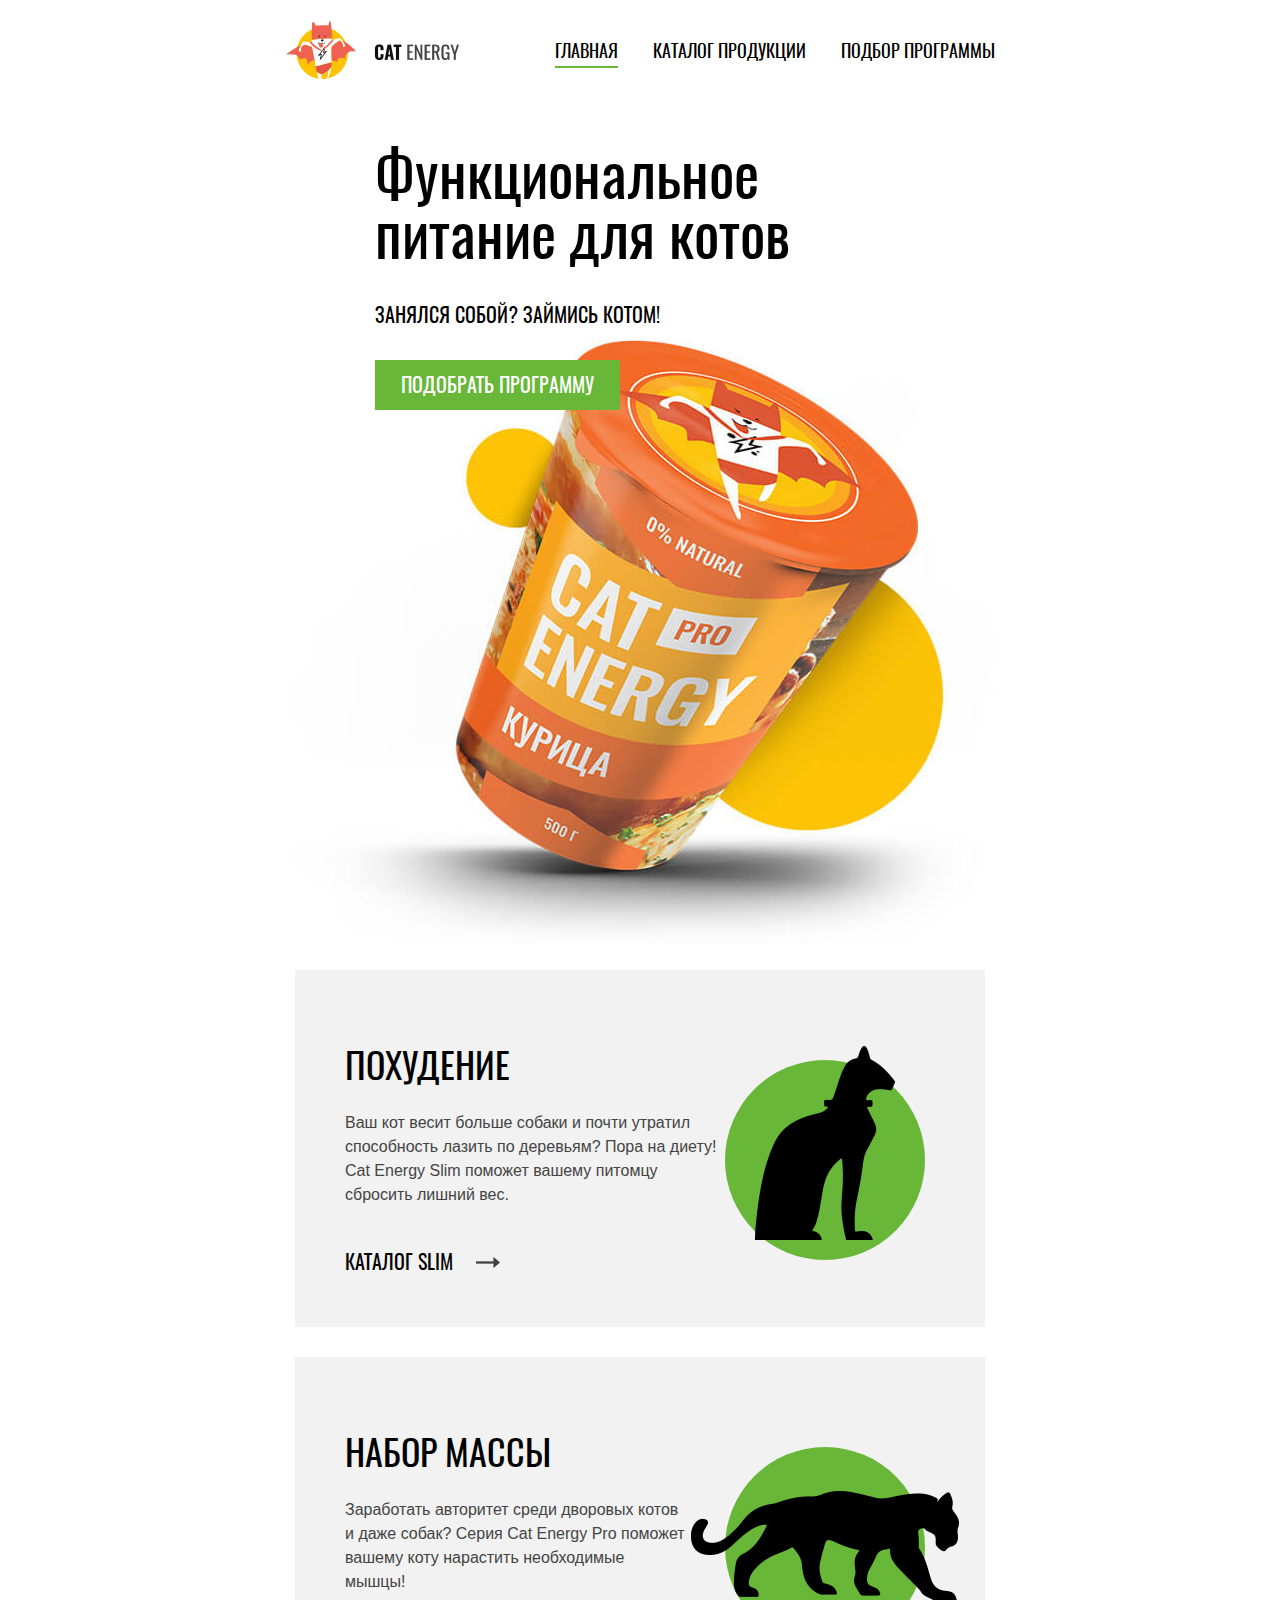
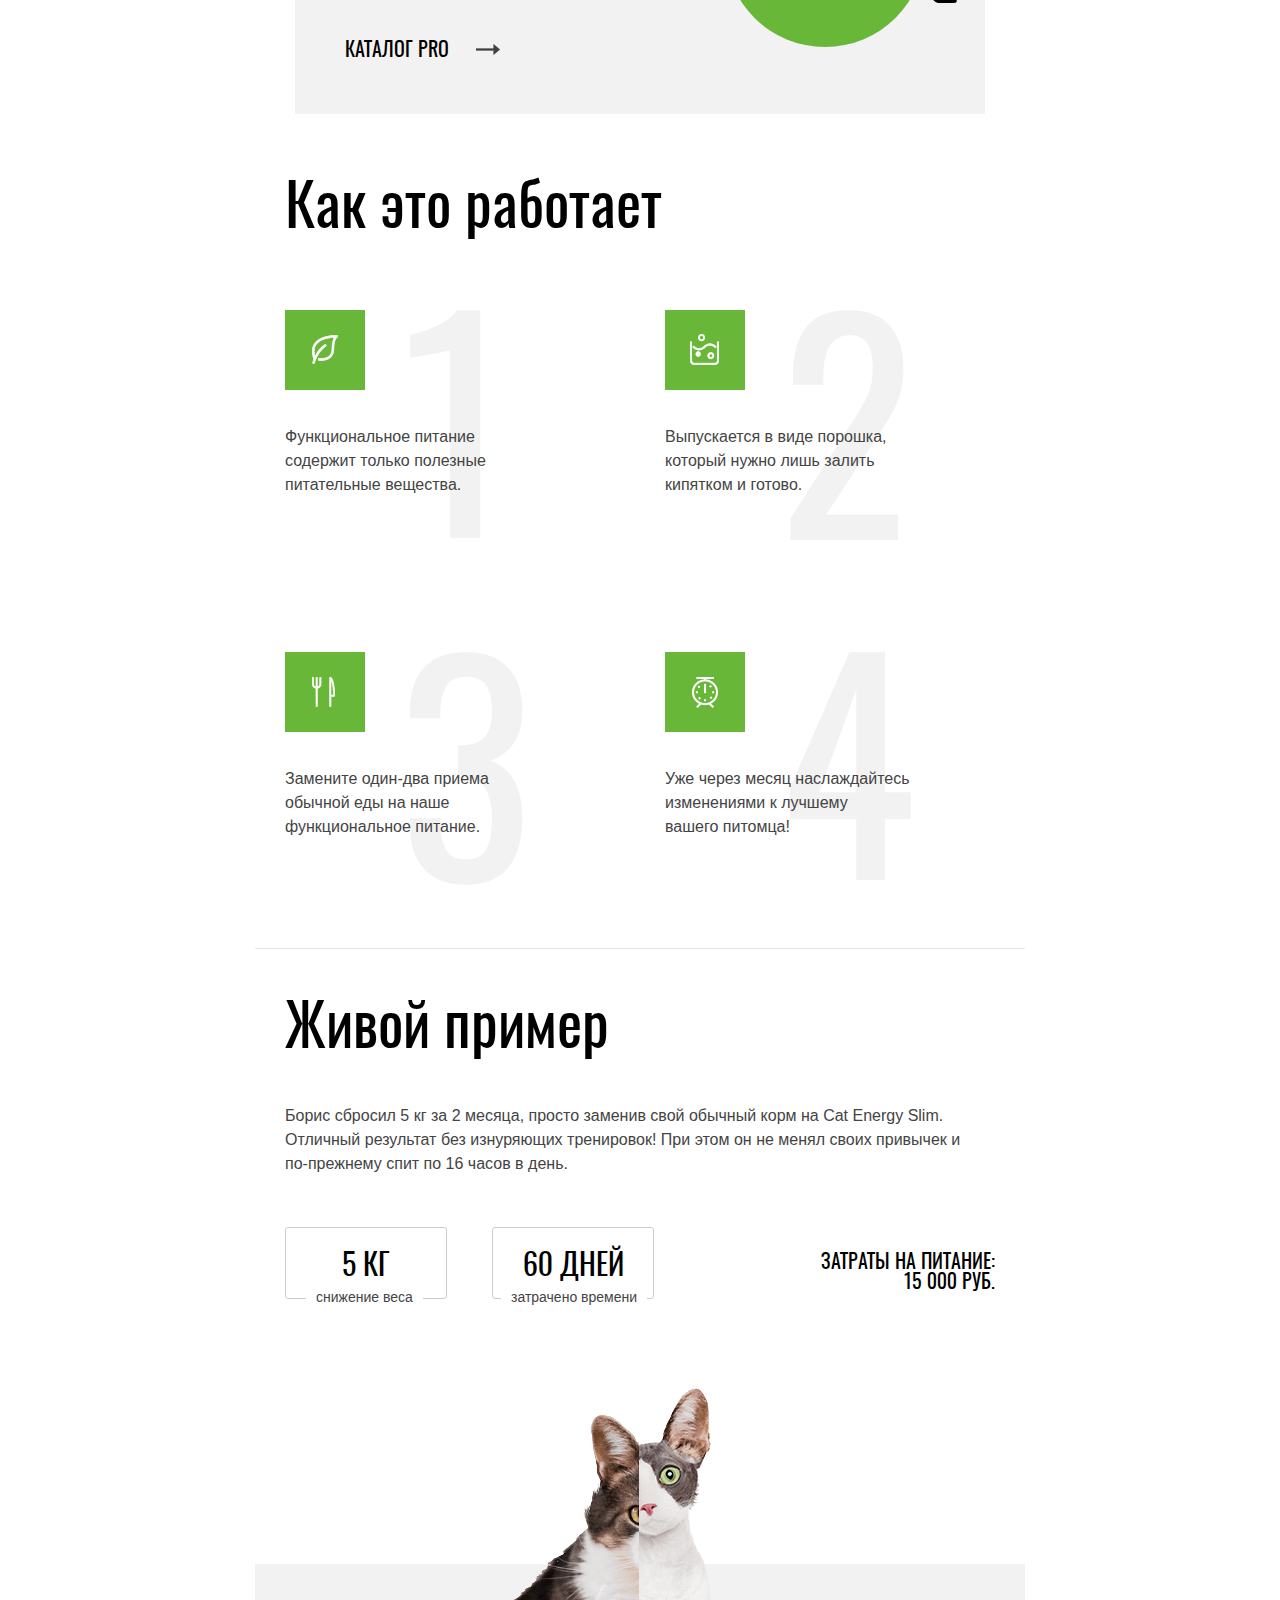
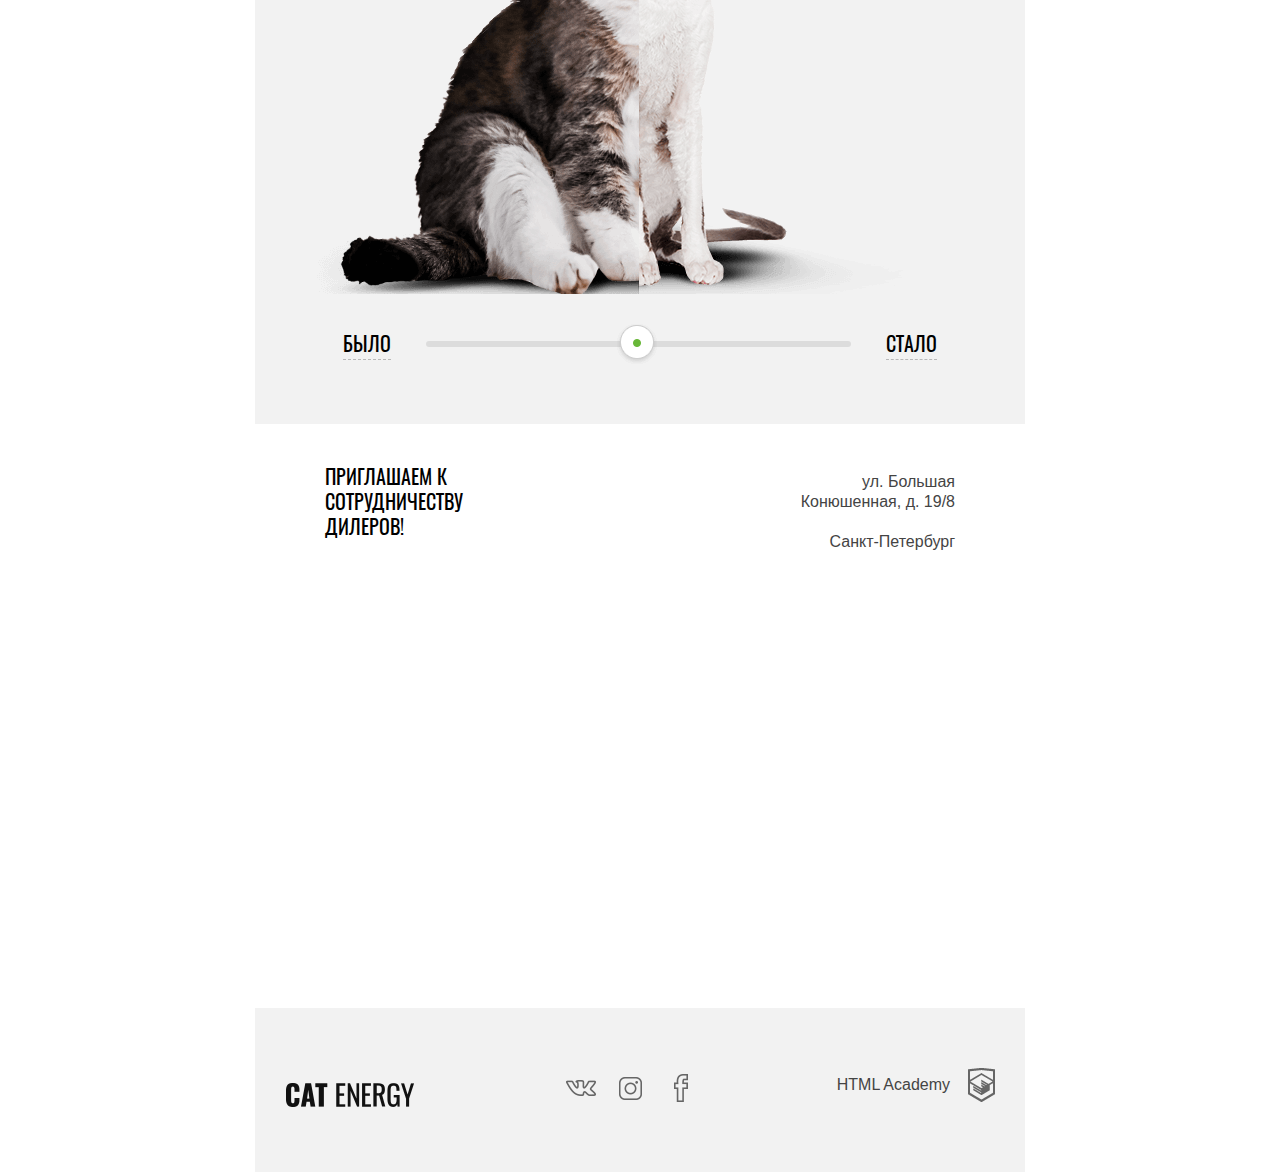
<file: main/index.html>
<!DOCTYPE html>
<html lang="ru" dir="ltr">
  <head>
    <meta name="viewport" content="width=device-width,initial-scale=1">
    <link rel="stylesheet" href="css/normalize.css">
    <link rel="stylesheet" href="css/style-min.css">
    <meta charset="utf-8">
    <title>Cat-energy</title>
  </head>
  <body>
    <div class="desk--fon"></div>
    <div class="exemple--fon"></div>
    <div class="container">
    <header class="header__block">
      <a href="#" class="header__logo">Logo</a>
      <a href="#" class="header__logo logo--title">Cat-energy</a>
      <button class="btn__burger" type="button" name="button">Меню</button>
    </header>
    <section class="menu__block">
      <ul class="menu__list">
        <li><a class="menu__item menu--active" href="#">Главная</a></li>
        <li><a class="menu__item" href="#">Каталог продукции</a></li>
        <li><a class="menu__item" href="#">Подбор программы</a></li>
      </ul>
      <h3 class="title--hidden">Меню</h3>
    </section>
    <main>
      <section class="promo__block">
        <h2 class="promo__title">Функциональное питание для котов</h2>
        <p class="promo__text">Занялся собой? Займись котом!</p>
        <img class="promo__img" src="img/index-can-mobile.png" alt="Еда">
        <a class="btn" href="#">Подобрать программу</a>
      </section>
      <section class="catalogs__block">
        <div class="catalog__block catalog--slim">
          <h4 class="catalog__title title--slim">Похудение</h4>
          <p class="catalog__text">Ваш кот весит больше собаки и почти утратил способность лазить по деревьям? Пора на диету! Cat Energy Slim поможет вашему питомцу сбросить лишний вес.</p>
          <a class="catalog__btn" href="#">Каталог slim</a>
        </div>
        <div class="catalog__block catalog--pro">
          <h4 class="catalog__title title--pro">Набор массы</h4>
          <p class="catalog__text text--pro">Заработать авторитет среди дворовых котов и даже собак? Серия Cat Energy Pro поможет вашему коту нарастить необходимые мышцы!</p>
          <a class="catalog__btn" href="#">Каталог pro</a>
        </div>
      </section>
      <section class="info__block">
        <h3 class="info__title">Как это работает</h3>
        <div class="info__wrapper">
          <p class="info__text text--1">Функциональное питание содержит только полезные питательные вещества.</p>
          <p class="info__text text--2">Выпускается в виде порошка, который нужно лишь залить кипятком и готово.</p>
          <p class="info__text text--3">Замените один-два приема обычной еды на наше функциональное питание.</p>
          <p class="info__text text--4">Уже через месяц наслаждайтесь изменениями к лучшему <br class="text--tablet"> вашего питомца!</p>
        </div>
      </section>
      <section class="exemple__block">
        <div class="exemple__box-2">
          <h3 class="exemple__title">Живой пример</h3>
          <p class="exemple__text">Борис сбросил 5 кг за 2 месяца, просто заменив свой обычный корм на Cat Energy Slim. Отличный результат без изнуряющих тренировок! При этом он не менял своих привычек и по-прежнему спит по 16 часов в день.</p>
          <div class="exemple__box">
            <div class="exemple__wrapper">
              <b class="statistic__number">5 кг <span class="exemple__statistic">снижение веса</span></b>
              <b class="statistic__number">60 дней <span class="exemple__statistic number--2">затрачено времени</span></b>
            </div>
            <p class="exemple__price">Затраты на питание: <span>15 000 руб.</span></p>
          </div>
        </div>
        <div class="exemple__box-3">
          <div class="exemple__slider">
            <picture>
              <source media="(min-width:770px)" srcset = "img/after-desktop.png">
              <img class="exemple__img img--after" src="img/after-mobile.png" alt="до">
            </picture>
            <picture>
              <source media="(min-width:770px)" srcset = "img/before-desktop.png">
              <img class="exemple__img img--before" src="img/before-mobile.png" alt="после">
            </picture>
            <div class="slider--fon"></div>
          </div>
          <div class="range__wrapper">
            <span class="range__text">Было</span>
            <input class="exemple__range" type="range" name="before-after" min="1" max="100" step="1" value="50">
            <span class="range__text">Стало</span>
          </div>
        </div>
      </section>
      <section class="contact__block">
        <h3 class="title--hidden">Контакты</h3>
        <div class="contact__wrapper">
          <p class="contact__text">Приглашаем к сотрудничеству дилеров!</p>
          <p class="contact__address">ул. Большая Конюшенная, д. 19/8 <span class="address__city">Санкт-Петербург</span></p>
        </div>
        <iframe class="contact__map" src="https://www.google.com/maps/embed?pb=!1m18!1m12!1m3!1d1998.762454832353!2d30.319337216005955!3d59.93608378187524!2m3!1f0!2f0!3f0!3m2!1i1024!2i768!4f13.1!3m3!1m2!1s0x469631057d105877%3A0x91c16b0cf63dfa74!2z0JHQvtC70YzRiNCw0Y8g0JrQvtC90Y7RiNC10L3QvdCw0Y8g0YPQu9C40YbQsA!5e0!3m2!1sru!2sru!4v1551460499196" style="border:0" allowfullscreen></iframe>
      </section>
    </main>
    <footer class="footer__block">
      <a href="#" class="header__logo logo--footer">Cat-energy</a>
      <ul class="footer__socials">
        <li><a class="media__item item--vk" href="#">Vk</a></li>
        <li><a class="media__item item--inst" href="#">Inst</a></li>
        <li><a class="media__item item--fb" href="#">Facebook</a></li>
      </ul>
      <a class="footer__creater" href="#">HTML Academy</a>
    </footer>
    </div>
    <div class="footer--fon"></div>
    <div class="contact--fon"><iframe class="contact__map" src="https://www.google.com/maps/embed?pb=!1m18!1m12!1m3!1d1998.762454832353!2d30.319337216005955!3d59.93608378187524!2m3!1f0!2f0!3f0!3m2!1i1024!2i768!4f13.1!3m3!1m2!1s0x469631057d105877%3A0x91c16b0cf63dfa74!2z0JHQvtC70YzRiNCw0Y8g0JrQvtC90Y7RiNC10L3QvdCw0Y8g0YPQu9C40YbQsA!5e0!3m2!1sru!2sru!4v1551460499196" style="border:0" allowfullscreen></iframe></div>
  </body>
</html>
</file>
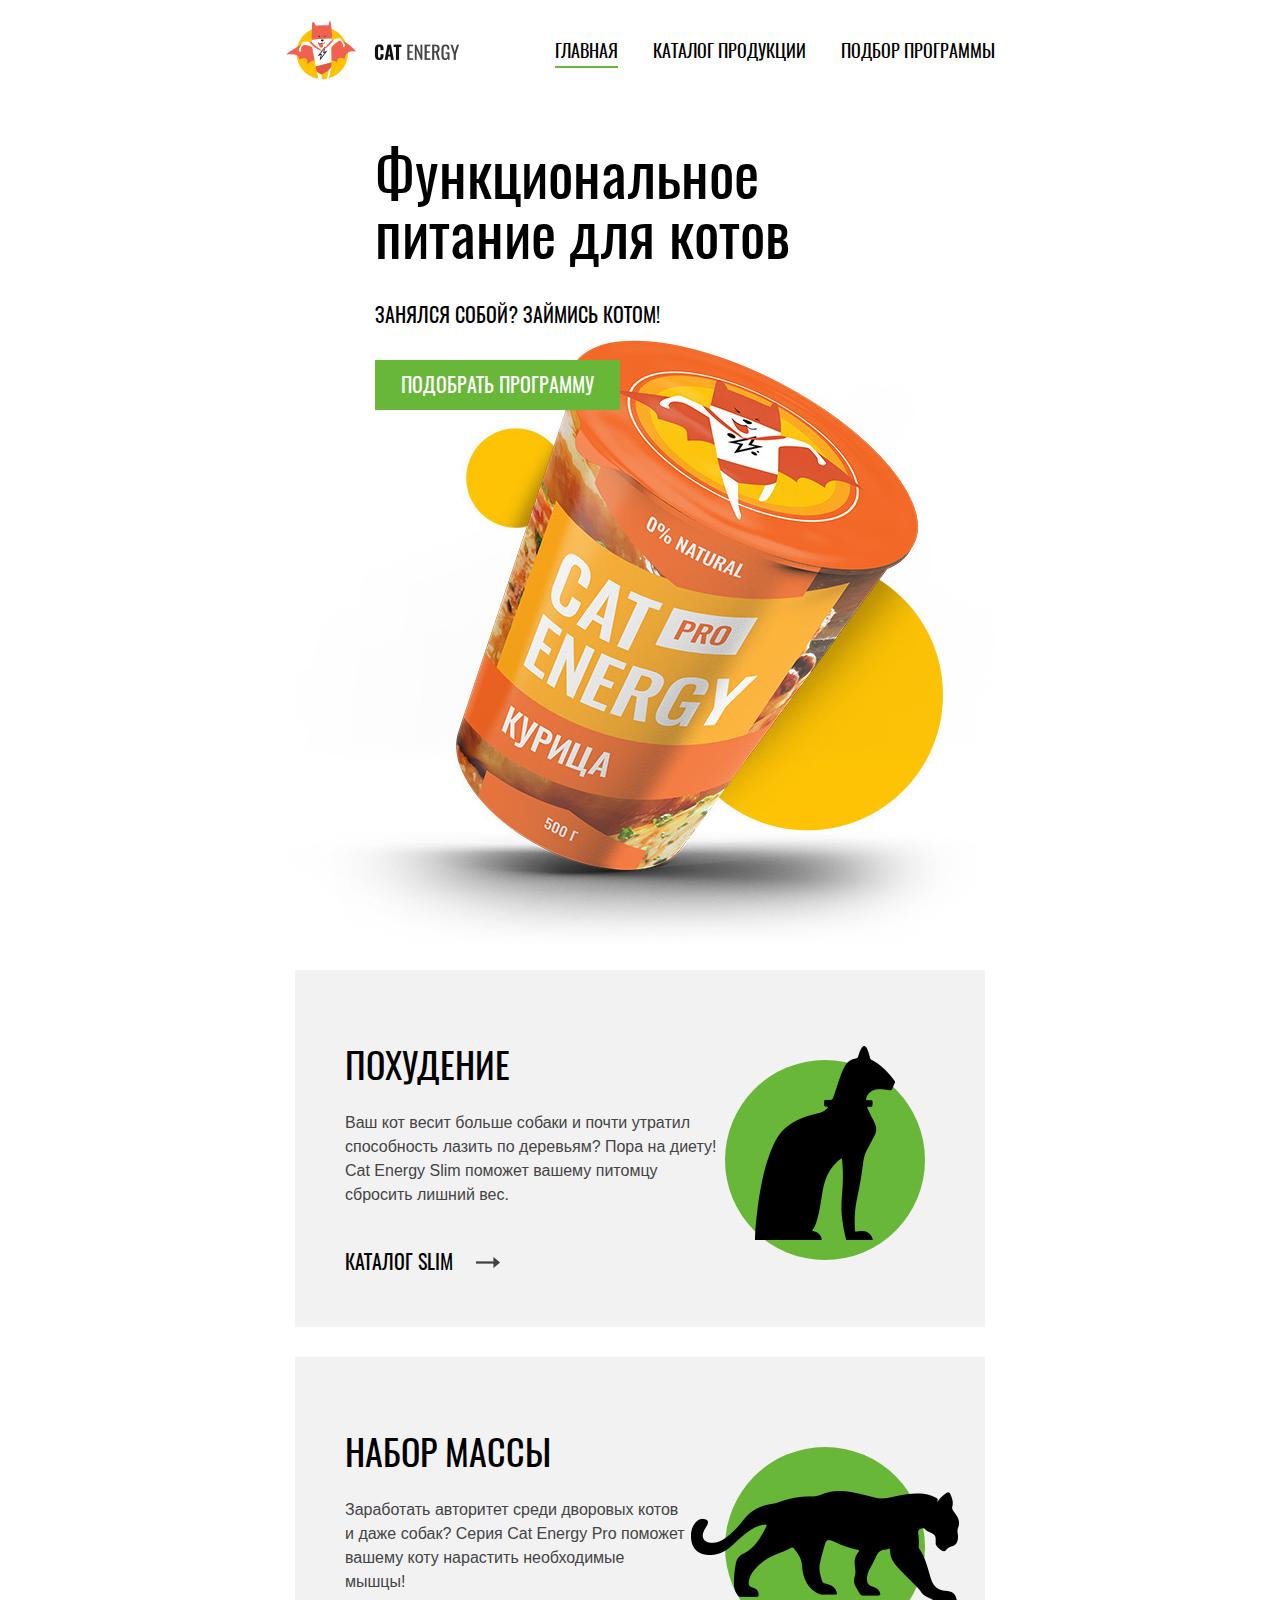
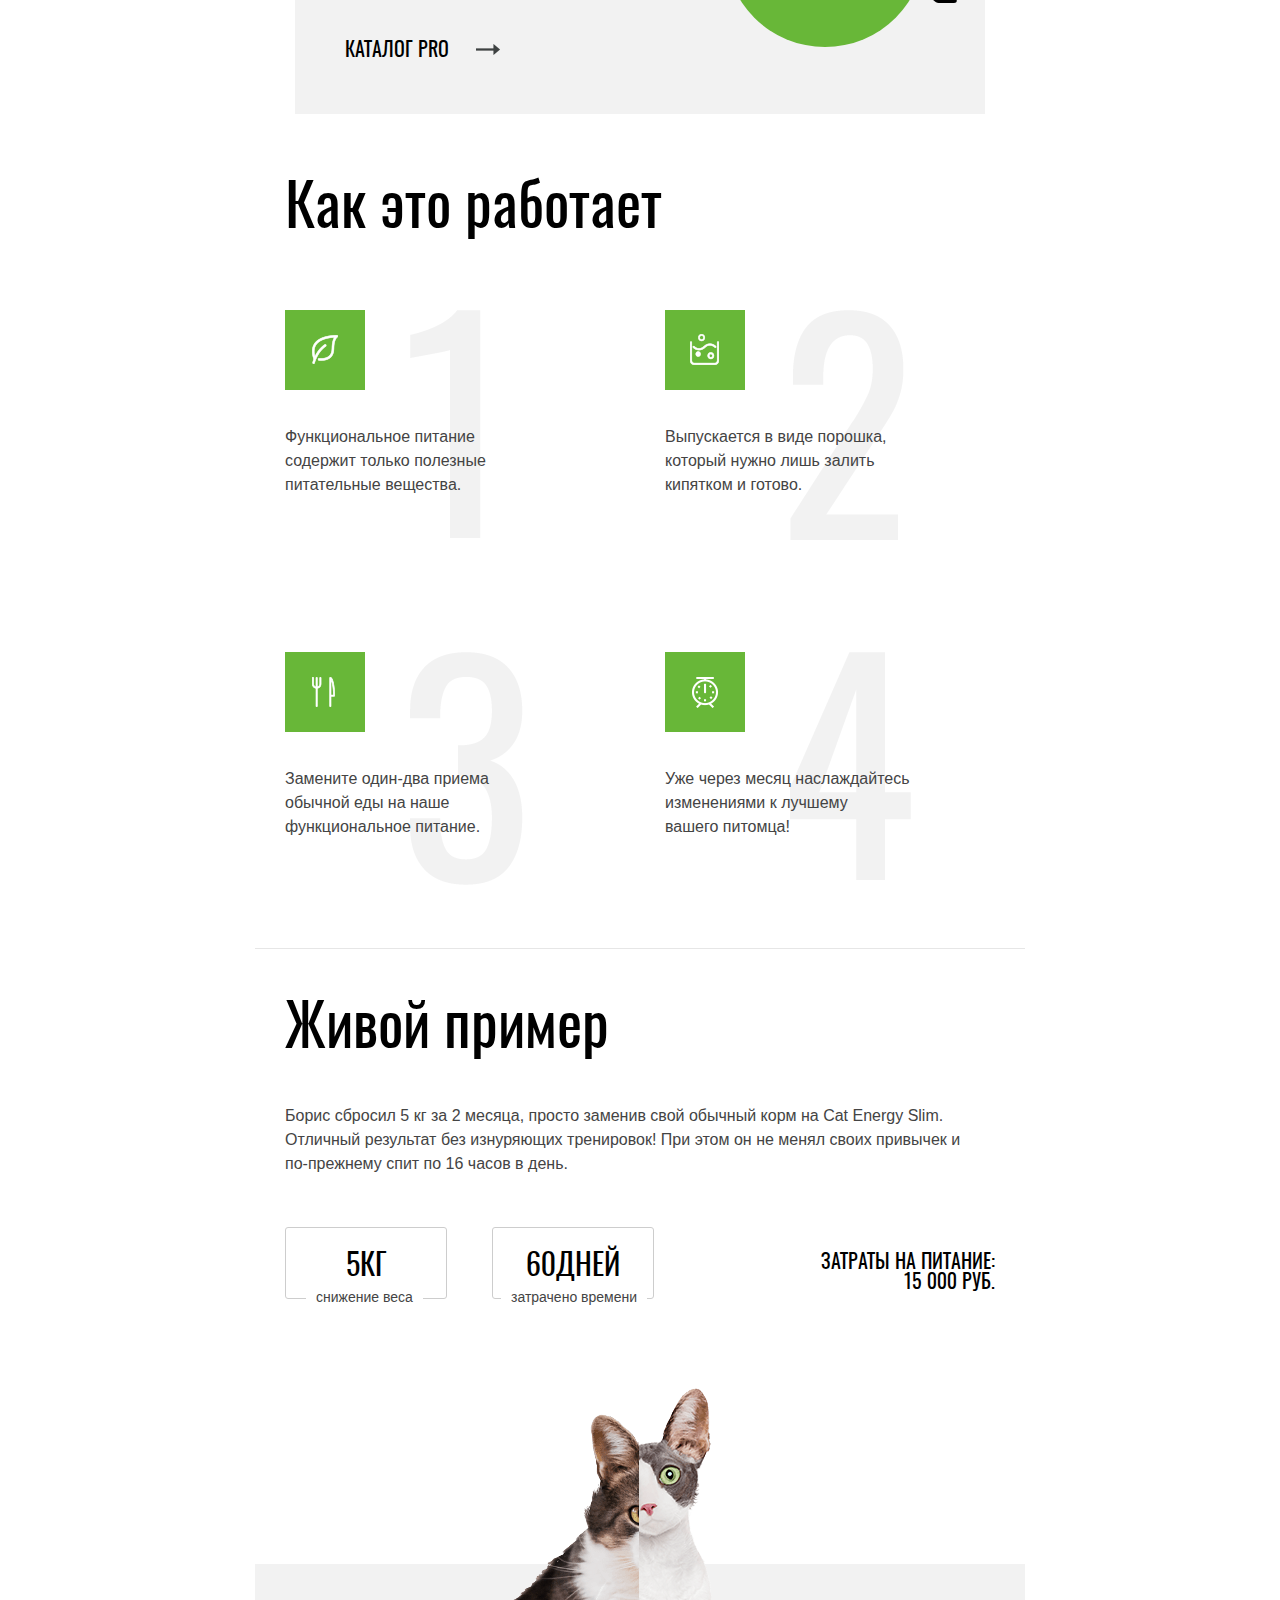
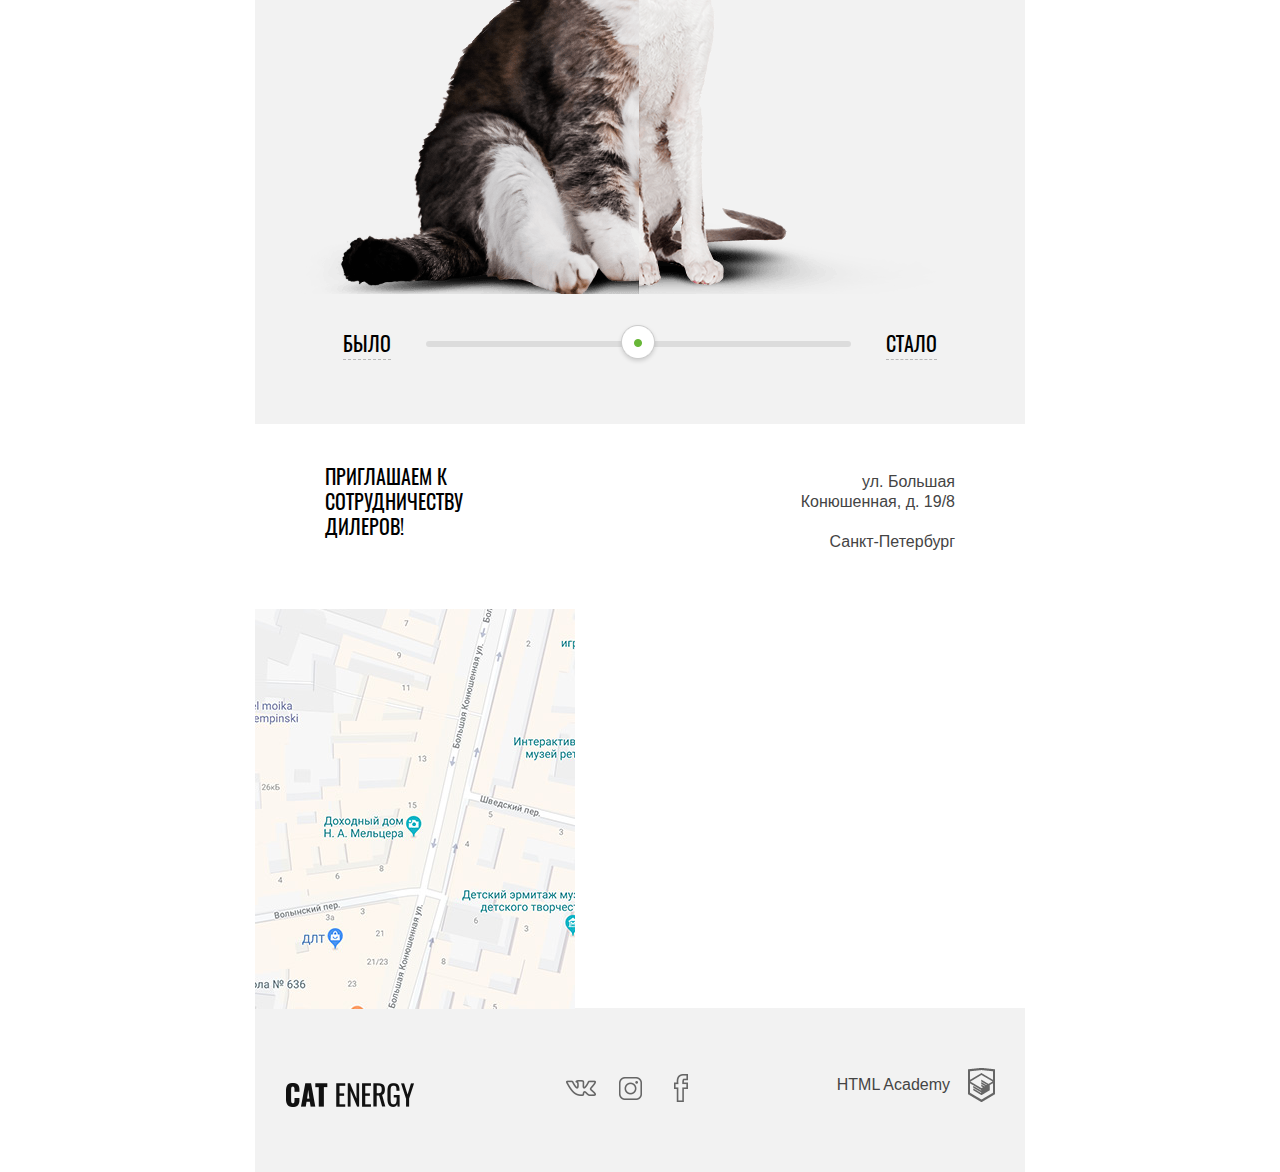
<file: sources/index.html>
<!DOCTYPE html>
<html lang="ru" dir="ltr">
  <head>
    <meta name="viewport" content="width=device-width,initial-scale=1">
    <link rel="stylesheet" href="css/normalize.css">
    <link rel="stylesheet" href="css/style.css">
    <meta charset="utf-8">
    <title>Cat-energy</title>
  </head>
  <body>
    <div class="container">
    <header class="header__block">
      <a href="#" class="header__logo">Logo</a>
      <a href="#" class="header__logo logo--title">Cat-energy</a>
      <button class="btn__burger" type="button" name="button">Меню</button>
    </header>
    <section class="menu__block">
      <ul class="menu__list">
        <li><a class="menu__item menu--active" href="#">Главная</a></li>
        <li><a class="menu__item" href="#">Каталог продукции</a></li>
        <li><a class="menu__item" href="#">Подбор программы</a></li>
      </ul>
    </section>
    <main>
      <section class="promo__block">
        <h1 class="promo__title">Функциональное питание для котов</h2>
        <p class="promo__text">Занялся собой? Займись котом!</p>
        <img class="promo__img" src="img/index-can-mobile.png" alt="Еда">
        <a class="btn" href="#">Подобрать программу</a>
      </section>
      <section class="catalogs__block">
        <div class="catalog__block catalog--slim">
          <h4 class="catalog__title title--slim">Похудение</h4>
          <p class="catalog__text">Ваш кот весит больше собаки и почти утратил способность лазить по деревьям? Пора на диету! Cat Energy Slim поможет вашему питомцу сбросить лишний вес.</p>
          <a class="catalog__btn" href="#">Каталог slim</a>
        </div>
        <div class="catalog__block catalog--pro">
          <h4 class="catalog__title title--pro">Набор массы</h4>
          <p class="catalog__text text--pro">Заработать авторитет среди дворовых котов и даже собак? Серия Cat Energy Pro поможет вашему коту нарастить необходимые мышцы!</p>
          <a class="catalog__btn" href="#">Каталог pro</a>
        </div>
      </section>
      <section class="info__block">
        <h3 class="info__title">Как это работает</h3>
        <div class="info__wrapper">
          <p class="info__text text--1">Функциональное питание содержит только полезные питательные вещества.</p>
          <p class="info__text text--2">Выпускается в виде порошка, который нужно лишь залить кипятком и готово.</p>
          <p class="info__text text--3">Замените один-два приема обычной еды на наше функциональное питание.</p>
          <p class="info__text text--4">Уже через месяц наслаждайтесь изменениями к лучшему <br class="text--tablet"> вашего питомца!</p>
        </div>
      </section>
      <section class="exemple__block">
        <h3 class="exemple__title">Живой пример</h3>
        <p class="exemple__text">Борис сбросил 5 кг за 2 месяца, просто заменив свой обычный корм на Cat Energy Slim. Отличный результат без изнуряющих тренировок! При этом он не менял своих привычек и по-прежнему спит по 16 часов в день.</p>
        <div class="exemple__box">
          <div class="exemple__wrapper">
            <b class="statistic__number">5кг <span class="exemple__statistic">снижение веса</span></b>
            <b class="statistic__number">60дней <span class="exemple__statistic number--2">затрачено времени</span></b>
          </div>
          <p class="exemple__price">Затраты на питание: 15 000 руб.</p>
        </div>
        <div class="exemple__slider">
          <picture>
            <source media="(min-width:770px)" srcset = "img/after-desktop.png">
            <img class="exemple__img img--after" src="img/after-mobile.png" alt="до">
          </picture>
          <picture>
            <source media="(min-width:770px)" srcset = "img/before-desktop.png">
            <img class="exemple__img img--before" src="img/before-mobile.png" alt="после">
          </picture>
          <div class="slider--fon"></div>
        </div>
        <div class="range__wrapper">
          <span class="range__text">Было</span>
          <input class="exemple__range" type="range" name="" value="">
          <span class="range__text">Стало</span>
        </div>
      </section>
      <section class="contact__block">
        <div class="contact__wrapper">
          <p class="contact__text">Приглашаем к сотрудничеству дилеров!</p>
          <p class="contact__address">ул. Большая Конюшенная, д. 19/8 <span class="address__city">Санкт-Петербург</span></p>
        </div>
        <img src="img/map.jpg" alt="Карта">
      </section>
    </main>
    <footer class="footer__block">
      <a href="#" class="header__logo logo--footer">Cat-energy</a>
      <ul class="footer__socials">
        <li><a class="media__item item--vk" href="#">Vk</a></li>
        <li><a class="media__item item--inst" href="#">Inst</a></li>
        <li><a class="media__item item--fb" href="#">Facebook</a></li>
      </ul>
      <a class="footer__creater" href="#">HTML Academy</a>
    </footer>
    </div>
  </body>
</html>
</file>
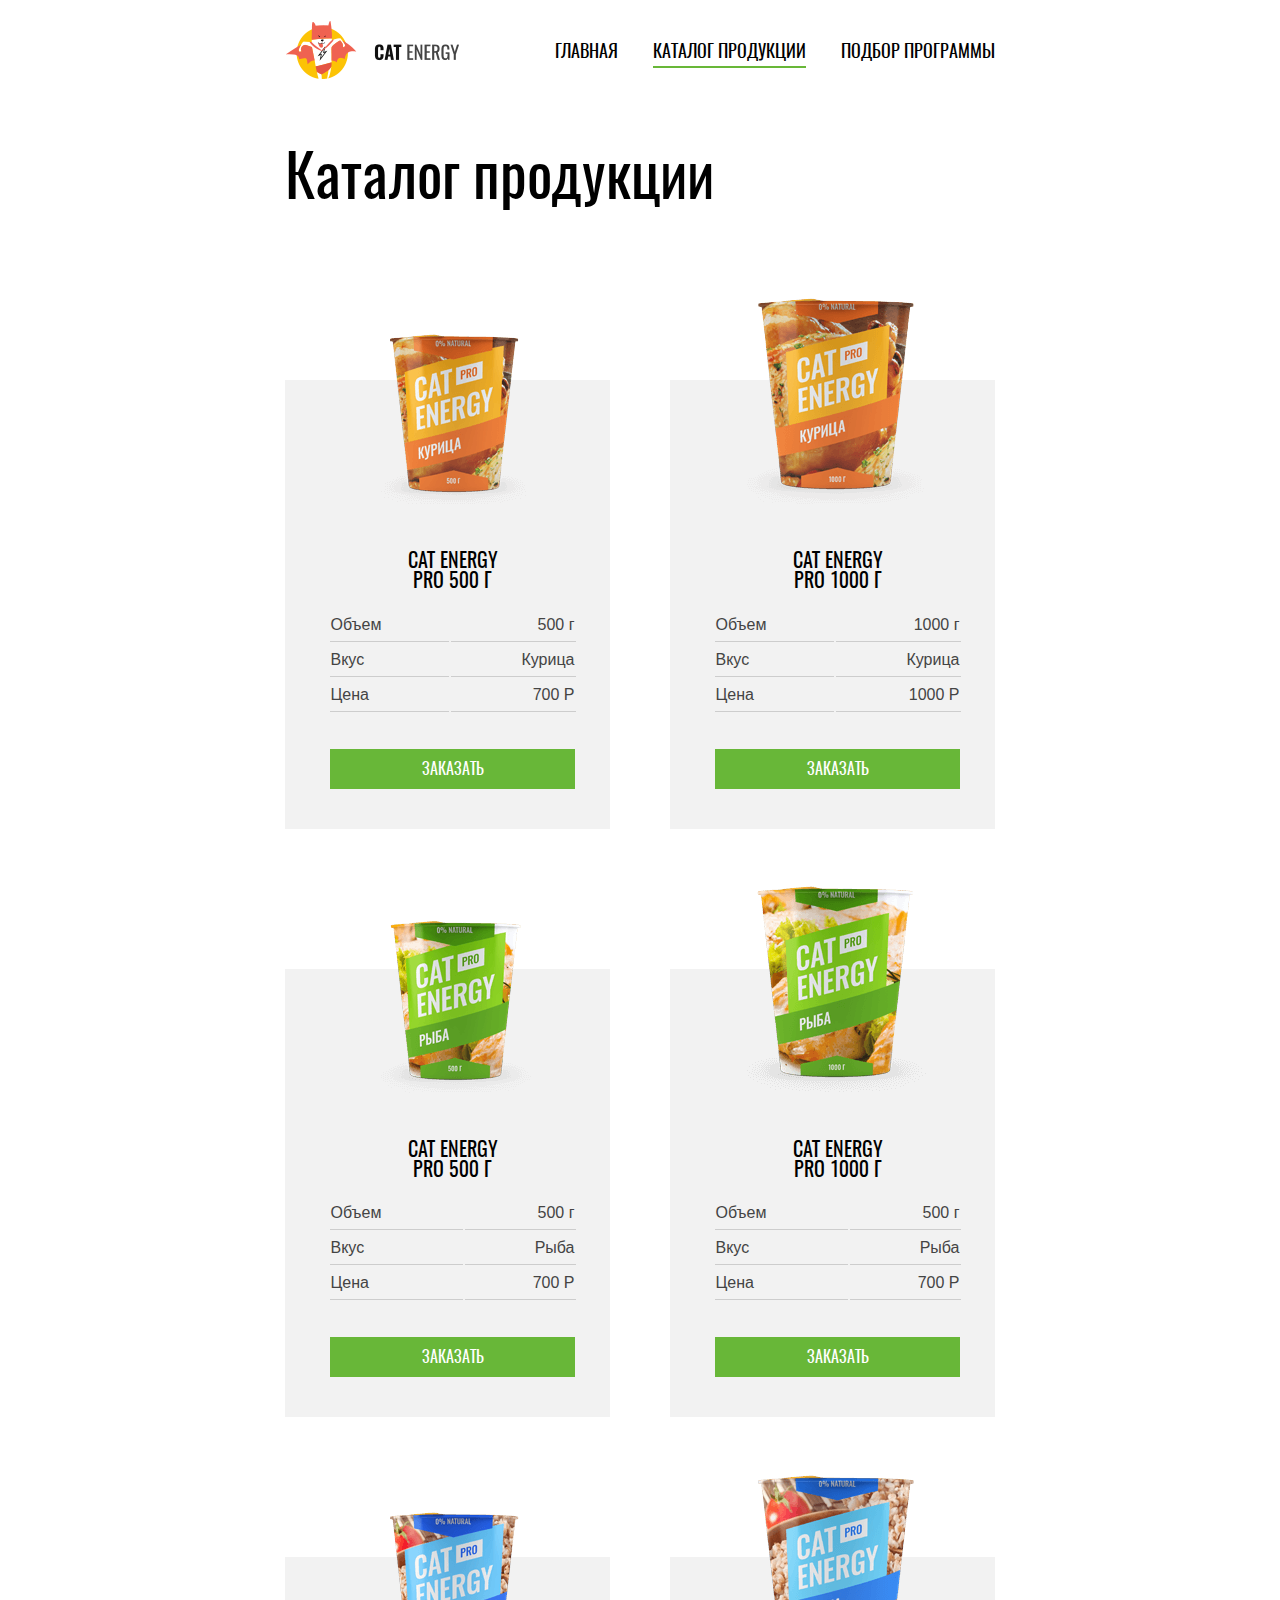
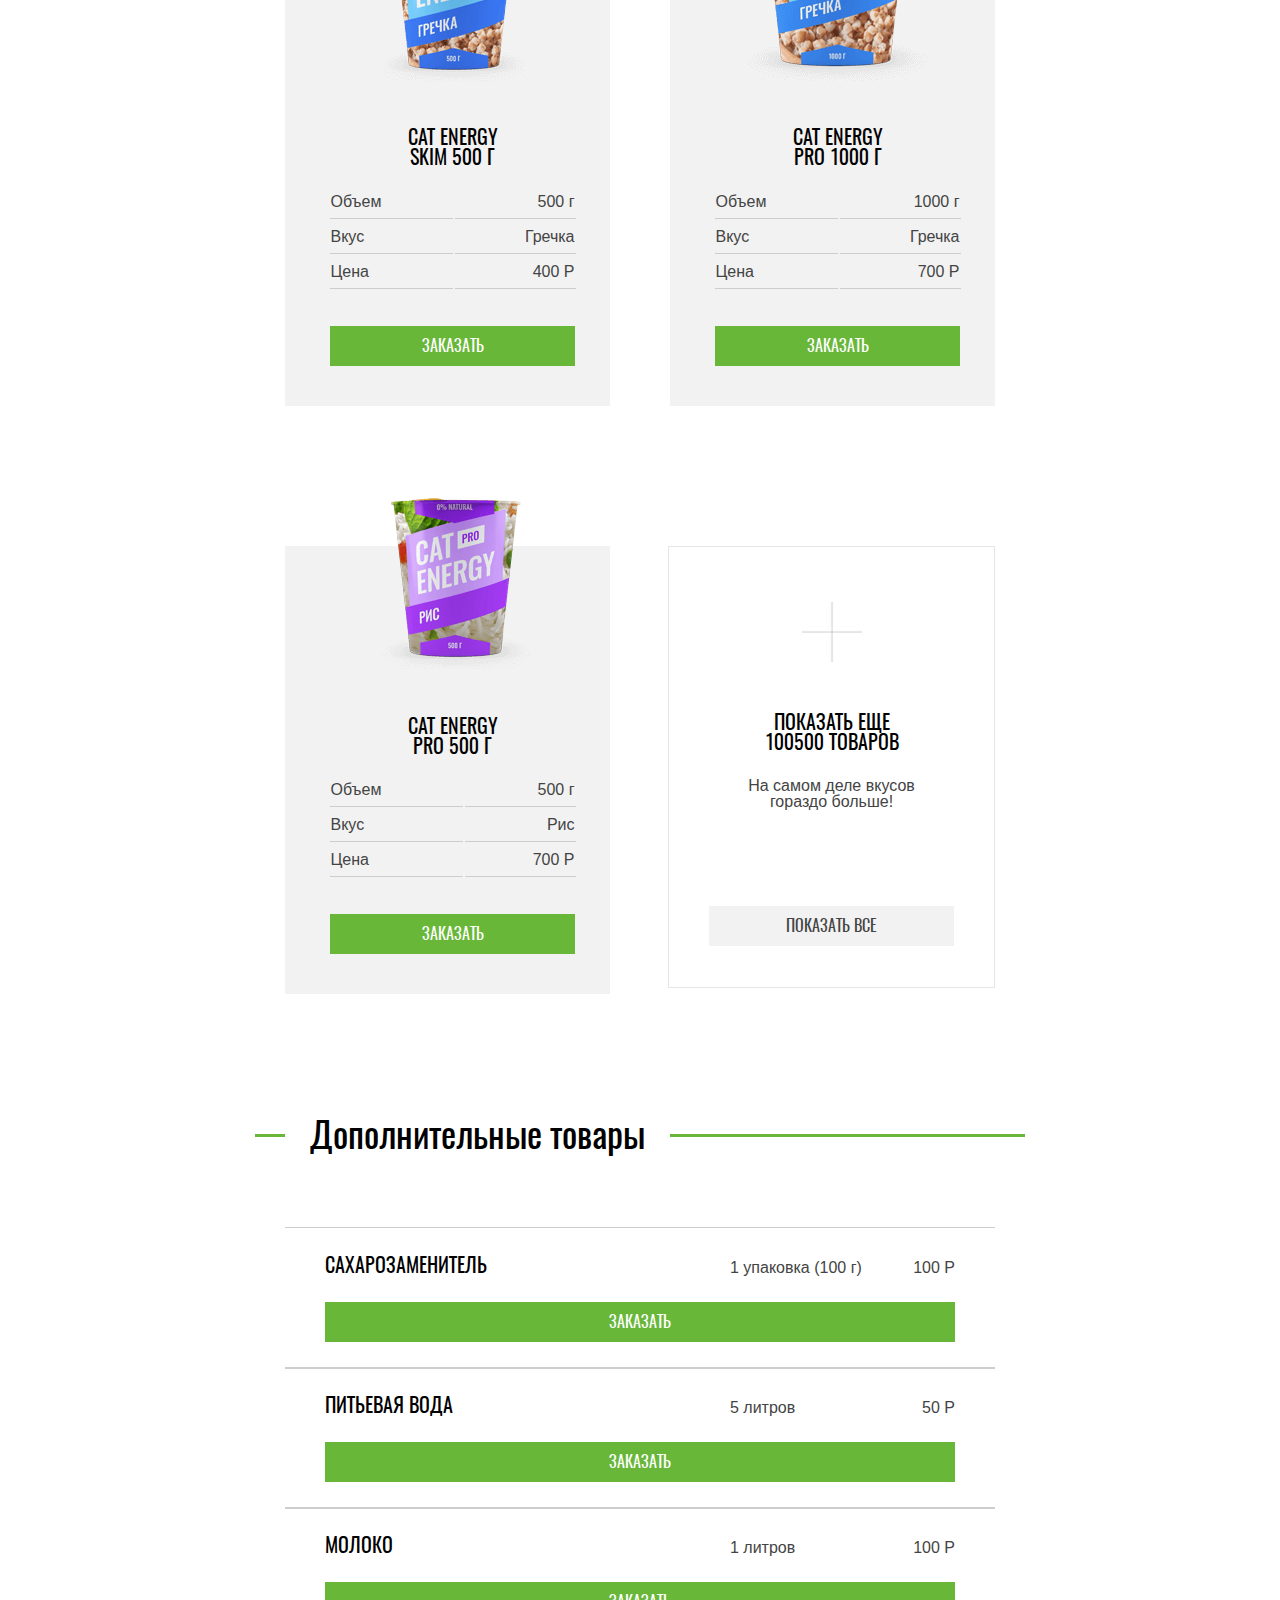
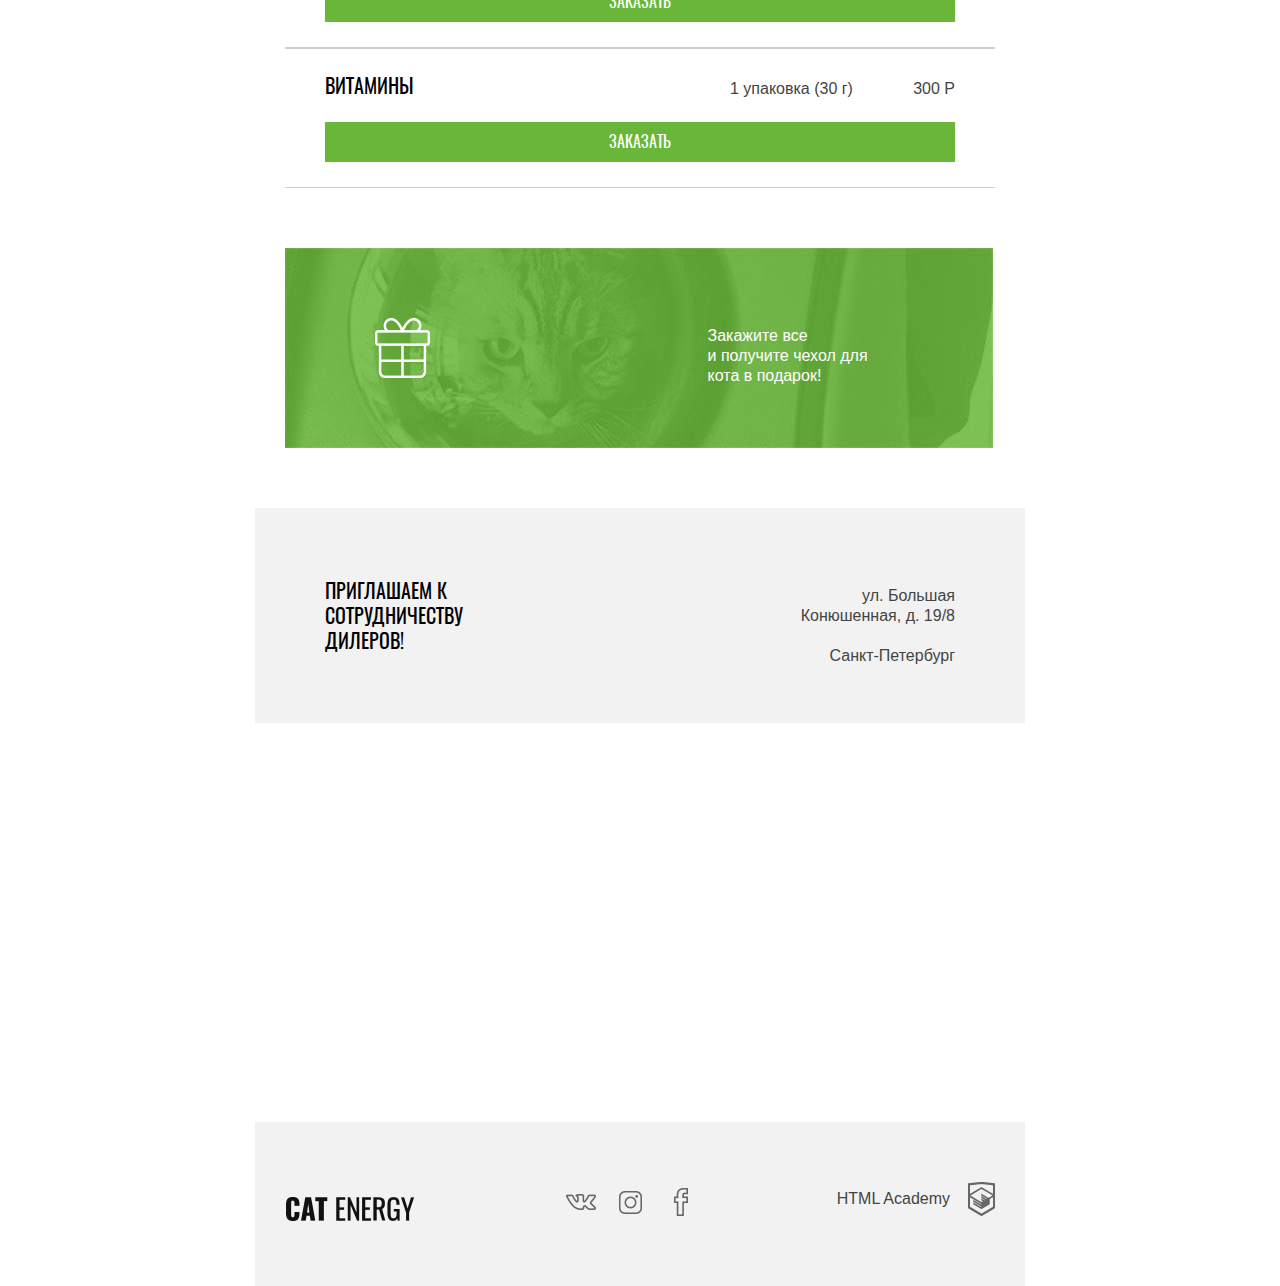
<file: main/catalog.html>
<!DOCTYPE html>
<html lang="ru" dir="ltr">
  <head>
    <meta name="viewport" content="width=device-width,initial-scale=1">
    <link rel="stylesheet" href="css/normalize.css">
    <link rel="stylesheet" href="css/style-min.css">
    <meta charset="utf-8">
    <title>Cat-energy</title>
  </head>
  <body>
    <div class="container">
    <header class="header__block">
      <a href="#" class="header__logo">Logo</a>
      <a href="#" class="header__logo logo--title">Cat-energy</a>
      <button class="btn__burger" type="button" name="button">Меню</button>
    </header>
    <section class="menu__block">
      <ul class="menu__list menu--catalog">
        <li><a class="menu__item" href="#">Главная</a></li>
        <li><a class="menu__item menu--active" href="#">Каталог продукции</a></li>
        <li><a class="menu__item" href="#">Подбор программы</a></li>
      </ul>
      <h3 class="title--hidden">Меню</h3>
    </section>
    <main>
      <section class="tovats__block">
        <h1 class="tovats__title">Каталог продукции</h1>
        <div class="tovats__wrapper">
          <div class="tovat__block">
            <picture>
              <source media="(min-width: 770px)" srcset="img/catalog-1-tablet.png">
              <img class="tovat__img" src="img/catalog-1-mobile.jpg" alt="Cat Energy PRO 500 г">
            </picture>
            <div class="tovat__wrapper">
              <h4 class="tovat__title">Cat Energy PRO 500 г</h4>
              <table class="tovat__info">
                <tr>
                  <td class="info__name">Объем</td><td class="info__value">500 г</td>
                </tr>
                <tr>
                  <td class="info__name">Вкус</td><td class="info__value">Курица</td>
                </tr>
                <tr>
                  <td class="info__name">Цена</td><td class="info__value">700 Р</td>
                </tr>
              </table>
            </div>
            <a class="btn btn--tovat" href="#">Заказать</a>
          </div>
          <div class="tovat__block">
            <picture>
              <source media="(min-width: 770px)" srcset="img/catalog-2-tablet.png">
              <img class="tovat__img img--2" src="img/catalog-2-mobile.jpg" alt="Cat Energy PRO 1000 г">
            </picture>
            <div class="tovat__wrapper">
              <h4 class="tovat__title">Cat Energy PRO 1000 г</h4>
              <table class="tovat__info">
                <tr>
                  <td class="info__name">Объем</td><td class="info__value">1000 г</td>
                </tr>
                <tr>
                  <td class="info__name">Вкус</td><td class="info__value">Курица</td>
                </tr>
                <tr>
                  <td class="info__name">Цена</td><td class="info__value">1000 Р</td>
                </tr>
              </table>
            </div>
            <a class="btn btn--tovat" href="#">Заказать</a>
          </div>
          <div class="tovat__block">
            <picture>
              <source media="(min-width: 770px)" srcset="img/catalog-3-tablet.png">
              <img class="tovat__img" src="img/catalog-3-mobile.jpg" alt="Cat Energy PRO 500 г<">
            </picture>
            <div class="tovat__wrapper">
              <h4 class="tovat__title">Cat Energy PRO 500 г</h4>
              <table class="tovat__info">
                <tr>
                  <td class="info__name">Объем</td><td class="info__value">500 г</td>
                </tr>
                <tr>
                  <td class="info__name">Вкус</td><td class="info__value">Рыба</td>
                </tr>
                <tr>
                  <td class="info__name">Цена</td><td class="info__value">700 Р</td>
                </tr>
              </table>
            </div>
            <a class="btn btn--tovat" href="#">Заказать</a>
          </div>
          <div class="tovat__block">
            <picture>
              <source media="(min-width: 770px)" srcset="img/catalog-4-tablet.png">
              <img class="tovat__img img--2" src="img/catalog-4-mobile.jpg" alt="Cat Energy PRO 1000 г">
            </picture>
            <div class="tovat__wrapper">
              <h4 class="tovat__title">Cat Energy PRO 1000 г</h4>
              <table class="tovat__info">
                <tr>
                  <td class="info__name">Объем</td><td class="info__value">500 г</td>
                </tr>
                <tr>
                  <td class="info__name">Вкус</td><td class="info__value">Рыба</td>
                </tr>
                <tr>
                  <td class="info__name">Цена</td><td class="info__value">700 Р</td>
                </tr>
              </table>
            </div>
            <a class="btn btn--tovat" href="#">Заказать</a>
          </div>
          <div class="tovat__block">
            <picture>
              <source media="(min-width: 770px)" srcset="img/catalog-5-tablet.png">
              <img class="tovat__img" src="img/catalog-5-mobile.jpg" alt="Cat Energy Skim 500 г">
            </picture>
            <div class="tovat__wrapper">
              <h4 class="tovat__title">Cat Energy Skim 500 г</h4>
              <table class="tovat__info">
                <tr>
                  <td class="info__name">Объем</td><td class="info__value">500 г</td>
                </tr>
                <tr>
                  <td class="info__name">Вкус</td><td class="info__value">Гречка</td>
                </tr>
                <tr>
                  <td class="info__name">Цена</td><td class="info__value">400 Р</td>
                </tr>
              </table>
            </div>
            <a class="btn btn--tovat" href="#">Заказать</a>
          </div>
          <div class="tovat__block">
            <picture>
              <source media="(min-width: 770px)" srcset="img/catalog-6-tablet.png">
              <img class="tovat__img img--2" src="img/catalog-6-mobile.jpg" alt="Cat Energy PRO 1000 г">
            </picture>
            <div class="tovat__wrapper">
              <h4 class="tovat__title">Cat Energy PRO 1000 г</h4>
              <table class="tovat__info">
                <tr>
                  <td class="info__name">Объем</td><td class="info__value">1000 г</td>
                </tr>
                <tr>
                  <td class="info__name">Вкус</td><td class="info__value">Гречка</td>
                </tr>
                <tr>
                  <td class="info__name">Цена</td><td class="info__value">700 Р</td>
                </tr>
              </table>
            </div>
            <a class="btn btn--tovat" href="#">Заказать</a>
          </div>
          <div class="tovat__block">
            <picture>
              <source media="(min-width: 770px)" srcset="img/catalog-7-tablet.png">
              <img class="tovat__img" src="img/catalog-7-mobile.jpg" alt="Cat Energy PRO 500 г">
            </picture>
            <div class="tovat__wrapper">
              <h4 class="tovat__title">Cat Energy PRO 500 г</h4>
              <table class="tovat__info">
                <tr>
                  <td class="info__name">Объем</td><td class="info__value">500 г</td>
                </tr>
                <tr>
                  <td class="info__name">Вкус</td><td class="info__value">Рис</td>
                </tr>
                <tr>
                  <td class="info__name">Цена</td><td class="info__value">700 Р</td>
                </tr>
              </table>
            </div>
            <a class="btn btn--tovat" href="#">Заказать</a>
          </div>
          <div class="tovats__more">
            <h3 class="more__title">Показать еще 100500 товаров</h3>
            <p class="more__text">На самом деле вкусов гораздо больше!</p>
            <a class="btn btn--more" href="#">Показать все</a>
          </div>
        </div>
      </section>
      <section class="other-tovats__block">
        <h2 class="ots__title">Дополнительные товары</h2>
        <div class="ots__wrapper">
          <div class="other__tovat">
            <h4 class="ot__title">Сахарозаменитель</h4>
            <p class="ot__info"><span>1 упаковка (100 г)</span><span>100 Р</span></p>
            <a class="btn btn--tovat" href="#">Заказать</a>
          </div>
          <div class="other__tovat">
            <h4 class="ot__title">Питьевая вода</h4>
            <p class="ot__info"><span>5 литров</span><span>50 Р</span></p>
            <a class="btn btn--tovat" href="#">Заказать</a>
          </div>
          <div class="other__tovat">
            <h4 class="ot__title">Молоко</h4>
            <p class="ot__info"><span>1 литров</span><span>100 Р</span></p>
            <a class="btn btn--tovat" href="#">Заказать</a>
          </div>
          <div class="other__tovat">
            <h4 class="ot__title">Витамины</h4>
            <p class="ot__info"><span>1 упаковка (30 г)</span><span>300 Р</span></p>
            <a class="btn btn--tovat" href="#">Заказать</a>
          </div>
        </div>
        <div class="gift__wrapper">
          <p class="ots__gift">Закажите все<br> и получите чехол для кота в подарок!</p>
        </div>
      </section>
      <section class="contact__block">
        <h3 class="title--hidden">Контакты</h3>
        <div class="contact__wrapper contact--catalog">
          <p class="contact__text">Приглашаем к сотрудничеству дилеров!</p>
          <p class="contact__address">ул. Большая Конюшенная, д. 19/8 <span class="address__city">Санкт-Петербург</span></p>
        </div>
        <iframe class="contact__map" src="https://www.google.com/maps/embed?pb=!1m18!1m12!1m3!1d1998.762454832353!2d30.319337216005955!3d59.93608378187524!2m3!1f0!2f0!3f0!3m2!1i1024!2i768!4f13.1!3m3!1m2!1s0x469631057d105877%3A0x91c16b0cf63dfa74!2z0JHQvtC70YzRiNCw0Y8g0JrQvtC90Y7RiNC10L3QvdCw0Y8g0YPQu9C40YbQsA!5e0!3m2!1sru!2sru!4v1551460499196" style="border:0" allowfullscreen></iframe>
      </section>
    </main>
    <footer class="footer__block">
      <a href="#" class="header__logo logo--footer">Cat-energy</a>
      <ul class="footer__socials">
        <li><a class="media__item item--vk" href="#">Vk</a></li>
        <li><a class="media__item item--inst" href="#">Inst</a></li>
        <li><a class="media__item item--fb" href="#">Facebook</a></li>
      </ul>
      <a class="footer__creater" href="#">HTML Academy</a>
    </footer>
    </div>
    <div class="contact--fon fon--catalog"><iframe class="contact__map" src="https://www.google.com/maps/embed?pb=!1m18!1m12!1m3!1d1998.762454832353!2d30.319337216005955!3d59.93608378187524!2m3!1f0!2f0!3f0!3m2!1i1024!2i768!4f13.1!3m3!1m2!1s0x469631057d105877%3A0x91c16b0cf63dfa74!2z0JHQvtC70YzRiNCw0Y8g0JrQvtC90Y7RiNC10L3QvdCw0Y8g0YPQu9C40YbQsA!5e0!3m2!1sru!2sru!4v1551460499196" style="border:0" allowfullscreen></iframe></div>
    <div class="ots--border"></div>
    <div class="footer--fon"></div>
  </body>
</file>
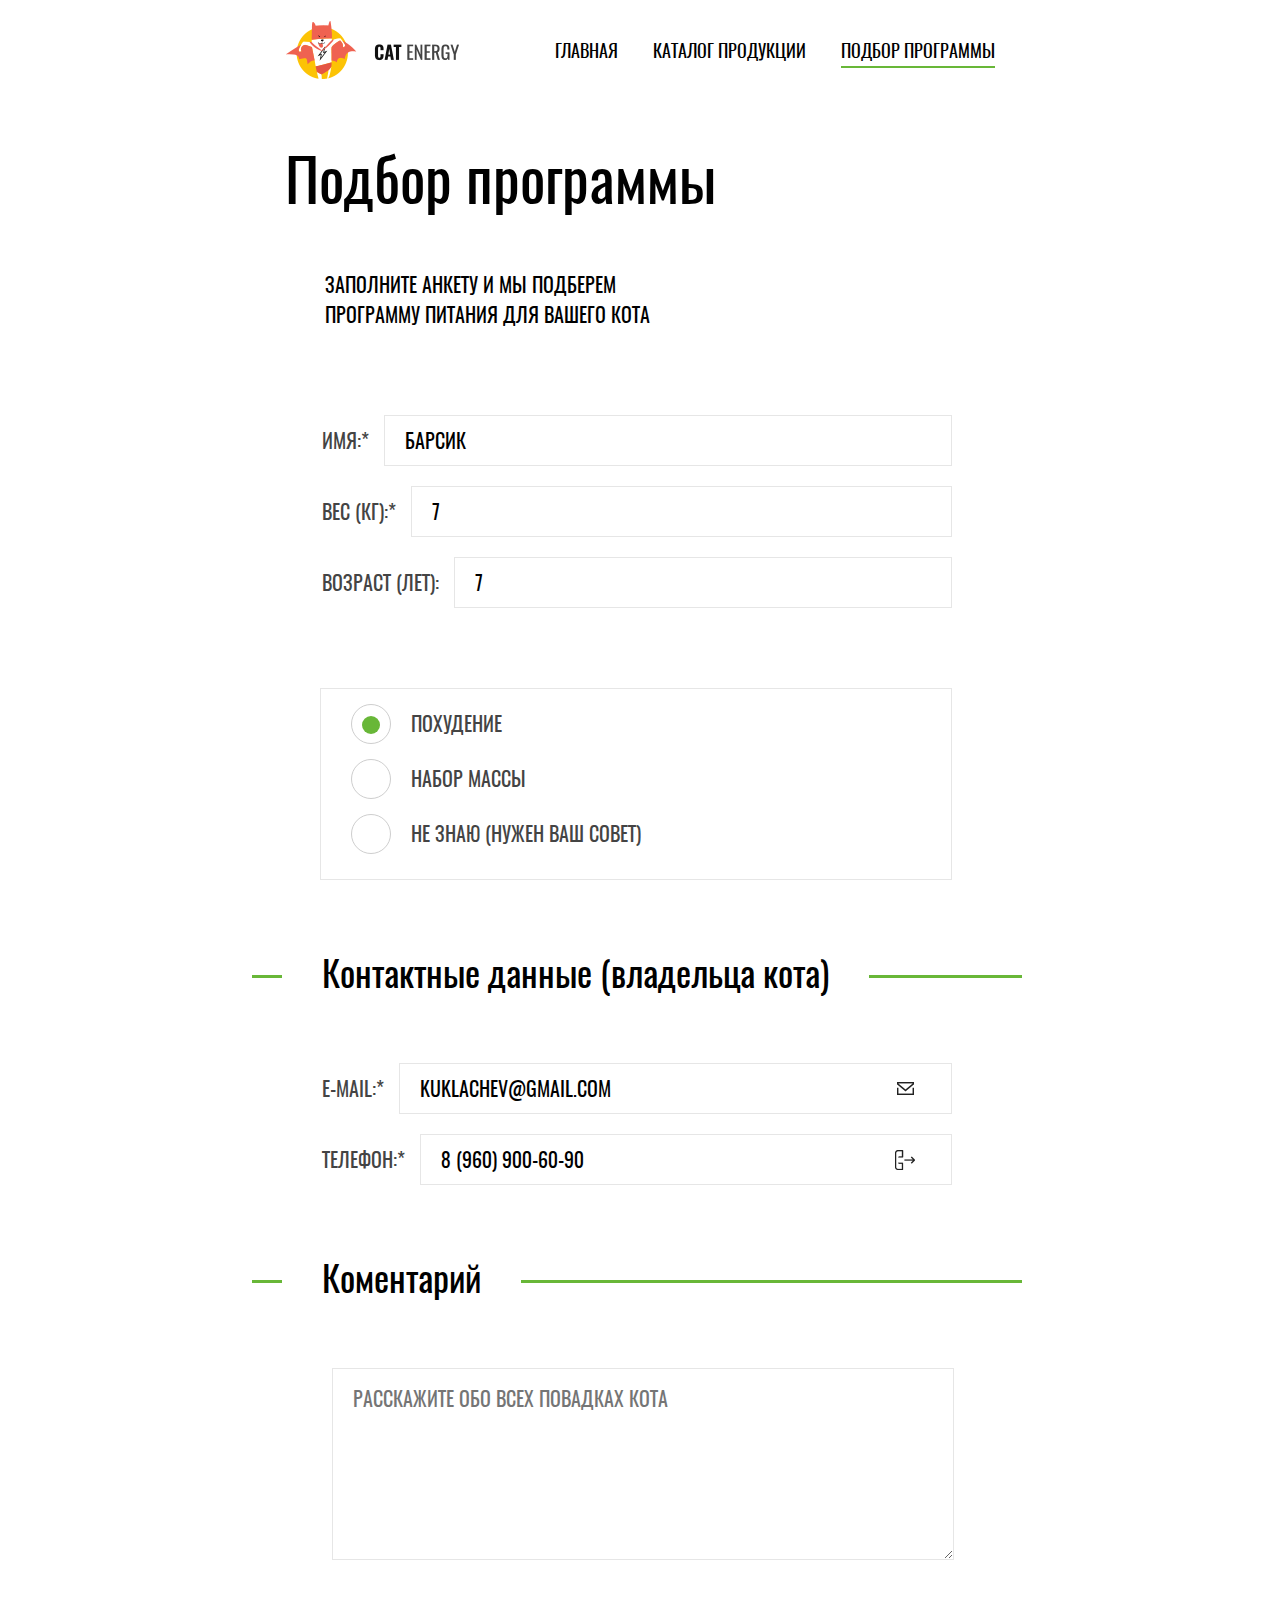
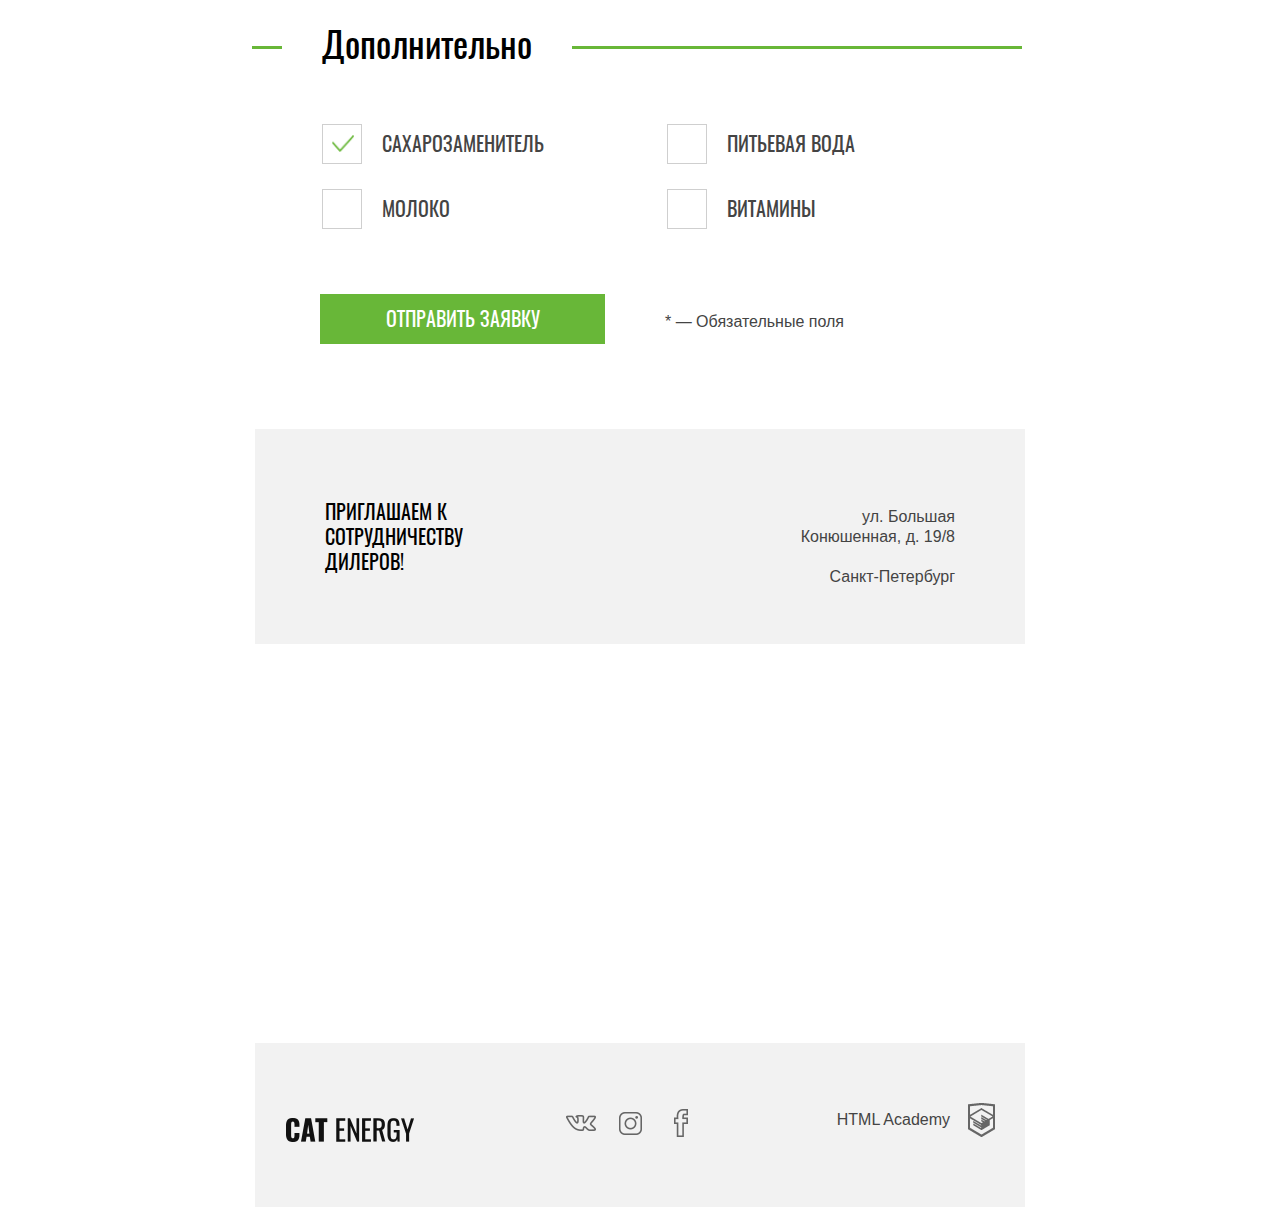
<file: main/form.html>
<!DOCTYPE html>
<html lang="ru" dir="ltr">
  <head>
    <meta name="viewport" content="width=device-width,initial-scale=1">
    <link rel="stylesheet" href="css/normalize.css">
    <link rel="stylesheet" href="css/style-min.css">
    <meta charset="utf-8">
    <title>Cat-energy</title>
  </head>
  <body>
    <div class="border--field field--1"></div>
    <div class="border--field field--2"></div>
    <div class="border--field field--3"></div>
    <div class="container">
    <header class="header__block">
      <a href="#" class="header__logo">Logo</a>
      <a href="#" class="header__logo logo--title">Cat-energy</a>
      <button class="btn__burger" type="button" name="button">Меню</button>
    </header>
    <section class="menu__block">
      <ul class="menu__list menu--catalog">
        <li><a class="menu__item" href="#">Главная</a></li>
        <li><a class="menu__item" href="#">Каталог продукции</a></li>
        <li><a class="menu__item menu--active" href="#">Подбор программы</a></li>
      </ul>
      <h3 class="title--hidden">Меню</h3>
    </section>
    <main>
      <section class="form-title__block">
        <h1 class="form__title">Подбор программы</h1>
        <p class="form__text">Заполните анкету и мы подберем программу питания для вашего кота</p>
      </section>
      <section>
        <form class="form__block" action="index.html" method="post">
          <h2 class="title--hidden">Форма</h2>
          <div class="form--box">
            <fieldset class="personal__field">
              <div class="form__item">
                <label for="name">Имя:*</label>
                <input type="text" id="name" name="name" value="Барсик">
              </div>
              <div class="form__item">
                <label for="weight">Вес (кг):*</label>
                <input type="number" id="weight" name="weight" value="7">
              </div>
              <div class="form__item">
                <label for="age">Возраст (лет):</label>
                <input type="number" id="age" name="age" value="7">
              </div>
            </fieldset>
            <fieldset class="type__field">
              <div class="form__item">
                <input type="radio" id="slim" name="type" value="slim" checked>
                <label for="slim">Похудение</label>
              </div>
              <div class="form__item">
                <input type="radio" id="pro" name="type" value="pro">
                <label for="pro">Набор массы</label>
              </div>
              <div class="form__item">
                <input type="radio" id="idknw" name="type" value="idknw">
                <label for="idknw">Не знаю (Нужен ваш совет)</label>
              </div>
            </fieldset>
          </div>
          <fieldset class="owner__field">
            <legend class="field__title">Контактные данные (владельца кота)</legend>
            <div class="border--field"></div>
            <div class="owner-info__wrapper">
              <div class="form__item">
                <label for="email">E-mail:*</label>
                <input class="mail__input" type="email" id="email" name="e-mail" value="kuklachev@gmail.com">
              </div>
              <div class="form__item">
                <label for="phone">Телефон:*</label>
                <input class="phone__input" type="text" id="phone" name="phone" value="8 (960) 900-60-90">
              </div>
            </div>
          </fieldset>
          <fieldset class="comment__field">
            <legend class="field__title">Коментарий</legend>
            <div class="border--field"></div>
            <label class="title--hidden" for="text">Текст</label>
            <textarea class="text__box" name="name" id="text" placeholder="Расскажите обо всех повадках кота"></textarea>
          </fieldset>
          <fieldset class="add__field">
            <legend class="field__title">Дополнительно</legend>
            <div class="border--field"></div>
            <div class="checks__wrapper">
              <div class="form__item">
                <input type="checkbox" id="sweetener" name="sweetener" value="sweetener" checked>
                <label for="sweetener">Сахарозаменитель</label>
              </div>
              <div class="form__item">
                <input type="checkbox" id="water" name="water" value="water">
                <label for="water">Питьевая вода</label>
              </div>
              <div class="form__item">
                <input type="checkbox" id="milk" name="milk" value="milk">
                <label for="milk">Молоко</label>
              </div>
              <div class="form__item">
                <input type="checkbox" id="vitamins" name="vitamins" value="vitamins">
                <label for="vitamins">Витамины</label>
              </div>
            </div>
          </fieldset>
          <div class="form__options">
            <button class="btn btn--form" type="submit" name="button">Отправить заявку</button>
            <p class="add__info">* — Обязательные поля</p>
          </div>
        </form>
      </section>
      <section class="contact__block">
        <h3 class="title--hidden">Контакты</h3>
        <div class="contact__wrapper contact--catalog">
          <p class="contact__text">Приглашаем к сотрудничеству дилеров!</p>
          <p class="contact__address">ул. Большая Конюшенная, д. 19/8 <span class="address__city">Санкт-Петербург</span></p>
        </div>
        <iframe class="contact__map" src="https://www.google.com/maps/embed?pb=!1m18!1m12!1m3!1d1998.762454832353!2d30.319337216005955!3d59.93608378187524!2m3!1f0!2f0!3f0!3m2!1i1024!2i768!4f13.1!3m3!1m2!1s0x469631057d105877%3A0x91c16b0cf63dfa74!2z0JHQvtC70YzRiNCw0Y8g0JrQvtC90Y7RiNC10L3QvdCw0Y8g0YPQu9C40YbQsA!5e0!3m2!1sru!2sru!4v1551460499196" style="border:0" allowfullscreen></iframe>
      </section>
    </main>
    <footer class="footer__block">
      <a href="#" class="header__logo logo--footer">Cat-energy</a>
      <ul class="footer__socials">
        <li><a class="media__item item--vk" href="#">Vk</a></li>
        <li><a class="media__item item--inst" href="#">Inst</a></li>
        <li><a class="media__item item--fb" href="#">Facebook</a></li>
      </ul>
      <a class="footer__creater" href="#">HTML Academy</a>
    </footer>
    </div>
    <div class="footer--fon"></div>
    <div class="contact--fon map--form"><iframe class="contact__map" src="https://www.google.com/maps/embed?pb=!1m18!1m12!1m3!1d1998.762454832353!2d30.319337216005955!3d59.93608378187524!2m3!1f0!2f0!3f0!3m2!1i1024!2i768!4f13.1!3m3!1m2!1s0x469631057d105877%3A0x91c16b0cf63dfa74!2z0JHQvtC70YzRiNCw0Y8g0JrQvtC90Y7RiNC10L3QvdCw0Y8g0YPQu9C40YbQsA!5e0!3m2!1sru!2sru!4v1551460499196" style="border:0" allowfullscreen></iframe></div>
  </body>
</html>
</file>
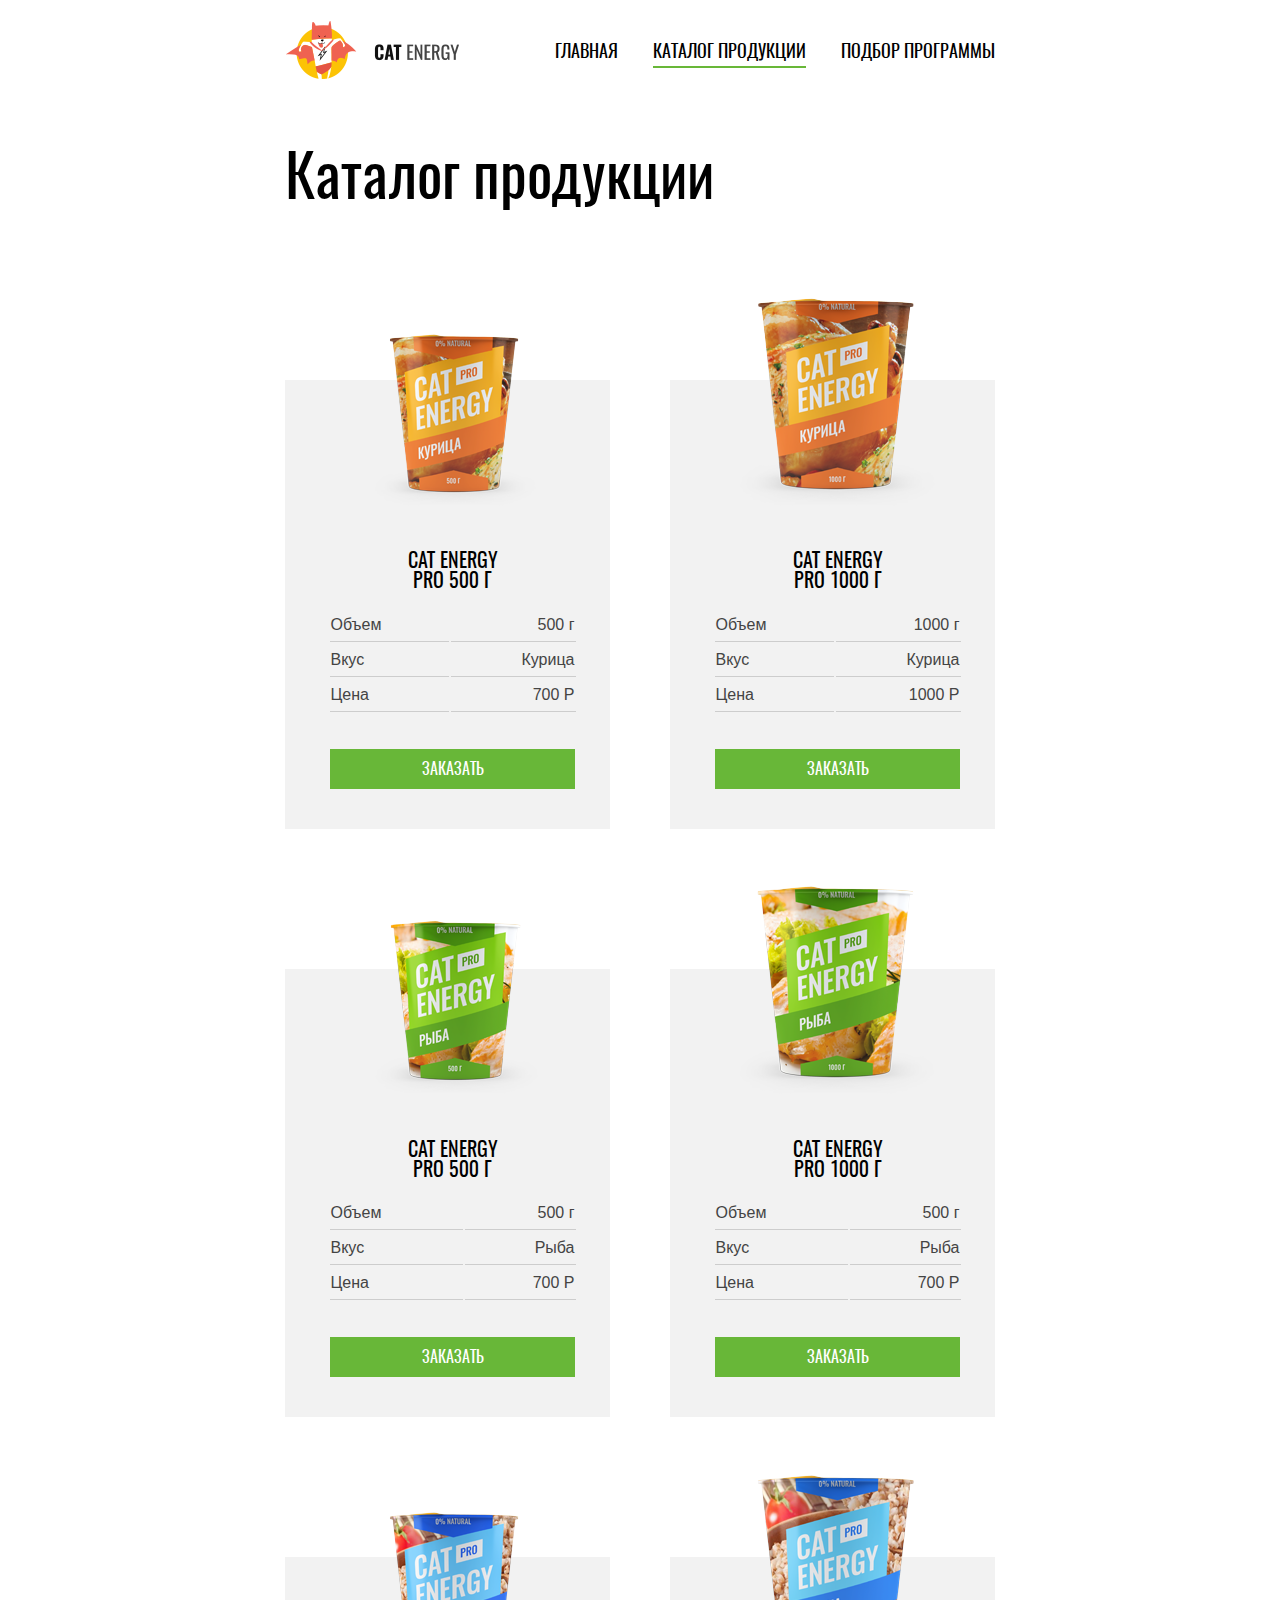
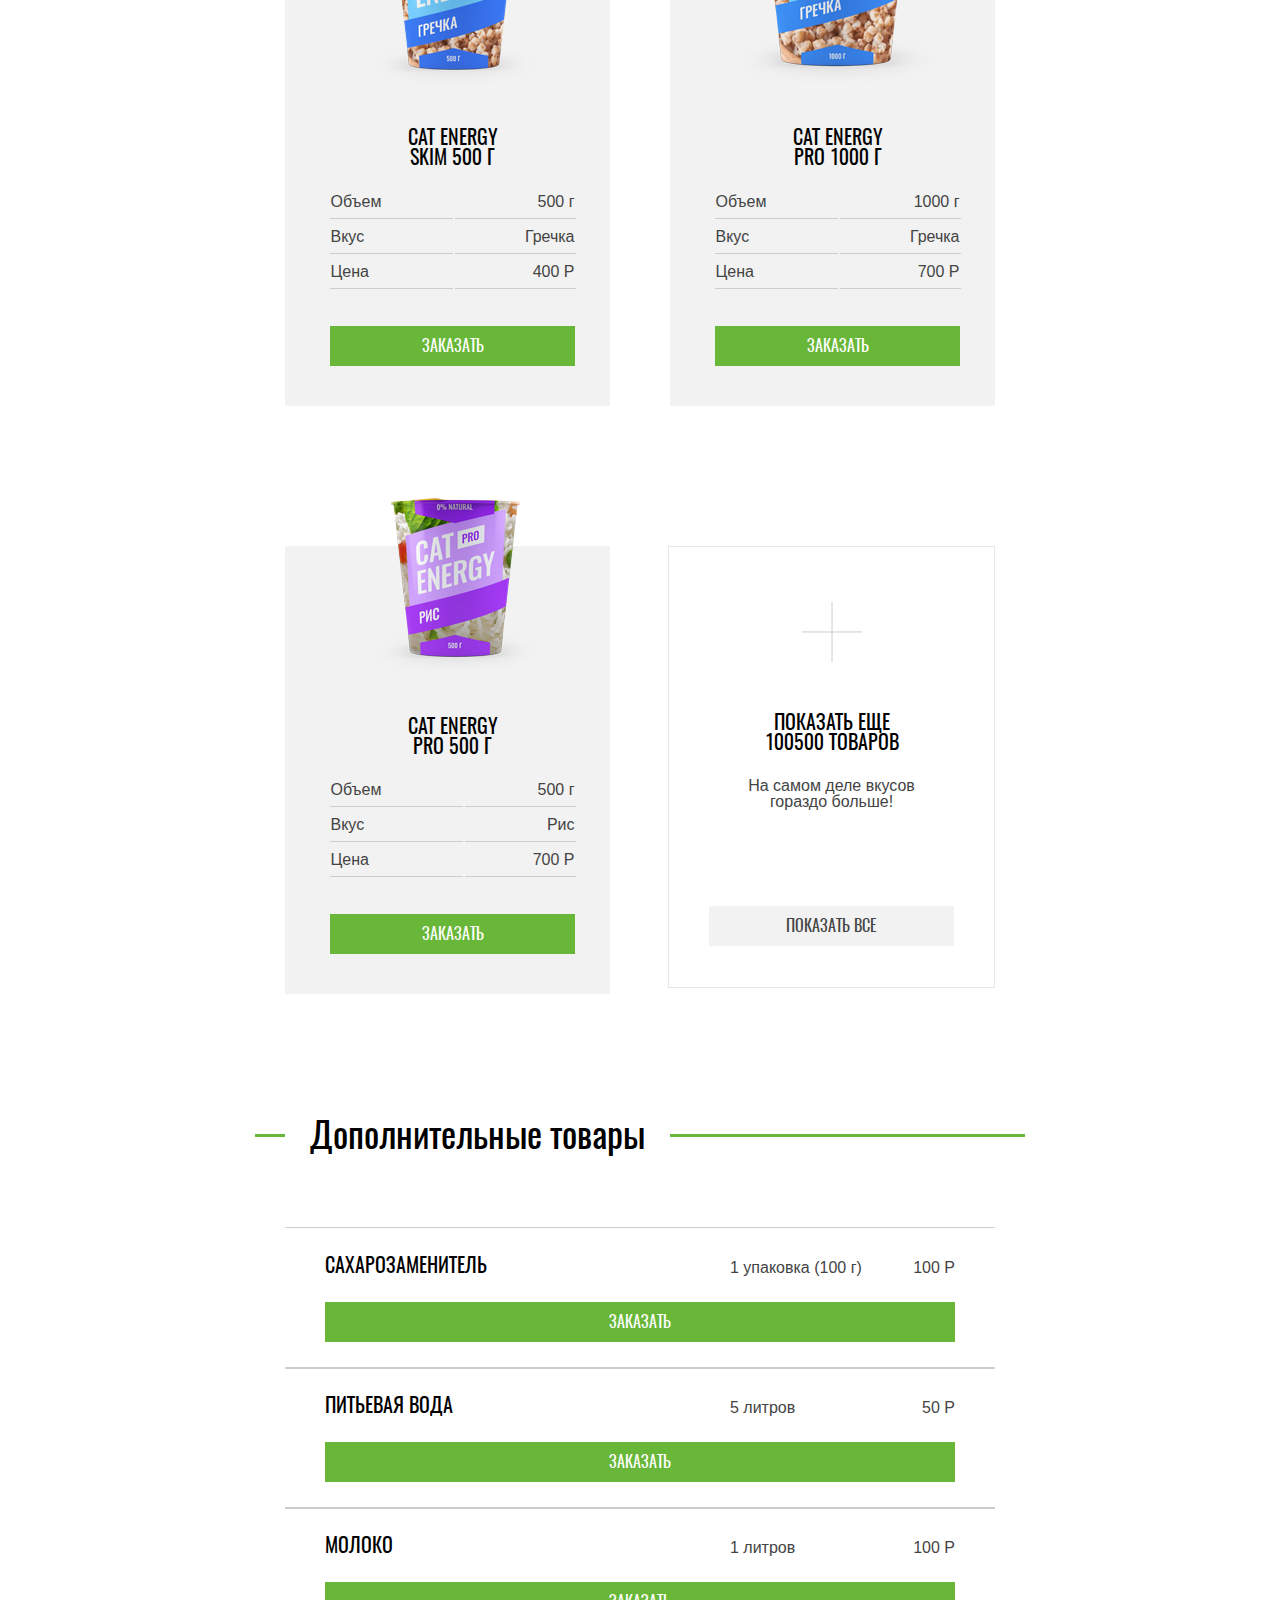
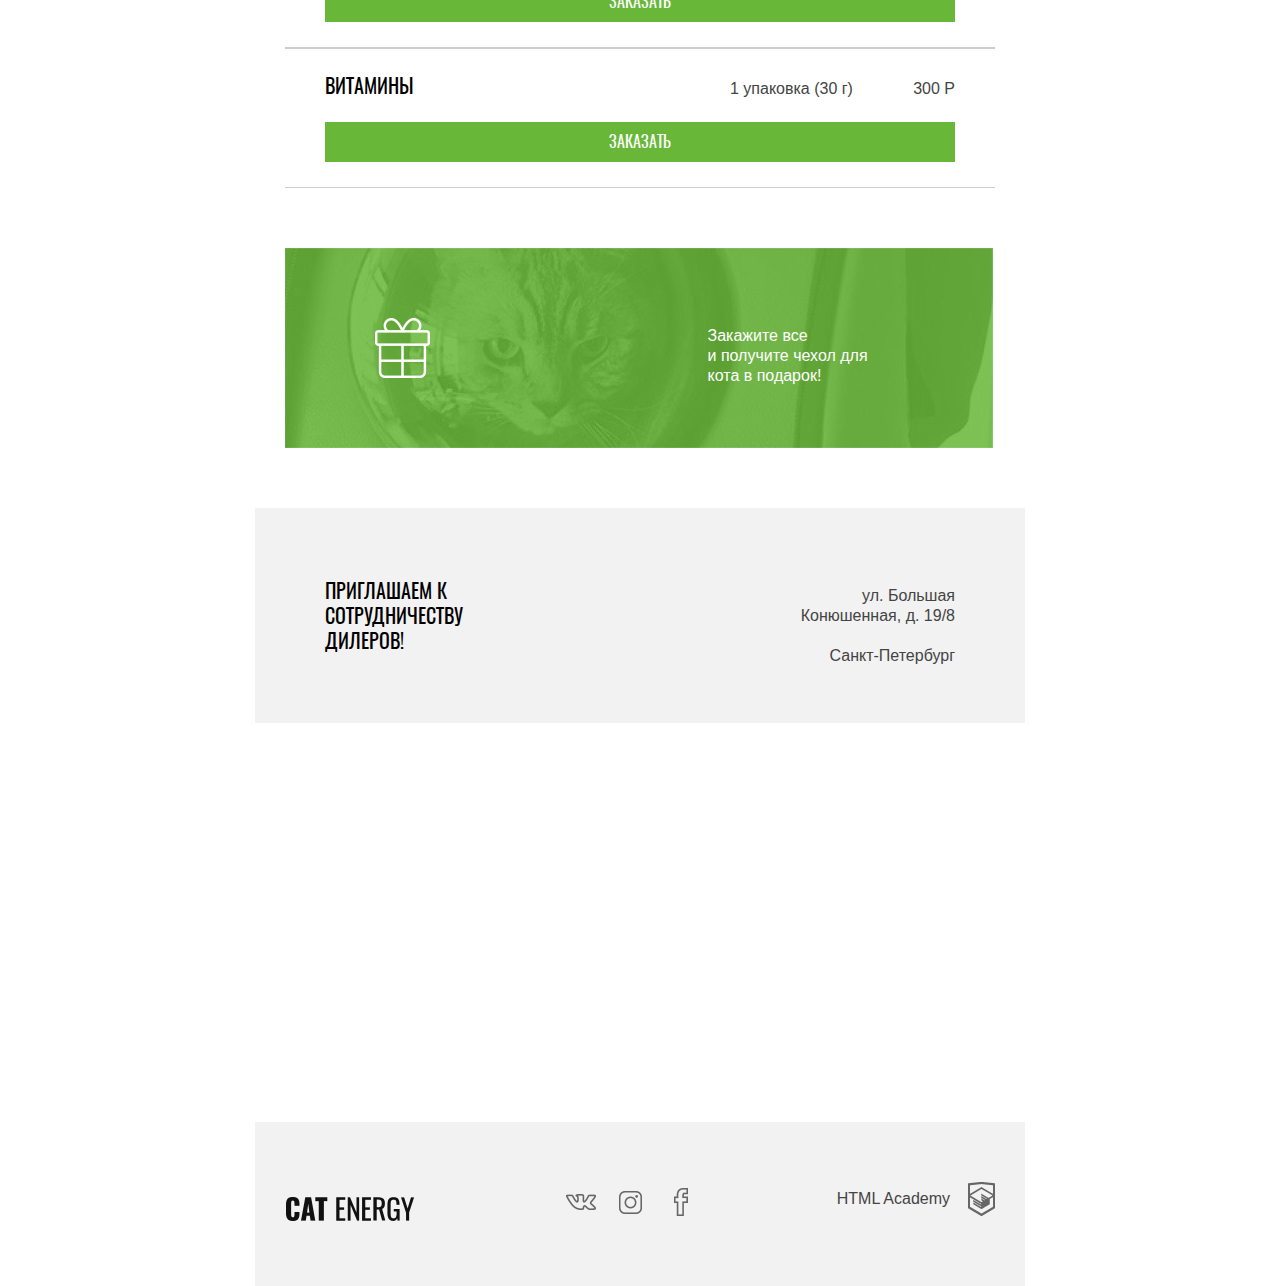
<file: sources/catalog.html>
<!DOCTYPE html>
<html lang="ru" dir="ltr">
  <head>
    <meta name="viewport" content="width=device-width,initial-scale=1">
    <link rel="stylesheet" href="css/normalize.css">
    <link rel="stylesheet" href="css/style.css">
    <meta charset="utf-8">
    <title>Cat-energy</title>
  </head>
  <body>
    <div class="desk--fon"></div>
    <div class="exemple--fon"></div>
    <div class="container">
    <header class="header__block">
      <a href="#" class="header__logo">Logo</a>
      <a href="#" class="header__logo logo--title">Cat-energy</a>
      <button class="btn__burger" type="button" name="button">Меню</button>
    </header>
    <section class="menu__block">
      <ul class="menu__list">
        <li><a class="menu__item" href="#">Главная</a></li>
        <li><a class="menu__item menu--active" href="#">Каталог продукции</a></li>
        <li><a class="menu__item" href="#">Подбор программы</a></li>
      </ul>
      <h3 class="title--hidden">Меню</h3>
    </section>
    <main>
      <section class="tovats__block">
        <h1 class="tovats__title">Каталог продукции</h1>
        <div class="tovats__wrapper">
          <div class="tovat__block">
            <picture>
              <source media="(min-width: 770px)" srcset="img/catalog-1-tablet.png">
              <img class="tovat__img" src="img/catalog-1-mobile.jpg" alt="Cat Energy PRO 500 г">
            </picture>
            <div class="tovat__wrapper">
              <h4 class="tovat__title">Cat Energy PRO 500 г</h4>
              <table class="tovat__info">
                <tr>
                  <td class="info__name">Объем</td><td class="info__value">500 г</td>
                </tr>
                <tr>
                  <td class="info__name">Вкус</td><td class="info__value">Курица</td>
                </tr>
                <tr>
                  <td class="info__name">Цена</td><td class="info__value">700 Р</td>
                </tr>
              </table>
            </div>
            <a class="btn btn--tovat" href="#">Заказать</a>
          </div>
          <div class="tovat__block">
            <picture>
              <source media="(min-width: 770px)" srcset="img/catalog-2-tablet.png">
              <img class="tovat__img img--2" src="img/catalog-2-mobile.jpg" alt="Cat Energy PRO 1000 г">
            </picture>
            <div class="tovat__wrapper">
              <h4 class="tovat__title">Cat Energy PRO 1000 г</h4>
              <table class="tovat__info">
                <tr>
                  <td class="info__name">Объем</td><td class="info__value">1000 г</td>
                </tr>
                <tr>
                  <td class="info__name">Вкус</td><td class="info__value">Курица</td>
                </tr>
                <tr>
                  <td class="info__name">Цена</td><td class="info__value">1000 Р</td>
                </tr>
              </table>
            </div>
            <a class="btn btn--tovat" href="#">Заказать</a>
          </div>
          <div class="tovat__block">
            <picture>
              <source media="(min-width: 770px)" srcset="img/catalog-3-tablet.png">
              <img class="tovat__img" src="img/catalog-3-mobile.jpg" alt="Cat Energy PRO 500 г<">
            </picture>
            <div class="tovat__wrapper">
              <h4 class="tovat__title">Cat Energy PRO 500 г</h4>
              <table class="tovat__info">
                <tr>
                  <td class="info__name">Объем</td><td class="info__value">500 г</td>
                </tr>
                <tr>
                  <td class="info__name">Вкус</td><td class="info__value">Рыба</td>
                </tr>
                <tr>
                  <td class="info__name">Цена</td><td class="info__value">700 Р</td>
                </tr>
              </table>
            </div>
            <a class="btn btn--tovat" href="#">Заказать</a>
          </div>
          <div class="tovat__block">
            <picture>
              <source media="(min-width: 770px)" srcset="img/catalog-4-tablet.png">
              <img class="tovat__img img--2" src="img/catalog-4-mobile.jpg" alt="Cat Energy PRO 1000 г">
            </picture>
            <div class="tovat__wrapper">
              <h4 class="tovat__title">Cat Energy PRO 1000 г</h4>
              <table class="tovat__info">
                <tr>
                  <td class="info__name">Объем</td><td class="info__value">500 г</td>
                </tr>
                <tr>
                  <td class="info__name">Вкус</td><td class="info__value">Рыба</td>
                </tr>
                <tr>
                  <td class="info__name">Цена</td><td class="info__value">700 Р</td>
                </tr>
              </table>
            </div>
            <a class="btn btn--tovat" href="#">Заказать</a>
          </div>
          <div class="tovat__block">
            <picture>
              <source media="(min-width: 770px)" srcset="img/catalog-5-tablet.png">
              <img class="tovat__img" src="img/catalog-5-mobile.jpg" alt="Cat Energy Skim 500 г">
            </picture>
            <div class="tovat__wrapper">
              <h4 class="tovat__title">Cat Energy Skim 500 г</h4>
              <table class="tovat__info">
                <tr>
                  <td class="info__name">Объем</td><td class="info__value">500 г</td>
                </tr>
                <tr>
                  <td class="info__name">Вкус</td><td class="info__value">Гречка</td>
                </tr>
                <tr>
                  <td class="info__name">Цена</td><td class="info__value">400 Р</td>
                </tr>
              </table>
            </div>
            <a class="btn btn--tovat" href="#">Заказать</a>
          </div>
          <div class="tovat__block">
            <picture>
              <source media="(min-width: 770px)" srcset="img/catalog-6-tablet.png">
              <img class="tovat__img img--2" src="img/catalog-6-mobile.jpg" alt="Cat Energy PRO 1000 г">
            </picture>
            <div class="tovat__wrapper">
              <h4 class="tovat__title">Cat Energy PRO 1000 г</h4>
              <table class="tovat__info">
                <tr>
                  <td class="info__name">Объем</td><td class="info__value">1000 г</td>
                </tr>
                <tr>
                  <td class="info__name">Вкус</td><td class="info__value">Гречка</td>
                </tr>
                <tr>
                  <td class="info__name">Цена</td><td class="info__value">700 Р</td>
                </tr>
              </table>
            </div>
            <a class="btn btn--tovat" href="#">Заказать</a>
          </div>
          <div class="tovat__block">
            <picture>
              <source media="(min-width: 770px)" srcset="img/catalog-7-tablet.png">
              <img class="tovat__img" src="img/catalog-7-mobile.jpg" alt="Cat Energy PRO 500 г">
            </picture>
            <div class="tovat__wrapper">
              <h4 class="tovat__title">Cat Energy PRO 500 г</h4>
              <table class="tovat__info">
                <tr>
                  <td class="info__name">Объем</td><td class="info__value">500 г</td>
                </tr>
                <tr>
                  <td class="info__name">Вкус</td><td class="info__value">Рис</td>
                </tr>
                <tr>
                  <td class="info__name">Цена</td><td class="info__value">700 Р</td>
                </tr>
              </table>
            </div>
            <a class="btn btn--tovat" href="#">Заказать</a>
          </div>
          <div class="tovats__more">
            <h3 class="more__title">Показать еще 100500 товаров</h3>
            <p class="more__text">На самом деле вкусов гораздо больше!</p>
            <a class="btn btn--more" href="#">Показать все</a>
          </div>
        </div>
      </section>
      <section class="other-tovats__block">
        <h2 class="ots__title">Дополнительные товары</h2>
        <div class="other__tovat">
          <h4 class="ot__title">Сахарозаменитель</h4>
          <p class="ot__info"><span>1 упаковка (100 г)</span><span>100 Р</span></p>
          <a class="btn btn--tovat" href="#">Заказать</a>
        </div>
        <div class="other__tovat">
          <h4 class="ot__title">Питьевая вода</h4>
          <p class="ot__info"><span>5 литров</span><span>50 Р</span></p>
          <a class="btn btn--tovat" href="#">Заказать</a>
        </div>
        <div class="other__tovat">
          <h4 class="ot__title">Молоко</h4>
          <p class="ot__info"><span>1 литров</span><span>100 Р</span></p>
          <a class="btn btn--tovat" href="#">Заказать</a>
        </div>
        <div class="other__tovat">
          <h4 class="ot__title">Витамины</h4>
          <p class="ot__info"><span>1 упаковка (30 г)</span><span>300 Р</span></p>
          <a class="btn btn--tovat" href="#">Заказать</a>
        </div>
        <div class="gift__wrapper">
          <p class="ots__gift">Закажите все<br> и получите чехол для кота в подарок!</p>
        </div>
      </section>
      <section class="contact__block">
        <h3 class="title--hidden">Контакты</h3>
        <div class="contact__wrapper contact--catalog">
          <p class="contact__text">Приглашаем к сотрудничеству дилеров!</p>
          <p class="contact__address">ул. Большая Конюшенная, д. 19/8 <span class="address__city">Санкт-Петербург</span></p>
        </div>
        <iframe class="contact__map" src="https://www.google.com/maps/embed?pb=!1m18!1m12!1m3!1d1998.762454832353!2d30.319337216005955!3d59.93608378187524!2m3!1f0!2f0!3f0!3m2!1i1024!2i768!4f13.1!3m3!1m2!1s0x469631057d105877%3A0x91c16b0cf63dfa74!2z0JHQvtC70YzRiNCw0Y8g0JrQvtC90Y7RiNC10L3QvdCw0Y8g0YPQu9C40YbQsA!5e0!3m2!1sru!2sru!4v1551460499196" style="border:0" allowfullscreen></iframe>
      </section>
    </main>
    <footer class="footer__block">
      <a href="#" class="header__logo logo--footer">Cat-energy</a>
      <ul class="footer__socials">
        <li><a class="media__item item--vk" href="#">Vk</a></li>
        <li><a class="media__item item--inst" href="#">Inst</a></li>
        <li><a class="media__item item--fb" href="#">Facebook</a></li>
      </ul>
      <a class="footer__creater" href="#">HTML Academy</a>
    </footer>
    </div>
  </body>
</file>
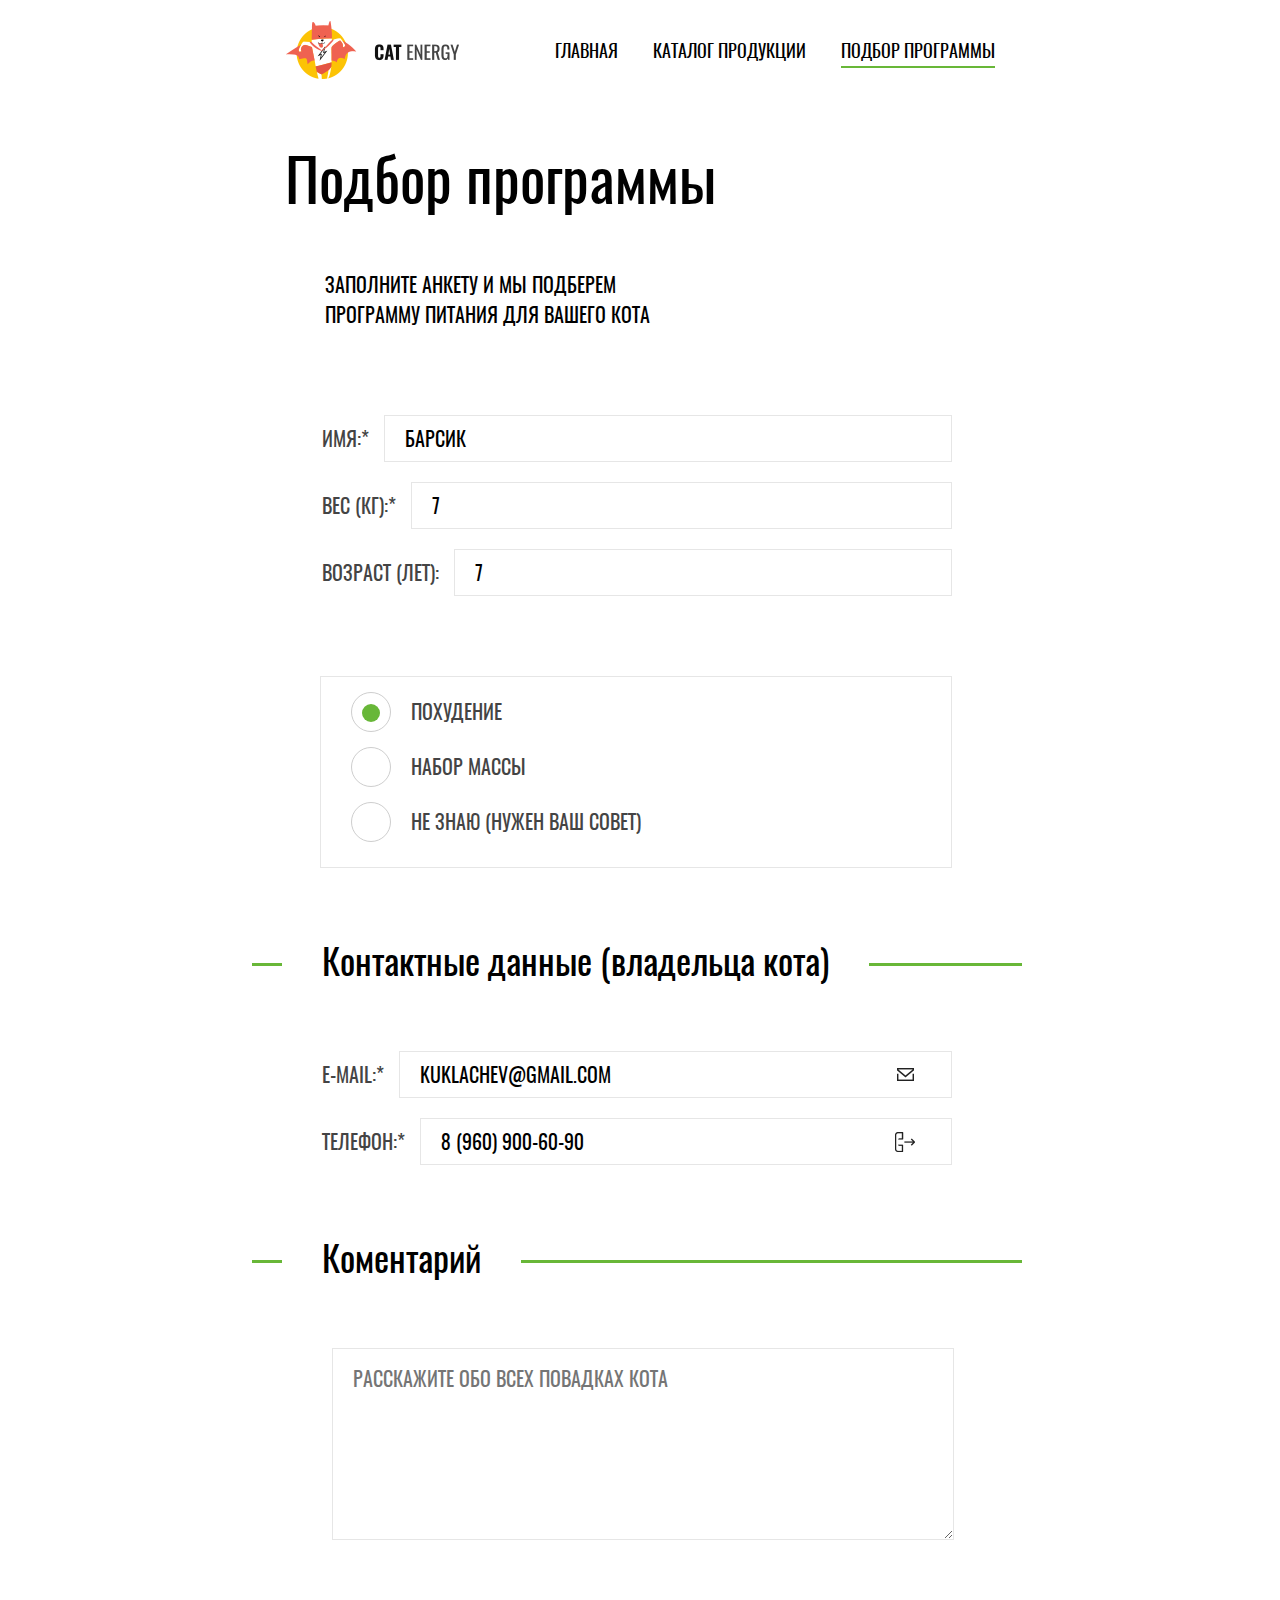
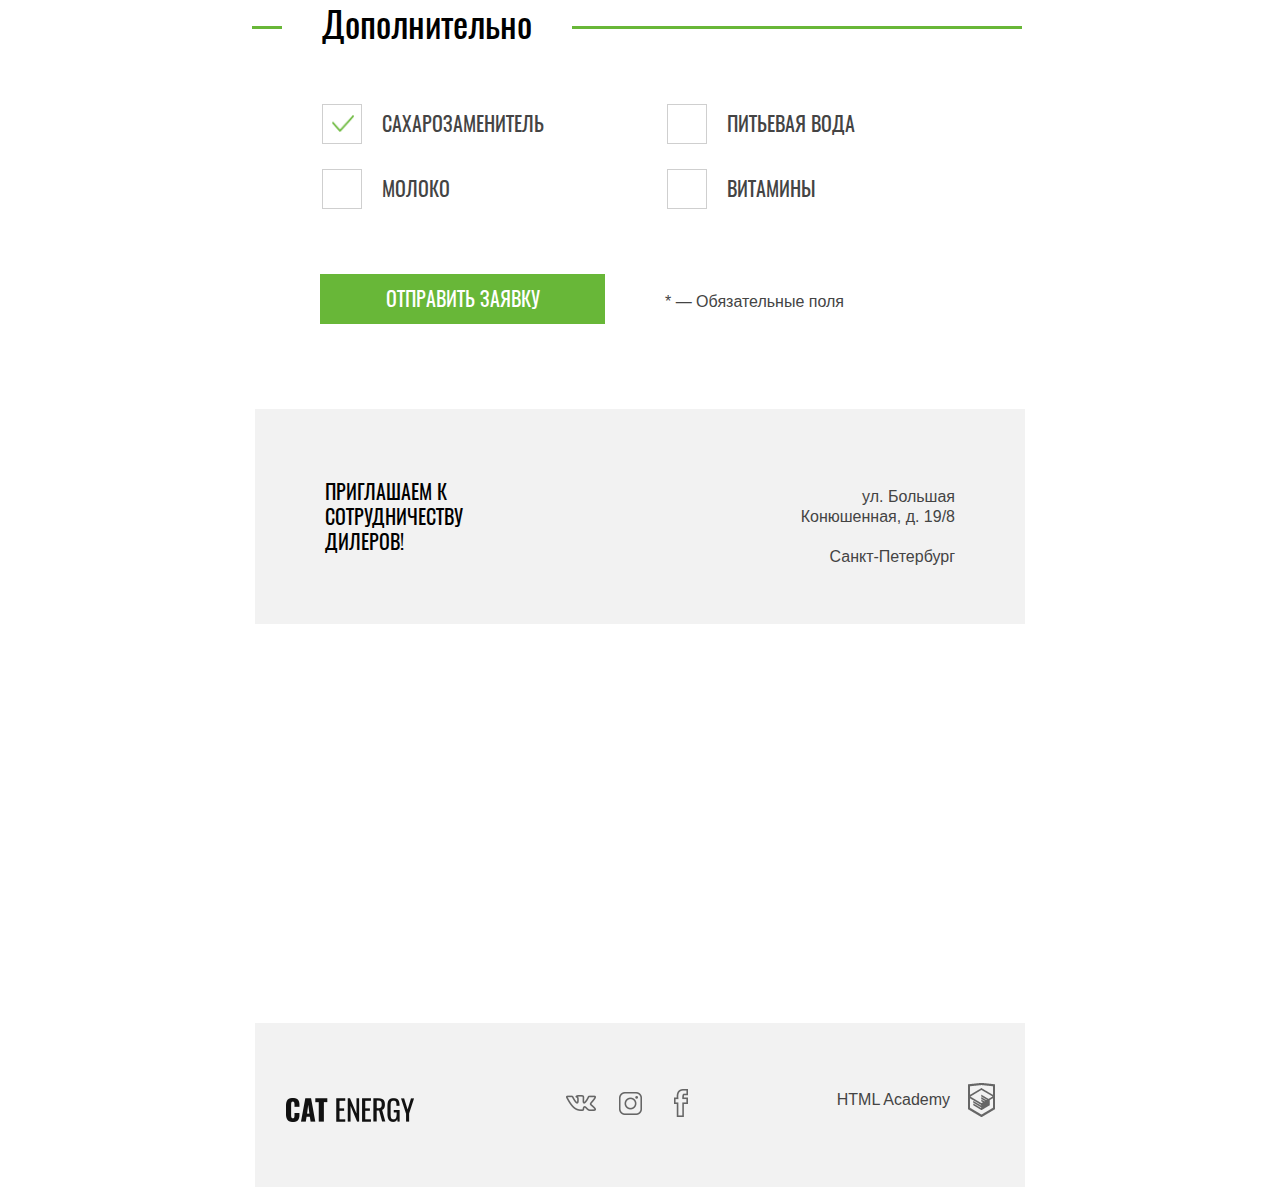
<file: sources/form.html>
<!DOCTYPE html>
<html lang="ru" dir="ltr">
  <head>
    <meta name="viewport" content="width=device-width,initial-scale=1">
    <link rel="stylesheet" href="css/normalize.css">
    <link rel="stylesheet" href="css/style.css">
    <meta charset="utf-8">
    <title>Cat-energy</title>
  </head>
  <body>
    <div class="exemple--fon"></div>
    <div class="container">
    <header class="header__block">
      <a href="#" class="header__logo">Logo</a>
      <a href="#" class="header__logo logo--title">Cat-energy</a>
      <button class="btn__burger" type="button" name="button">Меню</button>
    </header>
    <section class="menu__block">
      <ul class="menu__list menu--catalog">
        <li><a class="menu__item" href="#">Главная</a></li>
        <li><a class="menu__item" href="#">Каталог продукции</a></li>
        <li><a class="menu__item menu--active" href="#">Подбор программы</a></li>
      </ul>
      <h3 class="title--hidden">Меню</h3>
    </section>
    <main>
      <section class="form-title__block">
        <h1 class="form__title">Подбор программы</h1>
        <p class="form__text">Заполните анкету и мы подберем программу питания для вашего кота</p>
      </section>
      <section>
        <form class="form__block" action="index.html" method="post">
          <fieldset class="personal__field">
            <div class="form__item">
              <label for="name">Имя:*</label>
              <input type="text" id="name" name="name" value="Барсик">
            </div>
            <div class="form__item">
              <label for="weight">Вес (кг):*</label>
              <input type="number" id="weight" name="weight" value="7">
            </div>
            <div class="form__item">
              <label for="age">Возраст (лет):</label>
              <input type="number" id="age" name="age" value="7">
            </div>
          </fieldset>
          <fieldset class="type__field">
            <div class="form__item">
              <input type="radio" id="slim" name="type" value="slim" checked>
              <label for="slim">Похудение</label>
            </div>
            <div class="form__item">
              <input type="radio" id="pro" name="type" value="pro">
              <label for="pro">Набор массы</label>
            </div>
            <div class="form__item">
              <input type="radio" id="idknw" name="type" value="idknw">
              <label for="idknw">Не знаю (Нужен ваш совет)</label>
            </div>
          </fieldset>
          <fieldset class="owner__field">
            <div class="border--field"></div>
            <legend class="field__title">Контактные данные (владельца кота)</legend>
            <div class="form__item">
              <label for="email">E-mail:*</label>
              <input class="mail__input" type="email" id="email" name="e-mail" value="kuklachev@gmail.com">
            </div>
            <div class="form__item">
              <label for="phone">Телефон:*</label>
              <input class="phone__input" type="text" id="phone" name="phone" value="8 (960) 900-60-90">
            </div>
          </fieldset>
          <fieldset class="comment__field">
            <div class="border--field"></div>
            <legend class="field__title">Коментарий</legend>
            <label class="title--hidden" for="text">Текст</label>
            <textarea class="text__box" name="name" id="text" placeholder="Расскажите обо всех повадках кота"></textarea>
          </fieldset>
          <fieldset class="add__field">
            <div class="border--field"></div>
            <legend class="field__title">Дополнительно</legend>
            <div class="checks__wrapper">
              <div class="form__item">
                <input type="checkbox" id="sweetener" name="sweetener" value="sweetener" checked>
                <label for="sweetener">Сахарозаменитель</label>
              </div>
              <div class="form__item">
                <input type="checkbox" id="water" name="water" value="water">
                <label for="water">Питьевая вода</label>
              </div>
              <div class="form__item">
                <input type="checkbox" id="milk" name="milk" value="milk">
                <label for="milk">Молоко</label>
              </div>
              <div class="form__item">
                <input type="checkbox" id="vitamins" name="vitamins" value="vitamins">
                <label for="vitamins">Витамины</label>
              </div>
            </div>
          </fieldset>
          <div class="form__options">
            <button class="btn btn--form" type="submit" name="button">Отправить заявку</button>
            <p class="add__info">* — Обязательные поля</p>
          </div>
        </form>
      </section>
      <section class="contact__block">
        <h3 class="title--hidden">Контакты</h3>
        <div class="contact__wrapper contact--catalog">
          <p class="contact__text">Приглашаем к сотрудничеству дилеров!</p>
          <p class="contact__address">ул. Большая Конюшенная, д. 19/8 <span class="address__city">Санкт-Петербург</span></p>
        </div>
        <iframe class="contact__map" src="https://www.google.com/maps/embed?pb=!1m18!1m12!1m3!1d1998.762454832353!2d30.319337216005955!3d59.93608378187524!2m3!1f0!2f0!3f0!3m2!1i1024!2i768!4f13.1!3m3!1m2!1s0x469631057d105877%3A0x91c16b0cf63dfa74!2z0JHQvtC70YzRiNCw0Y8g0JrQvtC90Y7RiNC10L3QvdCw0Y8g0YPQu9C40YbQsA!5e0!3m2!1sru!2sru!4v1551460499196" style="border:0" allowfullscreen></iframe>
      </section>
    </main>
    <footer class="footer__block">
      <a href="#" class="header__logo logo--footer">Cat-energy</a>
      <ul class="footer__socials">
        <li><a class="media__item item--vk" href="#">Vk</a></li>
        <li><a class="media__item item--inst" href="#">Inst</a></li>
        <li><a class="media__item item--fb" href="#">Facebook</a></li>
      </ul>
      <a class="footer__creater" href="#">HTML Academy</a>
    </footer>
    </div>
  </body>
</html>
</file>
<file: main/css/style-min.css>
@font-face{font-family:"Oswald";src:url("../fonts/Oswald-Medium.woff2") format("woff2"),url("../fonts/Oswald-Medium.woff") format("woff");font-weight:500;font-style:normal;font-display:swap}@font-face{font-family:"Oswald";src:url("../fonts/Oswald-Regular.woff2") format("woff2"),url("../fonts/Oswald-Regular.woff") format("woff");font-weight:400;font-style:normal;font-display:swap}body{color:#444;font-family:'Arial',sans-serif;font-size:14px;line-height:18px;margin:0;padding:0}.container{margin-left:auto;margin-right:auto;position:relative;width:320px}.title--hidden{color:transparent;font-size:1px;position:absolute}@media(min-width:770px){.container{width:770px}}@media(min-width:1300px){.container{width:1300px}}.header__block{-ms-flex-align:center;-webkit-box-align:center;align-items:center;display:-ms-flexbox;display:-webkit-box;display:flex;-ms-flex-pack:justify;-webkit-box-pack:justify;justify-content:space-between;min-height:65px;padding:0 20px}.header__logo{background:url(../img/logo-mobile.png) no-repeat center center;color:transparent;display:block;font-size:1px;height:40px;width:35px}.header__logo:hover,.header__logo:focus{opacity:.8;outline-color:transparent}.header__logo:active{opacity:.6}.logo--title{background:url(../img/logo-mobile-header.png) no-repeat center center;height:20px;width:100px}.btn__burger{background:url(../img/mobile-menu.png) no-repeat center center;border:0;font-size:1px;color:transparent;height:20px;width:25px}.btn__burger:hover,.btn__burger:focus{opacity:.8;outline-color:transparent}.btn__burger:active{opacity:.6}.btn__burger--close{background:url(../img/m-close.png) no-repeat center center}.desk--fon{display:none}@media(min-width:770px){.header__block{min-height:100px;padding:0 30px}.header__logo{background:url(../img/logo-tablet.png) no-repeat center center;height:65px;position:relative;width:175px;z-index:1}.logo--title{display:none}.btn__burger{display:none}}@media(min-width:1300px){.header__block{padding:0 40px}.desk--fon{display:block;background:url(../img/index-background-desktop.png) no-repeat right top;background-size:cover;height:695px;left:50%;position:absolute;width:50%}.header__logo{background:url(../img/logo-desktop.png) no-repeat center center;width:215px}}.promo__block{-ms-flex-align:center;-webkit-box-align:center;align-items:center;background:url(../img/index-background-mobile.png) no-repeat center top;display:-ms-flexbox;display:-webkit-box;display:flex;-ms-flex-direction:column;-webkit-box-orient:vertical;-webkit-box-direction:normal;flex-direction:column;-ms-flex-pack:justify;-webkit-box-pack:justify;justify-content:space-between;padding-top:5px}.promo__title{color:#fff;font-family:'Oswald',sans-serif;font-size:36px;font-weight:400;line-height:36px;margin-bottom:10px;text-align:center}.promo__text{color:#fff;font-family:'Oswald',sans-serif;line-height:14px;margin-bottom:35px;text-transform:uppercase}.btn{-ms-flex-align:center;-webkit-box-align:center;align-items:center;background:#68b738;color:#fff;display:-ms-flexbox;display:-webkit-box;display:flex;font-family:'Oswald',sans-serif;height:40px;-ms-flex-pack:center;-webkit-box-pack:center;justify-content:center;text-decoration:none;text-transform:uppercase;width:280px}.btn:hover,.btn:focus{background:#5eaa2f;outline-color:transparent}.btn:active{color:rgba(255,255,255,0.3)}@media(min-width:770px){.promo__block{background:url(../img/index-can-tablet.jpg) no-repeat center 240px;display:block;min-height:800px;padding:45px 0 0 120px}.promo__img{display:none}.promo__title{color:#000;font-size:60px;font-weight:400;line-height:60px;margin:0;text-align:left;width:415px}.promo__text{color:#000;font-size:20px;line-height:20px;padding-top:20px}.btn{font-size:20px;height:50px;line-height:20px;width:245px}}@media(min-width:1300px){.promo__block{background:url(../img/index-can.png) no-repeat 490px 20px;min-height:550px;padding:100px 0 0 130px}.promo__text{padding-bottom:10px}}.catalogs__block{padding:25px 20px 0 20px}.catalog__block{background:#f2f2f2;padding:20px;position:relative;margin-bottom:20px}.catalog__title{-ms-flex-align:center;-webkit-box-align:center;align-items:center;color:#000;display:-ms-flexbox;display:-webkit-box;display:flex;font-family:'Oswald',sans-serif;font-size:24px;font-weight:400;-ms-flex-pack:center;-webkit-box-pack:center;justify-content:center;line-height:37px;margin:0 0 10px 5px;min-height:60px;position:relative;text-transform:uppercase;width:230px;z-index:2}.catalog__title::before{background:#68b738;bottom:4px;border-radius:50%;content:'';left:-8px;height:50px;position:absolute;width:50px}.title--slim::after{background:url(../img/slim.png) no-repeat left top;content:'';left:0;height:50px;position:absolute;width:50px;z-index:1}.title--pro{padding-left:15px}.title--pro::after{background:url(../img/pro.png) no-repeat left center;content:'';left:-20px;height:50px;position:absolute;width:70px;z-index:1}.catalog__text{border-bottom:1px solid #d9d9d9;padding-bottom:25px;width:240px}.catalog__btn{-ms-flex-align:center;-webkit-box-align:center;align-items:center;background:url(../img/right-arrow-long.png) no-repeat right center;color:#000;display:-ms-flexbox;display:-webkit-box;display:flex;font-family:'Oswald',sans-serif;font-size:16px;-ms-flex-pack:start;-webkit-box-pack:start;justify-content:flex-start;line-height:16px;margin-top:20px;position:relative;text-transform:uppercase;text-decoration:none;width:120px}.catalog__btn:hover,.catalog__btn:focus{background:url(../img/right-arrow-verylong.png) no-repeat right center;outline-color:transparent;width:130px}.catalog__btn:active{opacity:.3}@media(min-width:770px){.catalogs__block{padding:25px 40px 0 40px}.catalog__block{margin-bottom:30px;padding:65px 0 55px 50px}.catalog__block::after{background:#68b738;border-radius:50%;content:'';height:200px;right:60px;position:absolute;top:90px;width:200px}.catalog--slim::before{background:url(../img/cat-slim.png) no-repeat center center;content:'';height:200px;position:absolute;top:73px;right:60px;width:200px;z-index:1}.catalog--pro::before{background:url(../img/cat-pro.png) no-repeat center center;content:'';height:200px;position:absolute;top:90px;right:25px;width:270px;z-index:1}.catalog__title{font-size:36px;-ms-flex-pack:start;-webkit-box-pack:start;justify-content:flex-start;margin:0 0 10px 0}.catalog__title::before{display:none}.title--slim::after{background:0}.title--pro{padding-left:0}.title--pro::after{background:0}.catalog__text{border-bottom:0;font-size:16px;line-height:24px;width:375px}.text--pro{width:340px}.catalog__btn{font-size:20px;line-height:20px;width:155px}.catalog__btn:hover,.catalog__btn:focus{width:165px}}@media(min-width:1300px){.catalogs__block{display:-ms-flexbox;display:-webkit-box;display:flex;-ms-flex-pack:justify;-webkit-box-pack:justify;justify-content:space-between}.catalog__block{width:520px}.catalog__block::after{height:100px;left:50px;top:45px;width:100px}.catalog__title{padding-left:165px}.catalog__text{padding-top:35px;width:465px}.catalog--slim::before{background:url(../img/cat-slim-desk.png) no-repeat center center;height:100px;left:50px;top:40px;width:100px}.catalog--pro::before{background:url(../img/cat-pro-desk.png) no-repeat center center;height:100px;left:15px;top:45px;width:170px}.catalog__btn{margin-top:-10px}}.info__block{padding:0 20px 0 20px}.info__title{color:#000;font-family:'Oswald',sans-serif;font-size:36px;font-weight:400;line-height:60px}.info__text{padding:3px 0 15px 80px;position:relative}.info__text:before{background:#68b738;content:'';height:60px;left:0;position:absolute;top:0;width:60px;z-index:-1}.text--1{background:url(../img/advantage-1.png) no-repeat 17px 15px}.text--2{background:url(../img/andvantage-2.png) no-repeat 15px 13px}.text--3{background:url(../img/advantage-3.png) no-repeat 17px 15px}.text--4{background:url(../img/advantage-4.png) no-repeat 17px 15px}.text--tablet{display:none}@media(min-width:770px){.info__block{border-bottom:1px solid #e6e6e6;padding:0 30px}.info__wrapper{display:-ms-flexbox;display:-webkit-box;display:flex;-ms-flex-wrap:wrap;flex-wrap:wrap;-ms-flex-pack:justify;-webkit-box-pack:justify;justify-content:space-between;margin-top:-30px;padding-right:80px}.info__title{font-size:60px;line-height:60px}.info__text{font-size:16px;line-height:24px;padding:145px 0 55px 0;min-height:110px;width:250px}.info__text:before{height:80px;top:30px;width:80px}.text--1{background:url(../img/advantage-1.png) no-repeat 27px 55px,url(../img/1.png) no-repeat 125px 30px}.text--2{background:url(../img/andvantage-2.png) no-repeat 25px 54px,url(../img/2.png) no-repeat 125px 30px}.text--3{background:url(../img/advantage-3.png) no-repeat 27px 55px,url(../img/3.png) no-repeat 125px 30px}.text--4{background:url(../img/advantage-4.png) no-repeat 27px 55px,url(../img/4.png) no-repeat 125px 30px}.text--tablet{display:block}}@media(min-width:1300px){.info__block{border-bottom:0;padding:0 40px}.info__wrapper{padding-right:0}.info__text{width:240px}.text--3{margin-right:-5px}}.exemple__block{background:#f2f2f2;padding:0 20px 0 20px}.exemple__title{color:#000;font-family:'Oswald',sans-serif;font-size:36px;font-weight:400;line-height:60px;padding-top:20px}.exemple__text{margin-top:-10px;width:270px}.statistic__number{-ms-flex-align:center;-webkit-box-align:center;align-items:center;border:1px solid #cdcdcd;border-radius:3px;color:#000;display:-ms-flexbox;display:-webkit-box;display:flex;font-family:'Oswald',sans-serif;font-size:24px;font-weight:400;height:54px;-ms-flex-pack:center;-webkit-box-pack:center;justify-content:center;line-height:24px;position:relative;text-transform:uppercase;width:123px}.exemple__statistic{background:#f2f2f2;bottom:-15px;color:#444;display:block;font-family:'Arial',sans-serif;font-size:12px;font-weight:400;left:18px;line-height:12px;padding:0 15px 0 15px;position:absolute;text-align:center;text-transform:lowercase;width:60px}.exemple__wrapper{display:-ms-flexbox;display:-webkit-box;display:flex;-ms-flex-pack:justify;-webkit-box-pack:justify;justify-content:space-between;padding:10px 0 25px 0}.exemple__price{color:#000;font-family:'Oswald',sans-serif;line-height:20px;text-align:center;text-transform:uppercase}.exemple__slider{height:250px;position:relative;width:100%}.exemple__img{bottom:0;position:absolute;left:-13px}.img--after{left:30px}.range__wrapper{-ms-flex-align:center;-webkit-box-align:center;align-items:center;display:-ms-flexbox;display:-webkit-box;display:flex;-ms-flex-pack:distribute;justify-content:space-around;padding:40px}.range__text{color:#000;font-family:'Oswald',sans-serif;font-size:16px;line-height:20px;text-transform:uppercase}.exemple__range{-moz-appearance:none;appearance:none;-webkit-appearance:none;background-color:#fff;border:1px solid #cdcdcd;border-radius:30px;height:12px;width:85px}@media(min-width:770px){.exemple__block{background:0;padding:0 30px}.exemple__title{font-size:60px;line-height:60px;margin-top:45px;padding-top:0}.exemple__text{font-size:16px;line-height:24px;width:680px}.statistic__number{font-size:30px;height:70px;line-height:37px;margin-right:45px;width:160px}.exemple__statistic{background:#fff;bottom:-6px;font-size:14px;left:20px;line-height:14px;padding:0 10px 0 10px;width:auto}.number--2{left:8px}.exemple__price{font-size:20px;text-align:right;width:175px}.exemple__wrapper{-ms-flex-pack:start;-webkit-box-pack:start;justify-content:flex-start;padding:10px 0 25px 0}.exemple__box{-ms-flex-align:center;-webkit-box-align:center;align-items:center;display:-ms-flexbox;display:-webkit-box;display:flex;-ms-flex-pack:justify;-webkit-box-pack:justify;justify-content:space-between;padding-top:25px}.exemple__slider{background:#f2f2f2;height:330px;margin-top:240px;width:100%}.exemple__img{top:-190px;left:0}.img--after{left:353px}.range__wrapper{background:#f2f2f2;position:relative;z-index:2}.exemple__range{background:#dcdcdc;border:0;height:6px;width:425px}.exemple__range:focus{outline-color:transparent}.exemple__range::-webkit-slider-thumb{-moz-appearance:none;appearance:none;-webkit-appearance:none;background:url(../img/core.png) no-repeat center 16px,url(../img/slider-control.png) no-repeat center center;height:42px;position:relative;width:42px}.exemple__range:hover::-webkit-slider-thumb{background:url(../img/core.png) no-repeat center 14px,url(../img/slider-control-hover.png) no-repeat center center}.exemple__range:active::-webkit-slider-thumb{background:url(../img/core.png) no-repeat center 14px,url(../img/slider-control-active.png) no-repeat center center}.range__text{font-size:20px;line-height:20px;position:relative}.range__text::before{border-bottom:1px dashed #b8b8b8;content:'';height:2px;position:absolute;top:23px;width:100%}.slider--fon{background:#f2f2f2;position:absolute;height:460px;left:-30px;top:0;width:770px;z-index:-1}}@media(min-width:1300px){.exemple__block{display:-ms-flexbox;display:-webkit-box;display:flex;-ms-flex-pack:justify;-webkit-box-pack:justify;justify-content:space-between;padding:0 40px}.exemple__title{margin-top:75px}.exemple__text{padding:100px 0 25px 0;width:435px}.exemple__box{-ms-flex-align:start;-webkit-box-align:start;align-items:flex-start;-ms-flex-direction:column;-webkit-box-orient:vertical;-webkit-box-direction:normal;flex-direction:column;width:500px}.exemple__price{display:-ms-flexbox;display:-webkit-box;display:flex;-ms-flex-pack:justify;-webkit-box-pack:justify;justify-content:space-between;padding-top:20px;text-align:left;width:330px}.exemple__statistic{background:#f2f2f2}.exemple__box-3{margin-top:-15px}.exemple__slider{bottom:20px}.range__wrapper{width:570px}.exemple__img{left:-35px}.img--after{left:319px}.slider--fon{background:0}.exemple--fon{background:#f2f2f2;height:480px;position:absolute;top:1855px;width:100%}}.contact__wrapper{-ms-flex-align:center;-webkit-box-align:center;align-items:center;display:-ms-flexbox;display:-webkit-box;display:flex;-ms-flex-pack:justify;-webkit-box-pack:justify;justify-content:space-between;padding:20px}.contact__text{color:#000;font-family:'Oswald',sans-serif;font-size:16px;font-weight:400;line-height:20px;padding-right:20px;text-transform:uppercase}.contact__address{line-height:20px}.contact__map{height:365px;width:100%}.contact--fon{display:none}@media(min-width:770px){.contact__wrapper{padding:50px 70px}.contact__text{font-size:20px;line-height:25px;width:150px}.contact__address{font-size:16px;text-align:right;width:155px}.address__city{position:relative;top:20px}.contact__map{height:400px}}@media(min-width:1300px){.contact__block{padding-top:29px;position:relative}.contact__wrapper{background:#fff;left:40px;min-height:200px;padding:0 100px 0 75px;position:absolute;top:130px;width:405px;z-index:20}.contact__address{text-align:left;margin-top:-5px}.contact--fon{top:2335px;display:block;height:400px;position:absolute;width:100%;z-index:10}}.footer__block{background:#f2f2f2;display:-ms-flexbox;display:-webkit-box;display:flex;-ms-flex-direction:column;-webkit-box-orient:vertical;-webkit-box-direction:normal;flex-direction:column;margin-top:-5px;padding:35px 20px 0 20px}.logo--footer{-ms-flex-item-align:center;-ms-grid-row-align:center;align-self:center;background:url(../img/footer-logo.png) no-repeat center center;height:25px;width:130px}.footer__socials{-ms-flex-align:center;-webkit-box-align:center;align-items:center;border-bottom:1px solid #d9d9d9;border-top:1px solid #d9d9d9;display:-ms-flexbox;display:-webkit-box;display:flex;-ms-flex-pack:center;-webkit-box-pack:center;justify-content:center;list-style:none;margin-top:35px;min-height:60px;padding-left:0}.media__item{color:transparent;display:-ms-flexbox;display:-webkit-box;display:flex;font-size:1px;min-height:30px;width:50px}.media__item:active{opacity:.3}.item--vk{background:url(../img/m-vk.png) no-repeat center center}.item--vk:hover,.item--vk:focus{background:url(../img/vk.-hover.png) no-repeat center center;outline-color:transparent}.item--inst{background:url(../img/m-insta.png) no-repeat center center}.item--inst:hover,.item--inst:focus{background:url(../img/insta.-hover..png) no-repeat center center;outline-color:transparent}.item--fb{background:url(../img/fb.png) no-repeat center center}.item--fb:hover,.item--fb:focus{background:url(../img/fb.-hover..png) no-repeat center center;outline-color:transparent}.footer__creater{-ms-flex-align:center;-webkit-box-align:center;align-items:center;background:url(../img/htmlacademy.png) no-repeat 100% 10px;color:#444;display:-ms-flexbox;display:-webkit-box;display:flex;font-size:16px;line-height:16px;min-height:35px;padding:10px 0 20px 0;text-decoration:none}.footer__creater:hover,.footer__creater:focus{background:url(../img/html-hover.png) no-repeat 100% 10px;outline-color:transparent}.footer__creater:active{opacity:.3}@media(min-width:770px){.footer__block{-ms-flex-direction:row;-webkit-box-orient:horizontal;-webkit-box-direction:normal;flex-direction:row;-ms-flex-pack:justify;-webkit-box-pack:justify;justify-content:space-between;padding:50px 30px 40px 30px}.footer__socials{border:0;margin-top:0;padding-left:10px}.item--vk{background:url(../img/vk.png) no-repeat center center}.item--inst{background:url(../img/insta.png) no-repeat center center}.item--fb{background:url(../img/fbt.png) no-repeat center center}.footer__creater{padding:0 45px 20px 0}}@media(min-width:1300px){.footer__block{padding:50px 40px 40px 40px;position:relative}.footer--fon{background:#f2f2f2;height:163px;margin-top:-163px;position:absolute;width:100%;z-index:-1}}.menu__block{display:none}.menu--show{display:block}.menu__list{display:-ms-flexbox;display:-webkit-box;display:flex;-ms-flex-direction:column;-webkit-box-orient:vertical;-webkit-box-direction:normal;flex-direction:column;list-style:none;margin:0;padding:0}.menu__list li{-ms-flex-align:center;-webkit-box-align:center;align-items:center;border-top:1px solid #e6e6e6;display:-ms-flexbox;display:-webkit-box;display:flex;-ms-flex-pack:center;-webkit-box-pack:center;justify-content:center;min-height:63px}.menu__item{color:#000;font-family:'Oswald',sans-serif;font-weight:500;font-size:20px;line-height:20px;position:relative;text-decoration:none;text-transform:uppercase}.menu__item:hover,.menu__item:focus{opacity:.6;outline-color:transparent}.menu__item:active{opacity:.3}.menu--active::before{background:#68b738;content:'';height:2px;position:absolute;top:28px;width:100%}@media(min-width:770px){.menu__block{display:-ms-flexbox;display:-webkit-box;display:flex;position:absolute;top:0}.menu__list{-ms-flex-direction:row;-webkit-box-orient:horizontal;-webkit-box-direction:normal;flex-direction:row;-ms-flex-pack:justify;-webkit-box-pack:justify;justify-content:space-between;width:440px}.menu__list:first-child{padding-left:300px}.menu__list li{border:0;min-height:100px}.menu__item{font-weight:400;font-size:18px;line-height:25px}}@media(min-width:1300px){.menu__list{-ms-flex-pack:end;-webkit-box-pack:end;justify-content:flex-end;width:480px}.menu__list:first-child{padding-left:770px}.menu__item{color:#fff;font-weight:400;margin-left:35px}.menu--active::before{background:#fff}.menu--catalog .menu__item{color:#000}.menu--catalog .menu--active::before{background:#68b738}}.tovats__title{border-bottom:1px solid #e6e6e6;border-top:1px solid #e6e6e6;color:#000;display:-ms-flexbox;display:-webkit-box;display:flex;font-family:'Oswald',sans-serif;font-size:36px;font-weight:400;line-height:60px;margin:0;padding:20px 0 30px 20px}.tovat__block{-ms-flex-align:center;-webkit-box-align:center;align-items:center;border-bottom:1px solid #e6e6e6;display:-ms-flexbox;display:-webkit-box;display:flex;-ms-flex-wrap:wrap;flex-wrap:wrap;-ms-flex-pack:justify;-webkit-box-pack:justify;justify-content:space-between;margin-top:0;padding:25px 20px}.tovat__img{margin-top:-25px}.tovat__title{color:#000;font-family:'Oswald',sans-serif;font-size:16px;font-weight:400;line-height:20px;text-transform:uppercase;width:75px}.tovat__wrapper{margin-top:-20px;padding-bottom:20px;width:140px}.tovat__info{font-size:12px;line-height:16px;margin-top:-10px;width:140px}.info__value{text-align:right}.btn--tovat{font-size:16px}.tovats__more{-ms-flex-align:center;-webkit-box-align:center;align-items:center;background:url(../img/plus-mobile.jpg) no-repeat center 30px;border-bottom:1px solid #e6e6e6;display:-ms-flexbox;display:-webkit-box;display:flex;-ms-flex-direction:column;-webkit-box-orient:vertical;-webkit-box-direction:normal;flex-direction:column;padding:80px 0 25px 0}.more__title{color:#000;font-family:'Oswald',sans-serif;font-size:16px;font-weight:400;line-height:20px;margin-bottom:0;text-transform:uppercase}.more__text{font-size:12px;line-height:16px;padding-bottom:10px}.btn--more{background:#f2f2f2;color:#444;font-size:16px}.btn--more:hover,.btn--more:focus{background:#ebebeb}.btn--more:active{color:rgba(185,185,185,0.3)}@media(min-width:770px){.tovats__title{border:0;font-size:60px;line-height:60px;padding:45px 0 175px 30px}.tovat__block{background:#f2f2f2;border:0;-ms-flex-direction:column;-webkit-box-orient:vertical;-webkit-box-direction:normal;flex-direction:column;-ms-flex-pack:end;-webkit-box-pack:end;justify-content:flex-end;margin-bottom:140px;padding:190px 40px 40px 40px;position:relative;width:245px}.tovat__info{font-size:16px;width:250px}.info__name,.info__value{border-bottom:1px solid #cdcdcd;height:30px}.btn--tovat{height:40px}.tovat__wrapper{-ms-flex-align:center;-webkit-box-align:center;align-items:center;display:-ms-flexbox;display:-webkit-box;display:flex;-ms-flex-direction:column;-webkit-box-orient:vertical;-webkit-box-direction:normal;flex-direction:column;padding-bottom:35px;width:255px}.tovat__title{font-size:20px;margin-top:0;text-align:center;width:125px}.tovat__img{position:absolute;left:90px;bottom:72%}.img--2{left:70px}.tovats__wrapper{display:-ms-flexbox;display:-webkit-box;display:flex;-ms-flex-wrap:wrap;flex-wrap:wrap;-ms-flex-pack:justify;-webkit-box-pack:justify;justify-content:space-between;padding:0 30px}.tovats__more{background:url(../img/plus.jpg) no-repeat center 55px;border:1px solid #e6e6e6;height:255px;padding:145px 40px 40px 40px;text-align:center;width:245px}.more__title{font-size:20px;margin-bottom:10px;width:135px}.more__text{font-size:16px;padding-bottom:80px;width:170px}.btn--more{height:40px;margin-bottom:0}}@media(min-width:1300px){.tovats__title{padding:70px 0 175px 40px}.tovat__block{width:175px}.tovat__info{width:175px}.btn--tovat{width:100%}.tovat__wrapper{width:175px}.tovat__img{left:50px}.img--2{left:30px}.tovats__more{width:175px}.btn--more{width:170px}}.other-tovats__block{border-top:3px solid #68b738;margin-top:40px;padding:40px 20px 0 20px;position:relative}.other__tovat{border-bottom:1px solid #cdcdcd;border-top:1px solid #cdcdcd;padding-bottom:20px}.ots__title{background:#fff;color:#000;font-family:'Oswald',sans-serif;font-size:24px;font-weight:400;left:0;line-height:25px;padding:0 25px;position:absolute;top:-35px}.ot__title{color:#000;font-family:'Oswald',sans-serif;font-size:16px;font-weight:400;line-height:16px;text-transform:uppercase}.ot__info{display:-ms-flexbox;display:-webkit-box;display:flex;font-size:14px;-ms-flex-pack:justify;-webkit-box-pack:justify;justify-content:space-between;line-height:14px;padding-bottom:5px}.gift__wrapper{-ms-flex-align:center;-webkit-box-align:center;align-items:center;background:url(../img/gift.png) no-repeat center 65px,url(../img/gift-photo-mobile.jpg) no-repeat;display:-ms-flexbox;display:-webkit-box;display:flex;-ms-flex-direction:column;-webkit-box-orient:vertical;-webkit-box-direction:normal;flex-direction:column;-ms-flex-pack:end;-webkit-box-pack:end;justify-content:flex-end;margin:40px 0;min-height:290px}.ots__gift{-ms-flex-item-align:center;-ms-grid-row-align:center;align-self:center;color:#fff;font-size:16px;line-height:20px;margin-bottom:40px;text-align:center;width:165px}.contact--catalog{background:#f2f2f2}.ots--border{display:none}@media(min-width:770px){.other-tovats__block{margin-top:0;padding:90px 30px 0 30px}.ots__title{font-size:36px;left:30px;line-height:36px;top:-50px}.other__tovat{-ms-flex-align:baseline;-webkit-box-align:baseline;align-items:baseline;display:-ms-flexbox;display:-webkit-box;display:flex;-ms-flex-wrap:wrap;flex-wrap:wrap;-ms-flex-pack:justify;-webkit-box-pack:justify;justify-content:space-between;padding:0 40px 25px 40px}.other__tovat .btn{width:100%}.ot__title{font-size:20px;line-height:20px}.ot__info{font-size:16px;line-height:20px;min-width:225px}.gift__wrapper{background:url(../img/gift.png) no-repeat 90px center,url(../img/gift-photo-tablet.jpg) no-repeat;-ms-flex-pack:center;-webkit-box-pack:center;justify-content:center;margin:60px 0;min-height:200px}.ots__gift{margin-bottom:0;margin-left:300px;text-align:left}}@media(min-width:1300px){.other-tovats__block{-ms-flex-align:center;-webkit-box-align:center;align-items:center;display:-ms-flexbox;display:-webkit-box;display:flex;-ms-flex-pack:justify;-webkit-box-pack:justify;justify-content:space-between;padding:90px 40px 65px 40px}.ots__title{font-size:36px;left:10px;line-height:36px;top:-55px}.ots__wrapper{width:895px}.other__tovat{-ms-flex-align:baseline;-webkit-box-align:baseline;align-items:baseline;display:-ms-flexbox;display:-webkit-box;display:flex;-ms-flex-wrap:wrap;flex-wrap:wrap;-ms-flex-pack:end;-webkit-box-pack:end;justify-content:flex-end;padding:0}.ot__info{font-size:16px;line-height:20px;margin:0 40px 0 auto;min-width:285px}.other__tovat .btn{width:245px}.gift__wrapper{background:url(../img/gift.png) no-repeat center 65px,url(../img/gift-photo-mobile.jpg) no-repeat -30px 0;-ms-flex-direction:column;-webkit-box-orient:vertical;-webkit-box-direction:normal;flex-direction:column;-ms-flex-pack:end;-webkit-box-pack:end;justify-content:flex-end;margin:0;min-height:290px;width:245px}.ots__gift{margin:0 0 40px 0;text-align:center;width:165px}.fon--catalog{top:2060px}.ots--border{background:#68b738;display:block;height:3px;position:absolute;top:1573px;width:100%;z-index:-1}}.form-title__block{color:#000;border-top:1px solid #e6e6e6;padding:0 20px 20px 20px}.form__title{font-family:'Oswald',sans-serif;font-size:36px;font-weight:400;line-height:60px;margin-top:16px}.form__text{font-family:'Oswald',sans-serif;text-transform:uppercase;width:230px}@media(min-width:770px){.form-title__block{border-top:0;padding:0 30px 65px 30px}.form__title{font-size:60px;margin-top:50px}.form__text{font-size:20px;line-height:30px;margin-left:40px;padding-top:20px;width:325px}}@media(min-width:1300px){.form-title__block{padding:0 40px 65px 40px}.form__text{margin-left:0}}.form__block fieldset{border:0;padding:0 20px}.form__block label{font-family:'Oswald',sans-serif;font-size:16px;font-weight:400;text-transform:uppercase}.form__block .personal__field{border-bottom:1px solid #e6e6e6;padding:0 20px 10px 20px}.form__block input{border:1px solid #e6e6e6;-ms-flex-positive:1;-webkit-box-flex:1;flex-grow:1;font-family:'Oswald',sans-serif;font-size:16px;font-weight:400;height:43px;margin-left:15px;padding-left:15px;text-transform:uppercase;width:145px}.form__block input:hover,.form__block input:focus{border-color:#cdcdcd;outline-color:transparent}.form__block input:active{border:2px solid #444}.form__item{-ms-flex-align:center;-webkit-box-align:center;align-items:center;display:-ms-flexbox;display:-webkit-box;display:flex;margin-bottom:15px;width:100%}.form__block .type__field{border-bottom:1px solid #e6e6e6;display:-ms-flexbox;display:-webkit-box;display:flex;-ms-flex-direction:column;-webkit-box-orient:vertical;-webkit-box-direction:normal;flex-direction:column;padding-top:25px}.type__field .form__item:active{opacity:.3}.type__field input[type='radio']{margin:10px 0 0 7px;opacity:0;position:absolute;z-index:-1}.type__field input[type='radio']+label{cursor:pointer;padding:0 0 15px 45px;position:relative}.type__field input[type='radio']+label::before{background-color:inherit;border:1px solid #cecece;border-radius:50%;content:"";height:28px;left:0;position:absolute;top:-6px;width:28px}.type__field input[type='radio']:hover+label::before,.type__field input[type='radio']:focus+label::before{border-color:#bcbcbc;outline-color:transparent}.type__field input[type='radio']+label::after{background-color:#68b738;border-radius:50%;content:"";height:12px;left:9.5px;opacity:0;position:absolute;top:4px;-webkit-transition:.2s;-o-transition:.2s;transition:.2s;width:12px}.type__field input[type='radio']:checked+label::after{opacity:1}.form__block .owner__field{border-top:3px solid #68b738;margin-top:40px;position:relative;padding-top:65px}.field__title{background:#fff;color:#000;font-family:'Oswald',sans-serif;font-size:24px;left:0;line-height:24px;padding:0 20px;position:absolute;top:-15px;width:245px}.mail__input{background:url(../img/mail.png) no-repeat 93% center}.phone__input{background:url(../img/phone.png) no-repeat 93% center}.form__block .comment__field{border-top:3px solid #68b738;margin-top:40px;position:relative;padding-top:40px}.comment__field .field__title{width:auto}.text__box{border-color:#e6e6e6;font-family:'Oswald',sans-serif;font-size:16px;font-weight:400;height:135px;padding:15px 0 0 15px;text-transform:uppercase;width:265px}.text__box:hover,.text__box:focus{border-color:#cdcdcd;outline-color:transparent}.text__box:active{border:2px solid #444}.input--invalid{border:2px solid #ff8282}.form__block .add__field{border-top:3px solid #68b738;margin-top:40px;position:relative;padding-top:40px}.add__field .field__title{width:auto}.add__field input[type='checkbox']{margin:0 0 0 7px;opacity:0;position:absolute;z-index:-1}.add__field input[type='checkbox']+label{cursor:pointer;padding:0 0 15px 45px;position:relative}.add__field input[type='checkbox']+label::before{background-color:inherit;border:1px solid #cfcfcf;content:"";height:28px;left:0;position:absolute;top:-6px;width:28px}.add__field input[type='checkbox']:hover+label::before,.add__field input[type='checkbox']:focus+label::before{border:1px solid #bababa;outline-color:transparent}.add__field input[type='checkbox']+label::after{content:"";height:15px;left:7px;opacity:0;position:absolute;top:0;-webkit-transition:.2s;-o-transition:.2s;transition:.2s;width:20px}.add__field input[type='checkbox']:checked+label::after{background:url(../img/tick.png) no-repeat center;opacity:1}.add__field .form__item:active{opacity:.3}.form__options{-ms-flex-align:center;-webkit-box-align:center;align-items:center;display:-ms-flexbox;display:-webkit-box;display:flex;-ms-flex-direction:column;-webkit-box-orient:vertical;-webkit-box-direction:normal;flex-direction:column;margin:10px 0}.btn--form{border:0;font-size:16px}.add__info{margin-top:20px}.border--field-tablet{display:none}@media(min-width:770px){.form__block{margin-left:45px}.form__block label{font-size:20px;line-height:20px}.form__block fieldset{padding:0 30px;position:relative;width:630px}.form__block input{font-size:20px;padding-left:20px;height:47px;width:135px}.form__item{margin-bottom:20px}.form__block .personal__field{border:0}.form__block .type__field{border:1px solid #e6e6e6;margin:50px 0 0 20px;padding-top:25px;width:570px}.type__field input[type='radio']+label::before{height:38px;top:-10px;width:38px}.type__field input[type='radio']+label::after{height:18px;left:11px;top:1.5px;width:18px}.type__field input[type='radio']+label{padding:0 0 15px 60px}.field__title{font-size:36px;left:-20px;line-height:36px;padding:0 40px;top:-22px;width:auto}.form__block .owner__field{border-top:3px solid #68b738;margin-top:95px;position:relative;padding:85px 5px 0 20px}.border--field{background:#68b738;display:block;height:3px;left:-50px;position:absolute;top:-3px;width:770px;z-index:-1}.form__block .comment__field{margin-top:75px;padding-top:85px}.text__box{font-size:20px;height:175px;line-height:30px;padding:15px 0 0 20px;width:600px}.form__block .add__field{border-top:0;display:-ms-flexbox;display:-webkit-box;display:flex;-ms-flex-wrap:wrap;flex-wrap:wrap;-ms-flex-pack:justify;-webkit-box-pack:justify;justify-content:space-between;margin-top:85px;padding-top:85px;width:635px}.checks__wrapper{display:-ms-flexbox;display:-webkit-box;display:flex;-ms-flex-wrap:wrap;flex-wrap:wrap;-ms-flex-pack:justify;-webkit-box-pack:justify;justify-content:space-between;padding-right:80px}.add__field .form__item{margin-bottom:30px;width:210px}.add__field input[type='checkbox']+label{padding:0 0 15px 50px}.add__field input[type='checkbox']+label::before{height:38px;left:-10px;top:-10px;width:38px}.add__field input[type='checkbox']+label::after{height:17px;left:0;top:1px;width:22px}.add__field input[type='checkbox']:checked+label::after{background-size:cover}.form__options{-ms-flex-align:baseline;-webkit-box-align:baseline;align-items:baseline;-ms-flex-direction:row;-webkit-box-orient:horizontal;-webkit-box-direction:normal;flex-direction:row;padding:20px 0 75px 20px}.btn--form{font-size:20px;height:50px;line-height:20px;width:285px}.add__info{font-size:16px;line-height:16px;margin:0 0 0 60px}}@media(min-width:1300px){.form--box{-ms-flex-align:start;-webkit-box-align:start;align-items:flex-start;display:-ms-flexbox;display:-webkit-box;display:flex;-ms-flex-pack:justify;-webkit-box-pack:justify;justify-content:space-between;padding-right:40px}.form__block .personal__field{padding-left:0;width:570px}.form__block .type__field{margin:0;width:500px}.field__title{left:-40px}.form__block .owner__field{border-color:transparent;padding:85px 0 0 0;width:100%}.owner-info__wrapper{display:-ms-flexbox;display:-webkit-box;display:flex;-ms-flex-pack:justify;-webkit-box-pack:justify;justify-content:space-between;padding-right:40px}.owner__field .form__item{width:550px}.form__block .comment__field{border-color:transparent;padding:85px 0 0 0;width:100%}.text__box{width:1190px}.form__block .add__field{border-color:transparent;display:block;padding-left:5px;width:100%}.add__field .form__item{width:210px}.form__options{padding:20px 0 75px 0}.btn--form{width:570px}.add__info{margin:0 0 0 70px}.field--1{left:0;top:733px;width:100%}.field--2{left:0;top:966.5px;width:100%}.field--3{left:0;top:1332px;width:100%}.map--form{top:1680px}.border--tablet{display:none}}
</file>
<file: sources/css/style.css>
@font-face {
  font-family: "Oswald";
  src: url("../fonts/Oswald-Medium.woff2") format("woff2"), url("../fonts/Oswald-Medium.woff") format("woff");
  font-weight: 500;
  font-style: normal;
  font-display: swap; }

@font-face {
  font-family: "Oswald";
  src: url("../fonts/Oswald-Regular.woff2") format("woff2"), url("../fonts/Oswald-Regular.woff") format("woff");
  font-weight: 400;
  font-style: normal;
  font-display: swap; }

body {
  color: #444444;
  font-family: 'Arial', sans-serif;
  font-size: 14px;
  line-height: 18px;
  margin: 0;
  padding: 0; }

.container {
  margin-left: auto;
  margin-right: auto;
  position: relative;
  width: 320px; }

.title--hidden {
  color: transparent;
  font-size: 1px;
  position: absolute; }

@media (min-width: 770px) {
  .container {
    width: 770px; } }

/*@media (min-width: 1300px) {
  .container {
    width: 1300px;
  }
}*/
.header__block {
  -ms-flex-align: center;
      align-items: center;
  display: -ms-flexbox;
  display: flex;
  -ms-flex-pack: justify;
      justify-content: space-between;
  min-height: 65px;
  padding: 0 20px; }

.header__logo {
  background: url(../img/logo-mobile.png) no-repeat center center;
  color: transparent;
  display: block;
  font-size: 1px;
  height: 40px;
  width: 35px; }
  .header__logo:hover, .header__logo:focus {
    opacity: .8;
    outline-color: transparent; }
  .header__logo:active {
    opacity: .6; }

.logo--title {
  background: url(../img/logo-mobile-header.png) no-repeat center center;
  height: 20px;
  width: 100px; }

.btn__burger {
  background: url(../img/mobile-menu.png) no-repeat center center;
  border: none;
  font-size: 1px;
  color: transparent;
  height: 20px;
  width: 25px; }
  .btn__burger:hover, .btn__burger:focus {
    opacity: .8;
    outline-color: transparent; }
  .btn__burger:active {
    opacity: .6; }

.desk--fon {
  display: none; }

@media (min-width: 770px) {
  .header__block {
    min-height: 100px;
    padding: 0 30px; }
  .header__logo {
    background: url(../img/logo-tablet.png) no-repeat center center;
    height: 65px;
    position: relative;
    width: 175px;
    z-index: 1; }
  .logo--title {
    display: none; }
  .btn__burger {
    display: none; } }

/*@media (min-width: 1300px) {
  .header__block {
    padding: 0 40px;
  }

  .desk--fon {
    display: block;
    background: url(../img/index-background-desktop.png) no-repeat right top;
    background-size: cover;
    height: 695px;
    left: 50%;
    position: absolute;
    width: 50%;
  }

  .header__logo {
    background: url(../img/logo-desktop.png) no-repeat center center;
    width: 215px;
  }
}*/
.promo__block {
  -ms-flex-align: center;
      align-items: center;
  background: url(../img/index-background-mobile.png) no-repeat center top;
  display: -ms-flexbox;
  display: flex;
  -ms-flex-direction: column;
      flex-direction: column;
  -ms-flex-pack: justify;
      justify-content: space-between;
  padding-top: 5px; }

.promo__title {
  color: #fff;
  font-family: 'Oswald', sans-serif;
  font-size: 36px;
  font-weight: 400;
  line-height: 36px;
  margin-bottom: 10px;
  text-align: center; }

.promo__text {
  color: #fff;
  font-family: 'Oswald', sans-serif;
  line-height: 14px;
  margin-bottom: 35px;
  text-transform: uppercase; }

.btn {
  -ms-flex-align: center;
      align-items: center;
  background: #68b738;
  color: #fff;
  display: -ms-flexbox;
  display: flex;
  font-family: 'Oswald', sans-serif;
  height: 40px;
  -ms-flex-pack: center;
      justify-content: center;
  text-decoration: none;
  text-transform: uppercase;
  width: 280px; }
  .btn:hover, .btn:focus {
    background: #5eaa2f;
    outline-color: transparent; }
  .btn:active {
    color: rgba(255, 255, 255, 0.3); }

@media (min-width: 770px) {
  .promo__block {
    background: url(../img/index-can-tablet.jpg) no-repeat center 240px;
    display: block;
    min-height: 800px;
    padding: 45px 0 0 120px; }
  .promo__img {
    display: none; }
  .promo__title {
    color: #000;
    font-size: 60px;
    font-weight: 400;
    line-height: 60px;
    margin: 0px;
    text-align: left;
    width: 415px; }
  .promo__text {
    color: #000;
    font-size: 20px;
    line-height: 20px;
    padding-top: 20px; }
  .btn {
    font-size: 20px;
    height: 50px;
    line-height: 20px;
    width: 245px; } }

@media (min-width: 1300px) {
  .promo__block {
    background: url(../img/index-can.png) no-repeat 490px 20px;
    min-height: 550px;
    padding: 100px 0 0 130px; }
  .promo__text {
    padding-bottom: 10px; } }

.catalogs__block {
  padding: 25px 20px 0 20px; }

.catalog__block {
  background: #f2f2f2;
  padding: 20px;
  position: relative;
  margin-bottom: 20px; }

.catalog__title {
  -ms-flex-align: center;
      align-items: center;
  color: #000;
  display: -ms-flexbox;
  display: flex;
  font-family: 'Oswald', sans-serif;
  font-size: 24px;
  font-weight: 400;
  -ms-flex-pack: center;
      justify-content: center;
  line-height: 37px;
  margin: 0 0 10px 5px;
  min-height: 60px;
  position: relative;
  text-transform: uppercase;
  width: 230px;
  z-index: 2; }
  .catalog__title::before {
    background: #68b738;
    bottom: 4px;
    border-radius: 50%;
    content: '';
    left: -8px;
    height: 50px;
    position: absolute;
    width: 50px; }

.title--slim::after {
  background: url(../img/slim.png) no-repeat left top;
  content: '';
  left: 0;
  height: 50px;
  position: absolute;
  width: 50px;
  z-index: 1; }

.title--pro {
  padding-left: 15px; }
  .title--pro::after {
    background: url(../img/pro.png) no-repeat left center;
    content: '';
    left: -20px;
    height: 50px;
    position: absolute;
    width: 70px;
    z-index: 1; }

.catalog__text {
  border-bottom: 1px solid #d9d9d9;
  padding-bottom: 25px;
  width: 240px; }

.catalog__btn {
  -ms-flex-align: center;
      align-items: center;
  background: url(../img/right-arrow-long.png) no-repeat right center;
  color: #000;
  display: -ms-flexbox;
  display: flex;
  font-family: 'Oswald', sans-serif;
  font-size: 16px;
  -ms-flex-pack: start;
      justify-content: flex-start;
  line-height: 16px;
  margin-top: 20px;
  position: relative;
  text-transform: uppercase;
  text-decoration: none;
  width: 120px; }
  .catalog__btn:hover, .catalog__btn:focus {
    background: url(../img/right-arrow-verylong.png) no-repeat right center;
    outline-color: transparent;
    width: 130px; }
  .catalog__btn:active {
    opacity: .3; }

@media (min-width: 770px) {
  .catalogs__block {
    padding: 25px 40px 0 40px; }
  .catalog__block {
    margin-bottom: 30px;
    padding: 65px 0 55px 50px; }
    .catalog__block::after {
      background: #68b738;
      border-radius: 50%;
      content: '';
      height: 200px;
      right: 60px;
      position: absolute;
      top: 90px;
      width: 200px; }
  .catalog--slim::before {
    background: url(../img/cat-slim.png) no-repeat center center;
    content: '';
    height: 200px;
    position: absolute;
    top: 73px;
    right: 60px;
    width: 200px;
    z-index: 1; }
  .catalog--pro::before {
    background: url(../img/cat-pro.png) no-repeat center center;
    content: '';
    height: 200px;
    position: absolute;
    top: 90px;
    right: 25px;
    width: 270px;
    z-index: 1; }
  .catalog__title {
    font-size: 36px;
    -ms-flex-pack: start;
        justify-content: flex-start;
    margin: 0 0 10px 0px; }
    .catalog__title::before {
      display: none; }
  .title--slim::after {
    background: none; }
  .title--pro {
    padding-left: 0; }
    .title--pro::after {
      background: none; }
  .catalog__text {
    border-bottom: none;
    font-size: 16px;
    line-height: 24px;
    width: 375px; }
  .text--pro {
    width: 340px; }
  .catalog__btn {
    font-size: 20px;
    line-height: 20px;
    width: 155px; }
    .catalog__btn:hover, .catalog__btn:focus {
      width: 165px; } }

/*@media (min-width: 1300px) {
  .catalogs__block {
    display: flex;
    justify-content: space-between;
  }

  .catalog__block {
    width: 520px;
    &::after {
      height: 100px;
      left: 50px;
      top: 45px;
      width: 100px;
    }
  }

  .catalog__title {
    padding-left: 165px;
  }

  .catalog__text {
    padding-top: 35px;
    width: 465px;
  }

  .catalog--slim {
    &::before {
      background: url(../img/cat-slim-desk.png) no-repeat center center;
      height: 100px;
      left: 50px;
      top: 40px;
      width: 100px;
    }
  }

  .catalog--pro {
    &::before {
      background: url(../img/cat-pro-desk.png) no-repeat center center;
      height: 100px;
      left: 15px;
      top: 45px;
      width: 170px;
    }
  }

  .catalog__btn {
    margin-top: -10px;
  }
}*/
.info__block {
  padding: 0 20px 0 20px; }

.info__title {
  color: #000;
  font-family: 'Oswald', sans-serif;
  font-size: 36px;
  font-weight: 400;
  line-height: 60px; }

.info__text {
  padding: 3px 0 15px 80px;
  position: relative; }
  .info__text:before {
    background: #68b738;
    content: '';
    height: 60px;
    left: 0;
    position: absolute;
    top: 0;
    width: 60px;
    z-index: -1; }

.text--1 {
  background: url(../img/advantage-1.png) no-repeat 17px 15px; }

.text--2 {
  background: url(../img/andvantage-2.png) no-repeat 15px 13px; }

.text--3 {
  background: url(../img/advantage-3.png) no-repeat 17px 15px; }

.text--4 {
  background: url(../img/advantage-4.png) no-repeat 17px 15px; }

.text--tablet {
  display: none; }

@media (min-width: 770px) {
  .info__block {
    border-bottom: 1px solid #e6e6e6;
    padding: 0 30px; }
  .info__wrapper {
    display: -ms-flexbox;
    display: flex;
    -ms-flex-wrap: wrap;
        flex-wrap: wrap;
    -ms-flex-pack: justify;
        justify-content: space-between;
    margin-top: -30px;
    padding-right: 80px; }
  .info__title {
    font-size: 60px;
    line-height: 60px; }
  .info__text {
    font-size: 16px;
    line-height: 24px;
    padding: 145px 0 55px 0;
    min-height: 110px;
    width: 250px; }
    .info__text:before {
      height: 80px;
      top: 30px;
      width: 80px; }
  .text--1 {
    background: url(../img/advantage-1.png) no-repeat 27px 55px, url(../img/1.png) no-repeat 125px 30px; }
  .text--2 {
    background: url(../img/andvantage-2.png) no-repeat 25px 54px, url(../img/2.png) no-repeat 125px 30px; }
  .text--3 {
    background: url(../img/advantage-3.png) no-repeat 27px 55px, url(../img/3.png) no-repeat 125px 30px; }
  .text--4 {
    background: url(../img/advantage-4.png) no-repeat 27px 55px, url(../img/4.png) no-repeat 125px 30px; }
  .text--tablet {
    display: block; } }

/*@media (min-width: 1300px) {
  .info__block {
    border-bottom: none;
    padding: 0 40px;
  }

  .info__wrapper {
    padding-right: 0;
  }

  .info__text {
    width: 240px;
  }

  .text--3 {
    margin-right: -5px;
  }
}*/
.exemple__block {
  background: #f2f2f2;
  padding: 0 20px 0 20px; }

.exemple__title {
  color: #000;
  font-family: 'Oswald', sans-serif;
  font-size: 36px;
  font-weight: 400;
  line-height: 60px;
  padding-top: 20px; }

.exemple__text {
  margin-top: -10px;
  width: 270px; }

.statistic__number {
  -ms-flex-align: center;
      align-items: center;
  border: 1px solid #cdcdcd;
  border-radius: 3px;
  color: #000;
  display: -ms-flexbox;
  display: flex;
  font-family: 'Oswald', sans-serif;
  font-size: 24px;
  font-weight: 400;
  height: 54px;
  -ms-flex-pack: center;
      justify-content: center;
  line-height: 24px;
  position: relative;
  text-transform: uppercase;
  width: 123px; }

.exemple__statistic {
  background: #f2f2f2;
  bottom: -15px;
  color: #444444;
  display: block;
  font-family: 'Arial', sans-serif;
  font-size: 12px;
  font-weight: 400;
  left: 18px;
  line-height: 12px;
  padding: 0 15px 0 15px;
  position: absolute;
  text-align: center;
  text-transform: lowercase;
  width: 60px; }

.exemple__wrapper {
  display: -ms-flexbox;
  display: flex;
  -ms-flex-pack: justify;
      justify-content: space-between;
  padding: 10px 0 25px 0; }

.exemple__price {
  color: #000;
  font-family: 'Oswald', sans-serif;
  line-height: 20px;
  text-align: center;
  text-transform: uppercase; }

.exemple__slider {
  height: 250px;
  position: relative;
  width: 100%; }

.exemple__img {
  bottom: 0;
  position: absolute;
  left: -13px; }

.img--after {
  left: 30px; }

.range__wrapper {
  -ms-flex-align: center;
      align-items: center;
  display: -ms-flexbox;
  display: flex;
  -ms-flex-pack: distribute;
      justify-content: space-around;
  padding: 40px; }

.range__text {
  color: #000;
  font-family: 'Oswald', sans-serif;
  font-size: 16px;
  line-height: 20px;
  text-transform: uppercase; }

.exemple__range {
  -moz-appearance: none;
  appearance: none;
  -webkit-appearance: none;
  background-color: #fff;
  border: 1px solid #cdcdcd;
  border-radius: 30px;
  height: 12px;
  width: 85px; }

@media (min-width: 770px) {
  .exemple__block {
    background: none;
    padding: 0 30px; }
  .exemple__title {
    font-size: 60px;
    line-height: 60px;
    margin-top: 45px;
    padding-top: 0; }
  .exemple__text {
    font-size: 16px;
    line-height: 24px;
    width: 680px; }
  .statistic__number {
    font-size: 30px;
    height: 70px;
    line-height: 37px;
    margin-right: 45px;
    width: 160px; }
  .exemple__statistic {
    background: #fff;
    bottom: -6px;
    font-size: 14px;
    left: 20px;
    line-height: 14px;
    padding: 0 10px 0 10px;
    width: auto; }
  .number--2 {
    left: 8px; }
  .exemple__price {
    font-size: 20px;
    text-align: right;
    width: 175px; }
  .exemple__wrapper {
    -ms-flex-pack: start;
        justify-content: flex-start;
    padding: 10px 0 25px 0; }
  .exemple__box {
    -ms-flex-align: center;
        align-items: center;
    display: -ms-flexbox;
    display: flex;
    -ms-flex-pack: justify;
        justify-content: space-between;
    padding-top: 25px; }
  .exemple__slider {
    background: #f2f2f2;
    height: 330px;
    margin-top: 240px;
    width: 100%; }
  .exemple__img {
    top: -190px;
    left: 0; }
  .img--after {
    left: 353px; }
  .range__wrapper {
    background: #f2f2f2;
    position: relative;
    z-index: 2; }
  .exemple__range {
    background: #dcdcdc;
    border: none;
    height: 6px;
    width: 425px; }
    .exemple__range:focus {
      outline-color: transparent; }
  .exemple__range::-webkit-slider-thumb {
    -moz-appearance: none;
    appearance: none;
    -webkit-appearance: none;
    background: url(../img/core.png) no-repeat center 16px, url(../img/slider-control.png) no-repeat center center;
    height: 42px;
    position: relative;
    width: 42px; }
  .exemple__range:hover::-webkit-slider-thumb {
    background: url(../img/core.png) no-repeat center 14px, url(../img/slider-control-hover.png) no-repeat center center; }
  .exemple__range:active::-webkit-slider-thumb {
    background: url(../img/core.png) no-repeat center 14px, url(../img/slider-control-active.png) no-repeat center center; }
  .range__text {
    font-size: 20px;
    line-height: 20px;
    position: relative; }
    .range__text::before {
      border-bottom: 1px dashed #b8b8b8;
      content: '';
      height: 2px;
      position: absolute;
      top: 23px;
      width: 100%; }
  .slider--fon {
    background: #f2f2f2;
    position: absolute;
    height: 460px;
    left: -30px;
    top: 0px;
    width: 770px;
    z-index: -1; } }

/*@media (min-width: 1300px) {
  .exemple__block {
    display: flex;
    justify-content: space-between;
    padding: 0 40px;
  }

  .exemple__title {
    margin-top: 75px;
  }

  .exemple__text {
    padding: 100px 0 25px 0;
    width: 435px;
  }

  .exemple__box {
    align-items: flex-start;
    flex-direction: column;
    width: 500px;
  }

  .exemple__price {
    display: flex;
    justify-content: space-between;
    padding-top: 20px;
    text-align: left;
    width: 330px;
  }

  .exemple__statistic {
    background: $catalogBack;
  }

  .exemple__box-3 {
    margin-top: -15px;
  }

  .exemple__slider {
    bottom: 20px;
  }

  .range__wrapper {
    width: 570px;
  }

  .exemple__img {
    left: -35px;
  }

  .img--after {
    left: 319px;
  }

  .slider--fon {
    background: none;
  }

  .exemple--fon {
    background: $catalogBack;
    height: 480px;
    position: absolute;
    top: 1855px;
    width: 100%;
  }
}*/
.contact__wrapper {
  -ms-flex-align: center;
      align-items: center;
  display: -ms-flexbox;
  display: flex;
  -ms-flex-pack: justify;
      justify-content: space-between;
  padding: 20px; }

.contact__text {
  color: #000;
  font-family: 'Oswald', sans-serif;
  font-size: 16px;
  font-weight: 400;
  line-height: 20px;
  padding-right: 20px;
  text-transform: uppercase; }

.contact__address {
  line-height: 20px; }

.contact__map {
  height: 365px;
  width: 100%; }

.contact--fon {
  display: none; }

@media (min-width: 770px) {
  .contact__wrapper {
    padding: 50px 70px; }
  .contact__text {
    font-size: 20px;
    line-height: 25px;
    width: 150px; }
  .contact__address {
    font-size: 16px;
    text-align: right;
    width: 155px; }
  .address__city {
    position: relative;
    top: 20px; }
  .contact__map {
    height: 400px; } }

/*@media (min-width: 1300px) {
  .contact__block {
    padding-top: 29px;
    position: relative;
  }

  .contact__wrapper {
    background: $wh;
    left: 40px;
    min-height: 200px;
    padding: 0px 100px 0 75px;
    position: absolute;
    top: 130px;
    width: 405px;
    z-index: 20;
  }

  .contact__address {
    text-align: left;
    margin-top: -5px;
  }

  .contact--fon {
    top: 2335px;
    display: block;
    height: 400px;
    position: absolute;
    width: 100%;
    z-index: 10;
  }
}*/
.footer__block {
  background: #f2f2f2;
  display: -ms-flexbox;
  display: flex;
  -ms-flex-direction: column;
      flex-direction: column;
  margin-top: -5px;
  padding: 35px 20px 0 20px; }

.logo--footer {
  -ms-flex-item-align: center;
      align-self: center;
  background: url(../img/footer-logo.png) no-repeat center center;
  height: 25px;
  width: 130px; }

.footer__socials {
  -ms-flex-align: center;
      align-items: center;
  border-bottom: 1px solid #d9d9d9;
  border-top: 1px solid #d9d9d9;
  display: -ms-flexbox;
  display: flex;
  -ms-flex-pack: center;
      justify-content: center;
  list-style: none;
  margin-top: 35px;
  min-height: 60px;
  padding-left: 0; }

.media__item {
  color: transparent;
  display: -ms-flexbox;
  display: flex;
  font-size: 1px;
  min-height: 30px;
  width: 50px; }
  .media__item:active {
    opacity: .3; }

.item--vk {
  background: url(../img/m-vk.png) no-repeat center center; }
  .item--vk:hover, .item--vk:focus {
    background: url(../img/vk.-hover.png) no-repeat center center;
    outline-color: transparent; }

.item--inst {
  background: url(../img/m-insta.png) no-repeat center center; }
  .item--inst:hover, .item--inst:focus {
    background: url(../img/insta.-hover..png) no-repeat center center;
    outline-color: transparent; }

.item--fb {
  background: url(../img/fb.png) no-repeat center center; }
  .item--fb:hover, .item--fb:focus {
    background: url(../img/fb.-hover..png) no-repeat center center;
    outline-color: transparent; }

.footer__creater {
  -ms-flex-align: center;
      align-items: center;
  background: url(../img/htmlacademy.png) no-repeat 100% 10px;
  color: #444444;
  display: -ms-flexbox;
  display: flex;
  font-size: 16px;
  line-height: 16px;
  min-height: 35px;
  padding: 10px 0 20px 0px;
  text-decoration: none; }
  .footer__creater:hover, .footer__creater:focus {
    background: url(../img/html-hover.png) no-repeat 100% 10px;
    outline-color: transparent; }
  .footer__creater:active {
    opacity: .3; }

@media (min-width: 770px) {
  .footer__block {
    -ms-flex-direction: row;
        flex-direction: row;
    -ms-flex-pack: justify;
        justify-content: space-between;
    padding: 50px 30px 40px 30px; }
  .footer__socials {
    border: none;
    margin-top: 0;
    padding-left: 10px; }
  .item--vk {
    background: url(../img/vk.png) no-repeat center center; }
  .item--inst {
    background: url(../img/insta.png) no-repeat center center; }
  .item--fb {
    background: url(../img/fbt.png) no-repeat center center; }
  .footer__creater {
    padding: 0px 45px 20px 0px; } }

/*@media (min-width: 1300px) {
  .footer__block {
    padding: 50px 40px 40px 40px;
    position: relative;
  }

  .footer--fon {
    background: $catalogBack;
    height: 163px;
    margin-top: -163px;
    position: absolute;
    width: 100%;
    z-index: -1;
  }
}*/
.menu__block {
  display: none; }

.menu__list {
  display: -ms-flexbox;
  display: flex;
  -ms-flex-direction: column;
      flex-direction: column;
  list-style: none;
  margin: 0;
  padding: 0; }

.menu__list li {
  -ms-flex-align: center;
      align-items: center;
  border-top: 1px solid #e6e6e6;
  display: -ms-flexbox;
  display: flex;
  -ms-flex-pack: center;
      justify-content: center;
  min-height: 63px; }

.menu__item {
  color: #000;
  font-family: 'Oswald', sans-serif;
  font-weight: 500;
  font-size: 20px;
  line-height: 20px;
  position: relative;
  text-decoration: none;
  text-transform: uppercase; }
  .menu__item:hover, .menu__item:focus {
    opacity: .6;
    outline-color: transparent; }
  .menu__item:active {
    opacity: .3; }

.menu--active::before {
  background: #68b738;
  content: '';
  height: 2px;
  position: absolute;
  top: 28px;
  width: 100%; }

@media (min-width: 770px) {
  .menu__block {
    display: -ms-flexbox;
    display: flex;
    position: absolute;
    top: 0; }
  .menu__list {
    -ms-flex-direction: row;
        flex-direction: row;
    -ms-flex-pack: justify;
        justify-content: space-between;
    width: 440px; }
    .menu__list:first-child {
      padding-left: 300px; }
  .menu__list li {
    border: none;
    min-height: 100px; }
  .menu__item {
    font-weight: 400;
    font-size: 18px;
    line-height: 25px; } }

/*@media (min-width: 1300px) {
  .menu__list {
    justify-content: flex-end;
    width: 480px;
    &:first-child {
      padding-left: 770px;
    }
  }

  .menu__item {
    color: $wh;
    font-weight: 400;
    margin-left: 35px;
  }

  .menu--active {
    &::before {
      background: $wh;
    }
  }

  .menu--catalog .menu__item{
    color: $bl;
  }

  .menu--catalog .menu--active {
    &::before {
      background: $btnGreen;
    }
  }
}*/
.tovats__title {
  border-bottom: 1px solid #e6e6e6;
  border-top: 1px solid #e6e6e6;
  color: #000;
  display: -ms-flexbox;
  display: flex;
  font-family: 'Oswald', sans-serif;
  font-size: 36px;
  font-weight: 400;
  line-height: 60px;
  margin: 0;
  padding: 20px 0 30px 20px; }

.tovat__block {
  -ms-flex-align: center;
      align-items: center;
  border-bottom: 1px solid #e6e6e6;
  display: -ms-flexbox;
  display: flex;
  -ms-flex-wrap: wrap;
      flex-wrap: wrap;
  -ms-flex-pack: justify;
      justify-content: space-between;
  margin-top: 0;
  padding: 25px 20px; }

.tovat__img {
  margin-top: -25px; }

.tovat__title {
  color: #000;
  font-family: 'Oswald', sans-serif;
  font-size: 16px;
  font-weight: 400;
  line-height: 20px;
  text-transform: uppercase;
  width: 75px; }

.tovat__wrapper {
  margin-top: -20px;
  padding-bottom: 20px;
  width: 140px; }

.tovat__info {
  font-size: 12px;
  line-height: 16px;
  margin-top: -10px;
  width: 140px; }

.info__value {
  text-align: right; }

.btn--tovat {
  font-size: 16px; }

.tovats__more {
  -ms-flex-align: center;
      align-items: center;
  background: url(../img/plus-mobile.jpg) no-repeat center 30px;
  border-bottom: 1px solid #e6e6e6;
  display: -ms-flexbox;
  display: flex;
  -ms-flex-direction: column;
      flex-direction: column;
  padding: 80px 0 25px 0; }

.more__title {
  color: #000;
  font-family: 'Oswald', sans-serif;
  font-size: 16px;
  font-weight: 400;
  line-height: 20px;
  margin-bottom: 0;
  text-transform: uppercase; }

.more__text {
  font-size: 12px;
  line-height: 16px;
  padding-bottom: 10px; }

.btn--more {
  background: #f2f2f2;
  color: #444444;
  font-size: 16px; }
  .btn--more:hover, .btn--more:focus {
    background: #ebebeb; }
  .btn--more:active {
    color: rgba(185, 185, 185, 0.3); }

@media (min-width: 770px) {
  .tovats__title {
    border: none;
    font-size: 60px;
    line-height: 60px;
    padding: 45px 0 175px 30px; }
  .tovat__block {
    background: #f2f2f2;
    border: none;
    -ms-flex-direction: column;
        flex-direction: column;
    -ms-flex-pack: end;
        justify-content: flex-end;
    margin-bottom: 140px;
    padding: 190px 40px 40px 40px;
    position: relative;
    width: 245px; }
  .tovat__info {
    font-size: 16px;
    width: 250px; }
  .info__name,
  .info__value {
    border-bottom: 1px solid #cdcdcd;
    height: 30px; }
  .btn--tovat {
    height: 40px; }
  .tovat__wrapper {
    -ms-flex-align: center;
        align-items: center;
    display: -ms-flexbox;
    display: flex;
    -ms-flex-direction: column;
        flex-direction: column;
    padding-bottom: 35px;
    width: 255px; }
  .tovat__title {
    font-size: 20px;
    margin-top: 0;
    text-align: center;
    width: 125px; }
  .tovat__img {
    position: absolute;
    left: 90px;
    bottom: 72%; }
  .img--2 {
    left: 70px; }
  .tovats__wrapper {
    display: -ms-flexbox;
    display: flex;
    -ms-flex-wrap: wrap;
        flex-wrap: wrap;
    -ms-flex-pack: justify;
        justify-content: space-between;
    padding: 0 30px; }
  .tovats__more {
    background: url(../img/plus.jpg) no-repeat center 55px;
    border: 1px solid #e6e6e6;
    height: 255px;
    padding: 145px 40px 40px 40px;
    text-align: center;
    width: 245px; }
  .more__title {
    font-size: 20px;
    margin-bottom: 10px;
    width: 135px; }
  .more__text {
    font-size: 16px;
    padding-bottom: 80px;
    width: 170px; }
  .btn--more {
    height: 40px;
    margin-bottom: 0; } }

/*@media (min-width: 1300px) {
  .tovats__title {
    padding: 70px 0 175px 40px;
  }

  .tovat__block {
    width: 175px;
  }

  .tovat__info {
    width: 175px;
  }

  .btn--tovat {
    width: 100%;
  }

  .tovat__wrapper {
    width: 175px;
  }

  .tovat__img {
    left: 50px;
  }

  .img--2 {
    left: 30px;
  }

  .tovats__more {
    width: 175px;
  }

  .btn--more {
    width: 170px;
  }
}*/
.other-tovats__block {
  border-top: 3px solid #68b738;
  margin-top: 40px;
  padding: 40px 20px 0 20px;
  position: relative; }

.other__tovat {
  border-bottom: 1px solid #cdcdcd;
  border-top: 1px solid #cdcdcd;
  padding-bottom: 20px; }

.ots__title {
  background: #fff;
  color: #000;
  font-family: 'Oswald', sans-serif;
  font-size: 24px;
  font-weight: 400;
  left: 0;
  line-height: 25px;
  padding: 0 25px;
  position: absolute;
  top: -35px; }

.ot__title {
  color: #000;
  font-family: 'Oswald', sans-serif;
  font-size: 16px;
  font-weight: 400;
  line-height: 16px;
  text-transform: uppercase; }

.ot__info {
  display: -ms-flexbox;
  display: flex;
  font-size: 14px;
  -ms-flex-pack: justify;
      justify-content: space-between;
  line-height: 14px;
  padding-bottom: 5px; }

.gift__wrapper {
  -ms-flex-align: center;
      align-items: center;
  background: url(../img/gift.png) no-repeat center 65px, url(../img/gift-photo-mobile.jpg) no-repeat;
  display: -ms-flexbox;
  display: flex;
  -ms-flex-direction: column;
      flex-direction: column;
  -ms-flex-pack: end;
      justify-content: flex-end;
  margin: 40px 0;
  min-height: 290px; }

.ots__gift {
  -ms-flex-item-align: center;
      align-self: center;
  color: #fff;
  font-size: 16px;
  line-height: 20px;
  margin-bottom: 40px;
  text-align: center;
  width: 165px; }

.contact--catalog {
  background: #f2f2f2; }

.ots--border {
  display: none; }

@media (min-width: 770px) {
  .other-tovats__block {
    margin-top: 0;
    padding: 90px 30px 0px 30px; }
  .ots__title {
    font-size: 36px;
    left: 30px;
    line-height: 36px;
    top: -50px; }
  .other__tovat {
    -ms-flex-align: baseline;
        align-items: baseline;
    display: -ms-flexbox;
    display: flex;
    -ms-flex-wrap: wrap;
        flex-wrap: wrap;
    -ms-flex-pack: justify;
        justify-content: space-between;
    padding: 0 40px 25px 40px; }
  .other__tovat .btn {
    width: 100%; }
  .ot__title {
    font-size: 20px;
    line-height: 20px; }
  .ot__info {
    font-size: 16px;
    line-height: 20px;
    min-width: 225px; }
  .gift__wrapper {
    background: url(../img/gift.png) no-repeat 90px center, url(../img/gift-photo-tablet.jpg) no-repeat;
    -ms-flex-pack: center;
        justify-content: center;
    margin: 60px 0;
    min-height: 200px; }
  .ots__gift {
    margin-bottom: 0px;
    margin-left: 300px;
    text-align: left; } }

/*@media (min-width: 1300px) {
  .other-tovats__block {
    align-items: center;
    display: flex;
    justify-content: space-between;
    padding: 90px 40px 65px 40px;
  }

  .ots__title {
    font-size: 36px;
    left: 10px;
    line-height: 36px;
    top: -55px;
  }

  .ots__wrapper {
    width: 895px;
  }

  .other__tovat {
    align-items: baseline;
    display: flex;
    flex-wrap: wrap;
    justify-content: flex-end;
    padding: 0;
  }

  .ot__info {
    font-size: 16px;
    line-height: 20px;
    margin: 0 40px 0 auto;
    min-width: 285px;
  }

  .other__tovat .btn{
    width: 245px;
  }

  .gift__wrapper {
    background: url(../img/gift.png) no-repeat center 65px,
    url(../img/gift-photo-mobile.jpg) no-repeat -30px 0;
    flex-direction: column;
    justify-content: flex-end;
    margin: 0;
    min-height: 290px;
    width: 245px;
  }

  .ots__gift {
    margin: 0 0 40px 0;
    text-align: center;
    width: 165px;
  }

  .fon--catalog {
    top: 2060px;
  }

  .ots--border {
    background: $btnGreen;
    display: block;
    height: 3px;
    position: absolute;
    top: 1573px;
    width: 100%;
    z-index: -1;
  }
}*/
.form-title__block {
  color: #000;
  border-top: 1px solid #e6e6e6;
  padding: 0 20px 20px 20px; }

.form__title {
  font-family: 'Oswald', sans-serif;
  font-size: 36px;
  font-weight: 400;
  line-height: 60px;
  margin-top: 16px; }

.form__text {
  font-family: 'Oswald', sans-serif;
  text-transform: uppercase;
  width: 230px; }

@media (min-width: 770px) {
  .form-title__block {
    border-top: none;
    padding: 0 30px 65px 30px; }
  .form__title {
    font-size: 60px;
    margin-top: 50px; }
  .form__text {
    font-size: 20px;
    line-height: 30px;
    margin-left: 40px;
    padding-top: 20px;
    width: 325px; } }

.form__block fieldset {
  border: none;
  padding: 0 20px; }

.form__block label {
  font-family: 'Oswald', sans-serif;
  font-size: 16px;
  font-weight: 400;
  text-transform: uppercase; }

.form__block .personal__field {
  border-bottom: 1px solid #e6e6e6;
  padding: 0 20px 10px 20px; }

.form__block input {
  border: 1px solid #e6e6e6;
  -ms-flex-positive: 1;
      flex-grow: 1;
  font-family: 'Oswald', sans-serif;
  font-size: 16px;
  font-weight: 400;
  height: 43px;
  margin-left: 15px;
  padding-left: 15px;
  text-transform: uppercase;
  width: 145px; }
  .form__block input:hover, .form__block input:focus {
    border-color: #cdcdcd;
    outline-color: transparent; }
  .form__block input:active {
    border: 2px solid #444444; }

.form__item {
  -ms-flex-align: center;
      align-items: center;
  display: -ms-flexbox;
  display: flex;
  margin-bottom: 15px;
  width: 100%; }

.form__block .type__field {
  border-bottom: 1px solid #e6e6e6;
  display: -ms-flexbox;
  display: flex;
  -ms-flex-direction: column;
      flex-direction: column;
  padding-top: 25px; }

.type__field .form__item:active {
  opacity: .3; }

.type__field input[type='radio'] {
  margin: 10px 0 0 7px;
  opacity: 0;
  position: absolute;
  z-index: -1; }

.type__field input[type='radio'] + label {
  cursor: pointer;
  padding: 0 0 15px 45px;
  position: relative; }

.type__field input[type='radio'] + label::before {
  background-color: inherit;
  border: 1px solid #cecece;
  border-radius: 50%;
  content: "";
  height: 28px;
  left: 0;
  position: absolute;
  top: -6px;
  width: 28px; }

.type__field input[type='radio']:hover + label::before,
.type__field input[type='radio']:focus + label::before {
  border-color: #bcbcbc;
  outline-color: transparent; }

.type__field input[type='radio'] + label::after {
  background-color: #68b738;
  border-radius: 50%;
  content: "";
  height: 12px;
  left: 9.5px;
  opacity: 0;
  position: absolute;
  top: 4px;
  transition: 0.2s;
  width: 12px; }

.type__field input[type='radio']:checked + label::after {
  opacity: 1; }

.form__block .owner__field {
  border-top: 3px solid #68b738;
  margin-top: 40px;
  position: relative;
  padding-top: 65px; }

.field__title {
  background: #fff;
  color: #000;
  font-family: 'Oswald', sans-serif;
  font-size: 24px;
  left: 0;
  line-height: 24px;
  padding: 0 20px;
  position: absolute;
  top: -15px;
  width: 245px; }

.mail__input {
  background: url(../img/mail.png) no-repeat 93% center; }

.phone__input {
  background: url(../img/phone.png) no-repeat 93% center; }

.form__block .comment__field {
  border-top: 3px solid #68b738;
  margin-top: 40px;
  position: relative;
  padding-top: 40px; }

.comment__field .field__title {
  width: auto; }

.text__box {
  border-color: #e6e6e6;
  font-family: 'Oswald', sans-serif;
  font-size: 16px;
  font-weight: 400;
  height: 135px;
  padding: 15px 0 0 15px;
  text-transform: uppercase;
  width: 265px; }
  .text__box:hover, .text__box:focus {
    border-color: #cdcdcd;
    outline-color: transparent; }
  .text__box:active {
    border: 2px solid #444444; }

.input--invalid {
  border: 2px solid #ff8282; }

.form__block .add__field {
  border-top: 3px solid #68b738;
  margin-top: 40px;
  position: relative;
  padding-top: 40px; }

.add__field .field__title {
  width: auto; }

.add__field input[type='checkbox'] {
  margin: 0px 0px 0 7px;
  opacity: 0;
  position: absolute;
  z-index: -1; }

.add__field input[type='checkbox'] + label {
  cursor: pointer;
  padding: 0 0 15px 45px;
  position: relative; }

.add__field input[type='checkbox'] + label::before {
  background-color: inherit;
  border: 1px solid #cfcfcf;
  content: "";
  height: 28px;
  left: 0px;
  position: absolute;
  top: -6px;
  width: 28px; }

.add__field input[type='checkbox']:hover + label::before,
.add__field input[type='checkbox']:focus + label::before {
  border: 1px solid #bababa;
  outline-color: transparent; }

.add__field input[type='checkbox'] + label::after {
  content: "";
  height: 15px;
  left: 7px;
  opacity: 0;
  position: absolute;
  top: 0px;
  transition: 0.2s;
  width: 20px; }

.add__field input[type='checkbox']:checked + label::after {
  background: url(../img/tick.png) no-repeat center;
  opacity: 1; }

.add__field .form__item:active {
  opacity: .3; }

.form__options {
  -ms-flex-align: center;
      align-items: center;
  display: -ms-flexbox;
  display: flex;
  -ms-flex-direction: column;
      flex-direction: column;
  margin: 10px 0; }

.btn--form {
  border: none;
  font-size: 16px; }

.add__info {
  margin-top: 20px; }

.border--field {
  display: none; }

@media (min-width: 770px) {
  .form__block {
    margin-left: 45px; }
  .form__block label {
    font-size: 20px;
    line-height: 20px; }
  .form__block fieldset {
    padding: 0 30px;
    position: relative;
    width: 630px; }
  .form__block input {
    font-size: 20px;
    padding-left: 20px;
    width: 135px; }
  .form__item {
    margin-bottom: 20px; }
  .form__block .personal__field {
    border: none; }
  .form__block .type__field {
    border: 1px solid #e6e6e6;
    margin: 50px 0 0 20px;
    padding-top: 25px;
    width: 570px; }
  .type__field input[type='radio'] + label::before {
    height: 38px;
    top: -10px;
    width: 38px; }
  .type__field input[type='radio'] + label::after {
    height: 18px;
    left: 11px;
    top: 1.5px;
    width: 18px; }
  .type__field input[type='radio'] + label {
    padding: 0 0 15px 60px; }
  .field__title {
    font-size: 36px;
    left: -20px;
    line-height: 36px;
    padding: 0 40px;
    top: -22px;
    width: auto; }
  .form__block .owner__field {
    border-top: 3px solid #68b738;
    margin-top: 95px;
    position: relative;
    padding: 85px 5px 0 20px; }
  .border--field {
    background: #68b738;
    display: block;
    height: 3px;
    left: -50px;
    position: absolute;
    top: -3px;
    width: 770px; }
  .form__block .comment__field {
    margin-top: 75px;
    padding-top: 85px; }
  .text__box {
    font-size: 20px;
    height: 175px;
    line-height: 30px;
    padding: 15px 0 0 20px;
    width: 600px; }
  .form__block .add__field {
    border-top: none;
    display: -ms-flexbox;
    display: flex;
    -ms-flex-wrap: wrap;
        flex-wrap: wrap;
    -ms-flex-pack: justify;
        justify-content: space-between;
    margin-top: 85px;
    padding-top: 85px;
    width: 635px; }
  .checks__wrapper {
    display: -ms-flexbox;
    display: flex;
    -ms-flex-wrap: wrap;
        flex-wrap: wrap;
    -ms-flex-pack: justify;
        justify-content: space-between;
    padding-right: 80px; }
  .add__field .form__item {
    margin-bottom: 30px;
    width: 210px; }
  .add__field input[type='checkbox'] + label {
    padding: 0 0 15px 50px; }
  .add__field input[type='checkbox'] + label::before {
    height: 38px;
    left: -10px;
    top: -10px;
    width: 38px; }
  .add__field input[type='checkbox'] + label::after {
    height: 17px;
    left: 0px;
    top: 1px;
    width: 22px; }
  .add__field input[type='checkbox']:checked + label::after {
    background-size: cover; }
  .form__options {
    -ms-flex-align: baseline;
        align-items: baseline;
    -ms-flex-direction: row;
        flex-direction: row;
    padding: 20px 0 75px 20px; }
  .btn--form {
    font-size: 20px;
    height: 50px;
    line-height: 20px;
    width: 285px; }
  .add__info {
    font-size: 16px;
    line-height: 16px;
    margin: 0 0 0 60px; } }
</file>
